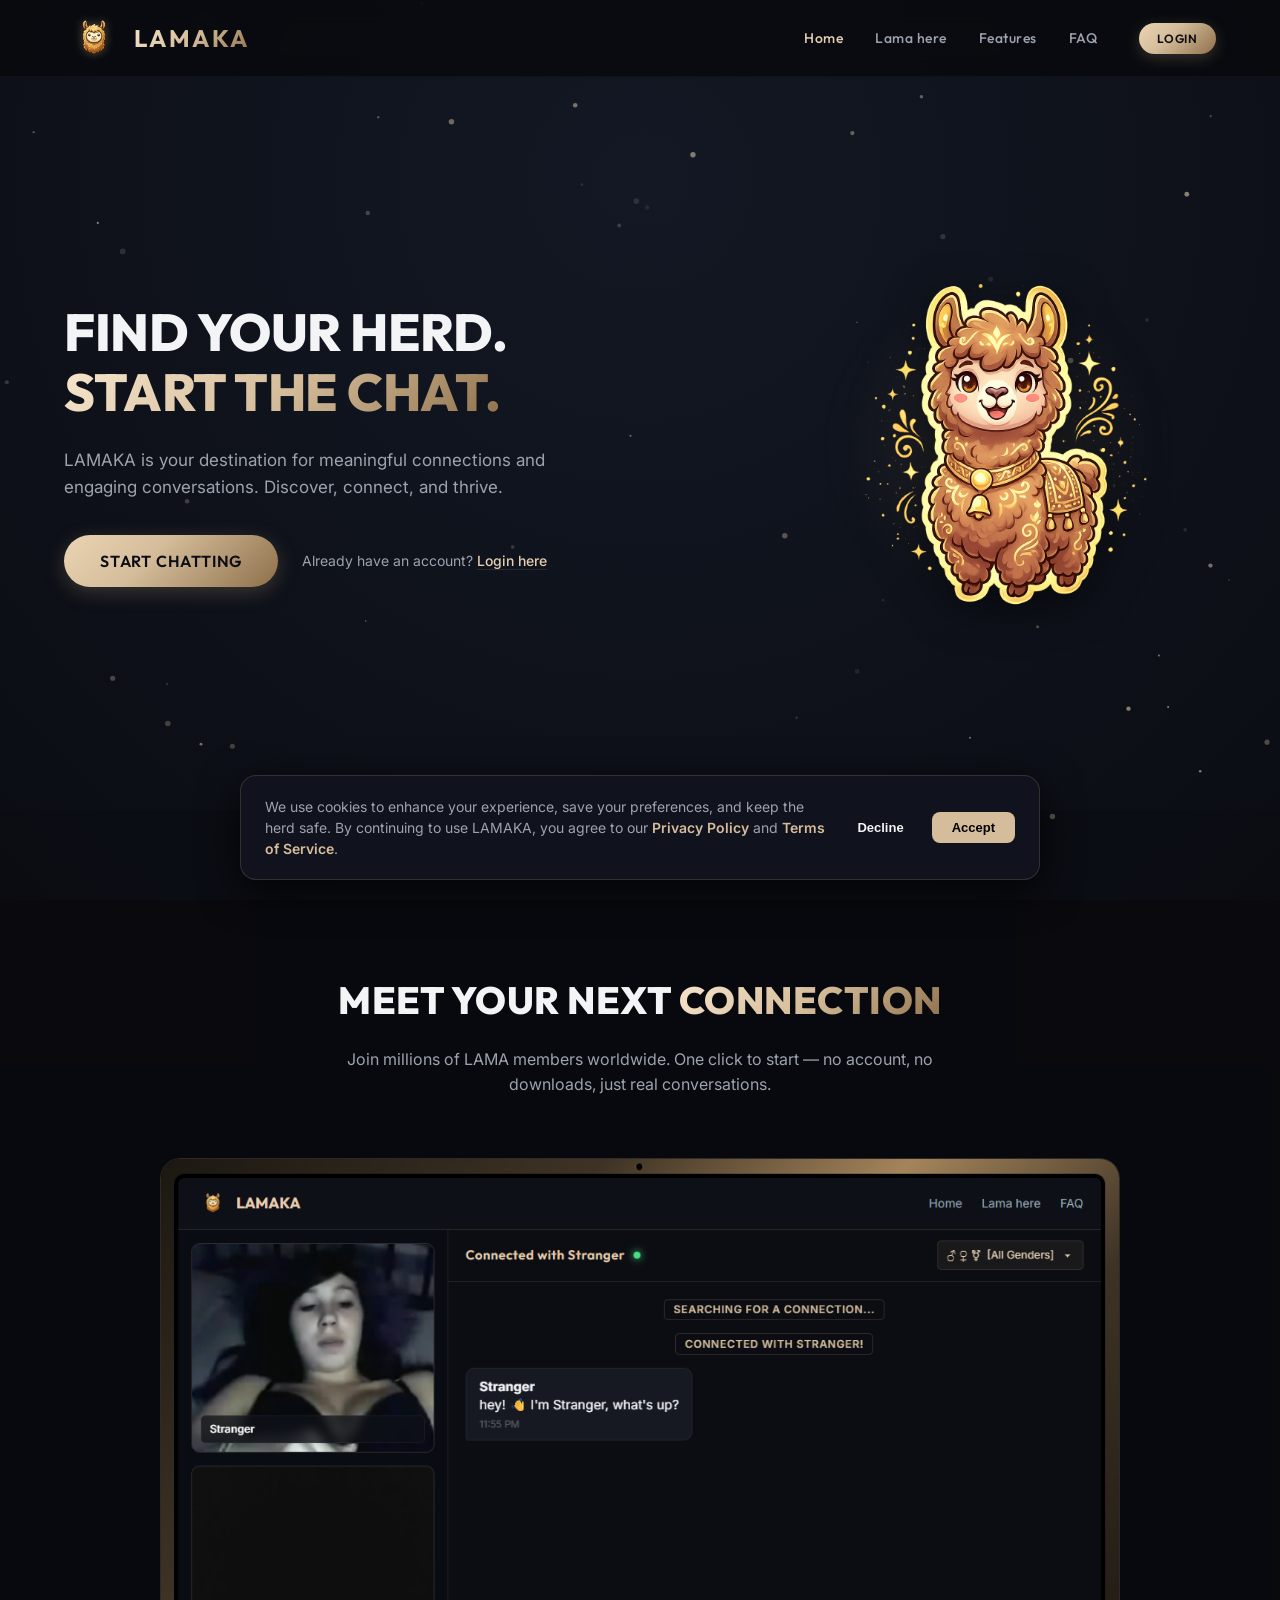
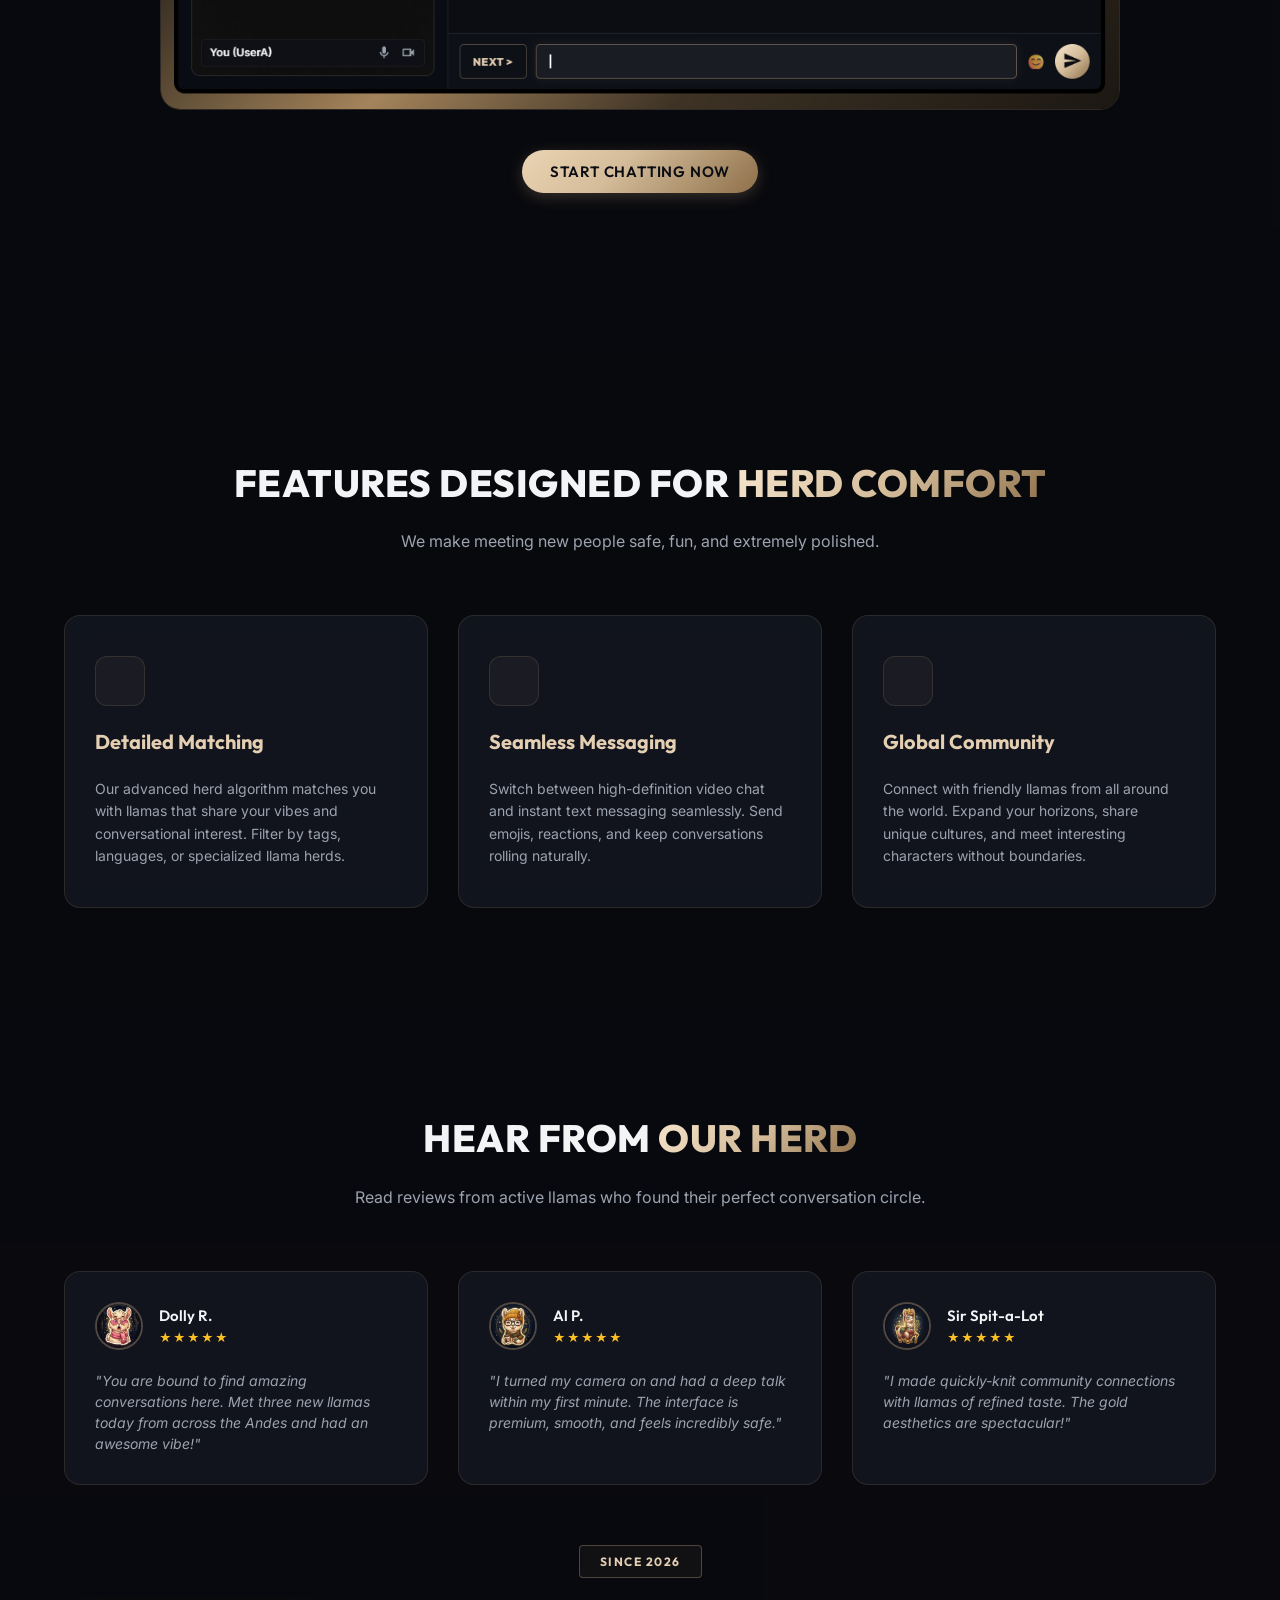
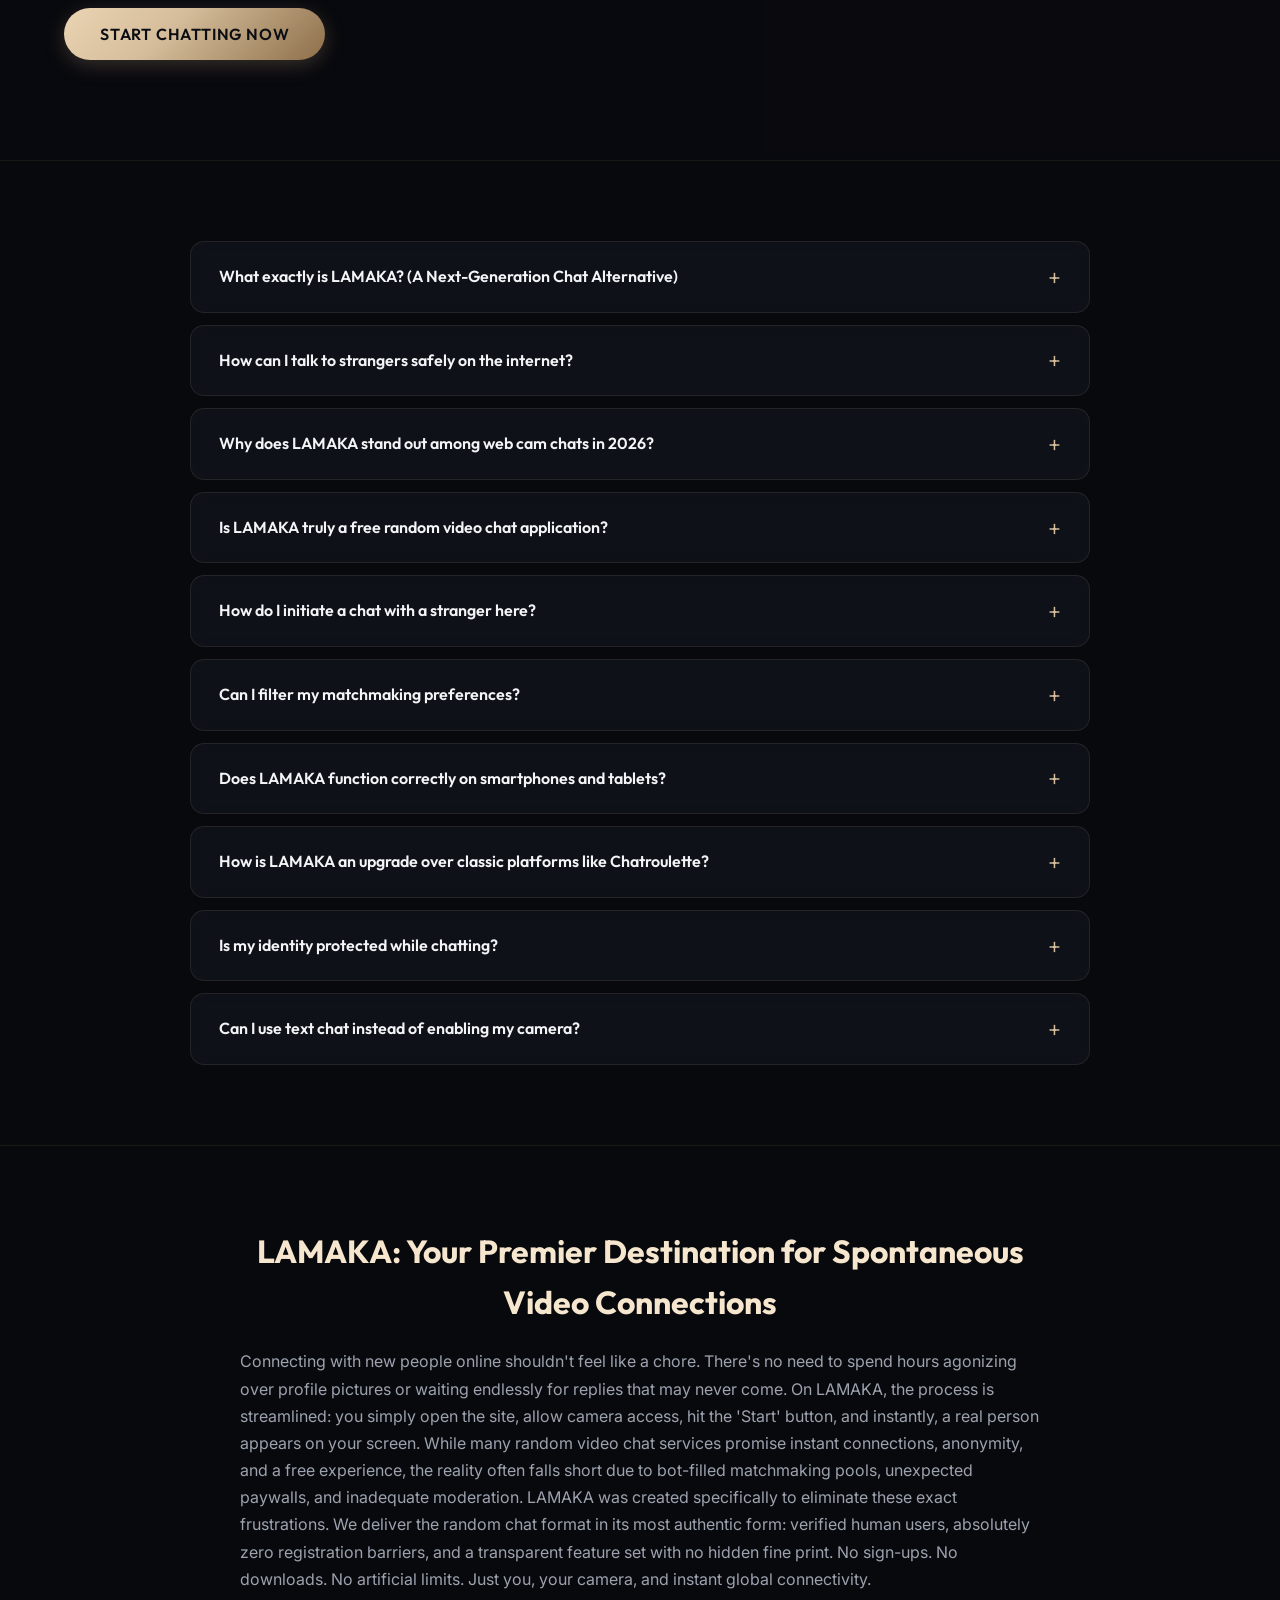
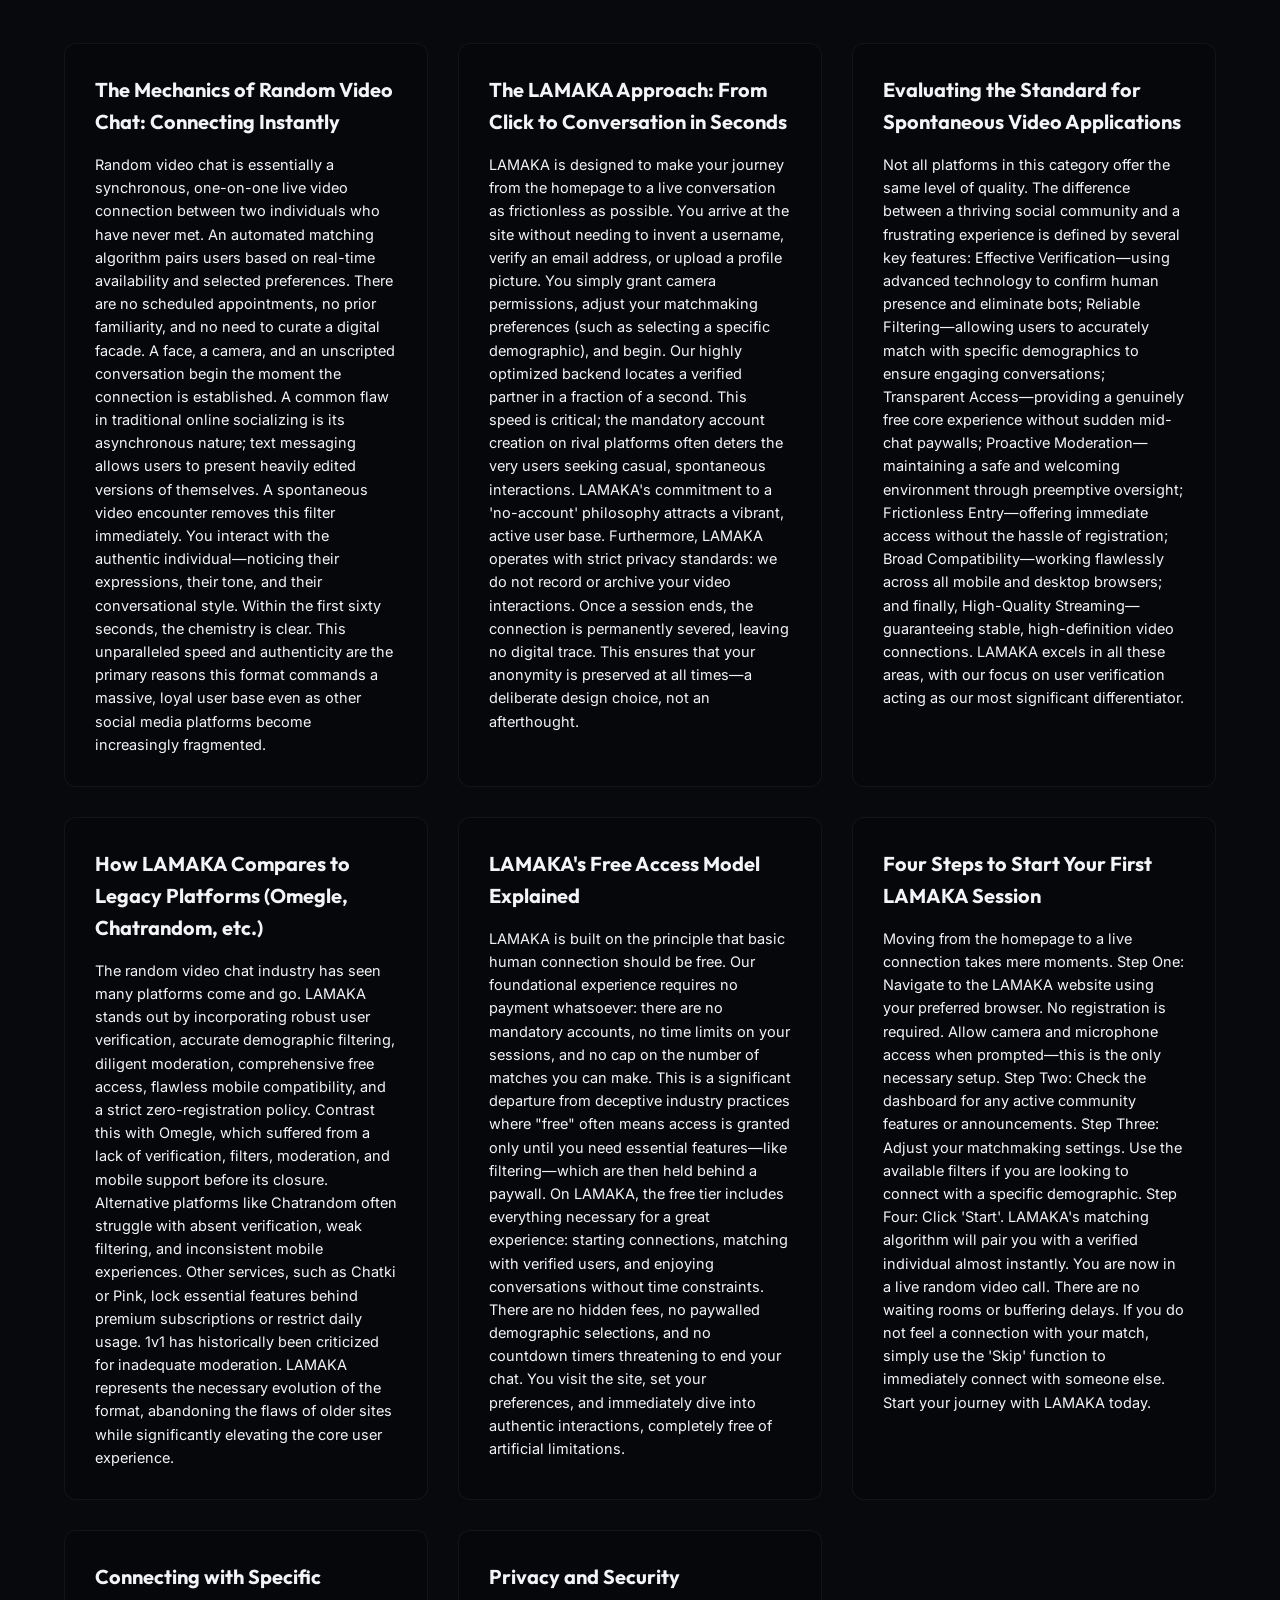
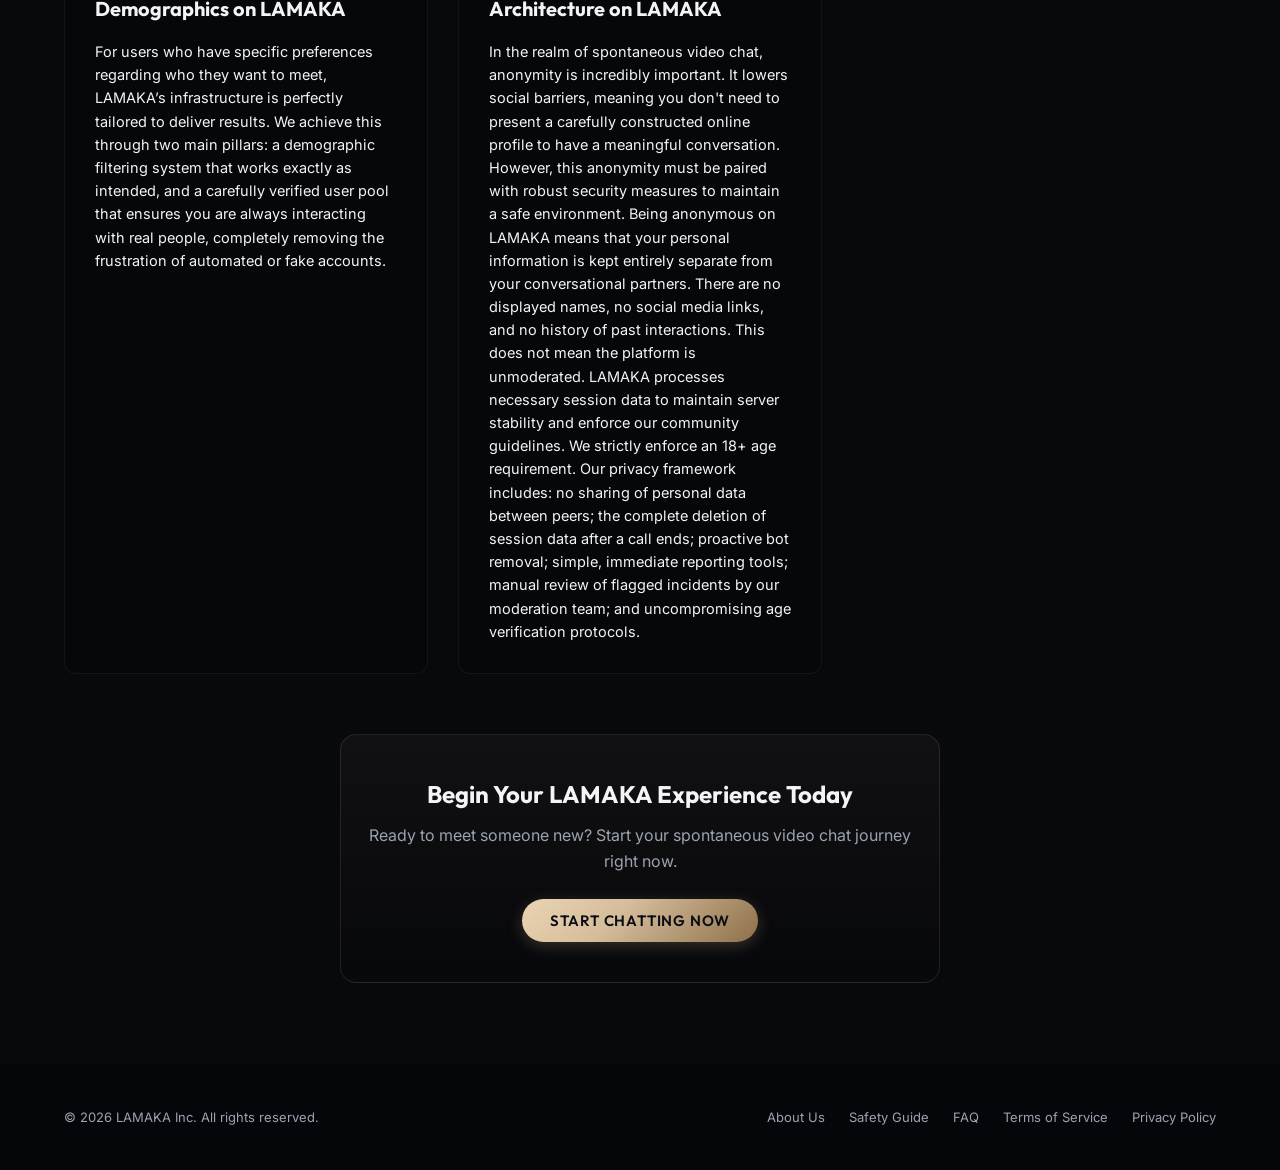
<file: index.html>
<!DOCTYPE html>
<html lang="en">
<head>
  
  <meta charset="UTF-8">
  <meta name="viewport" content="width=device-width, initial-scale=1.0">
  <title>LAMAKA - Live Random Video Chat</title>
  <meta name="description" content="Random video chat with people all around the world. Only verified profiles and no sign up needed! Join us now.">
  <!-- Google Fonts -->
  <link rel="preconnect" href="https://fonts.googleapis.com">
  <link rel="preconnect" href="https://fonts.gstatic.com" crossorigin>
  <link href="https://fonts.googleapis.com/css2?family=Inter:wght@300;400;500;600;700&family=Outfit:wght@400;500;600;700;800&display=swap" rel="stylesheet">
  <!-- Stylesheet -->
  <link rel="stylesheet" href="styles.css">
  <link rel="icon" type="image/png" href="icon.png">
  <script type="application/ld+json">
  {
    "@context": "https://schema.org",
    "@type": "SoftwareApplication",
    "name": "LAMAKA",
    "operatingSystem": "WebBrowser",
    "applicationCategory": "SocialNetworkingApplication",
    "aggregateRating": {
      "@type": "AggregateRating",
      "ratingValue": "4.9",
      "ratingCount": "89234"
    },
    "offers": {
      "@type": "Offer",
      "price": "0",
      "priceCurrency": "USD"
    }
  }
  </script>

</head>
<body>

  <!-- Particle Background -->
  <canvas id="particle-canvas"></canvas>

  <div id="landing-view">
    <!-- Header Navigation -->
    <header class="app-header">
      <div class="container header-container">
        <div class="logo">
          <img src="icon.png" alt="LAMAKA Logo" class="logo-svg">
          <span class="logo-text">LAMAKA</span>
        </div>

        <nav class="nav-links" style="align-items: center;">
          <a href="#hero" class="nav-link active">Home</a>
          <a href="#simulator-section" class="nav-link">Lama here</a>
          <a href="#features" class="nav-link">Features</a>
          <a href="#testimonials" class="nav-link">FAQ</a>
          <button id="navStartChatBtn" class="btn btn-gold-filled" style="padding: 8px 18px; font-size: 12px; margin-left: 10px;" onclick="window.location.href='/login.html'">LOGIN</button>
        </nav>

        <!-- Mobile-only buttons (shown when desktop nav is hidden) -->
        <div class="mobile-nav-btns">
          <button class="btn btn-gold-outline mobile-login-btn" onclick="window.location.href='/login.html'">LOGIN</button>
          <button class="btn btn-gold-filled mobile-signup-btn" onclick="window.location.href='/signup.html'">SIGN UP</button>
        </div>
      </div>
    </header>

  <!-- Hero Section -->
  <section id="hero" class="hero-section">
    <div class="container hero-container">
      <div class="hero-content">
        <h1 class="hero-title">FIND YOUR HERD.<br><span class="gold-gradient-text">START THE CHAT.</span></h1>
        <p class="hero-subtitle">LAMAKA is your destination for meaningful connections and engaging conversations. Discover, connect, and thrive.</p>
        <div class="hero-actions">
            <button id="heroStartChatBtn" class="btn btn-gold-large pulse-effect" style="border:none; cursor:pointer;" onclick="window.location.href='/signup.html'">START CHATTING</button>
          <span class="action-subtext">Already have an account? <a href="/login.html" class="signup-link">Login here</a></span>
        </div>
      </div>
      <div class="hero-image-wrapper">
        <div class="glow-bg"></div>
        <img src="assets/lama_mascot.png" alt="LAMAKA Mascot" class="hero-mascot-img">
      </div>
    </div>
  </section>

  <!-- Platform In Action / Live Simulator Section -->
  <section id="simulator-section" class="simulator-section">
    <div class="container">
      <div class="section-header text-center">
        <h2 class="section-title">MEET YOUR NEXT <span class="gold-gradient-text">CONNECTION</span></h2>
        <p class="section-desc">Join millions of LAMA members worldwide. One click to start — no account, no downloads, just real conversations.</p>
      </div>

      <!-- Hero Landing Image -->
      <div class="landing-image-wrapper">
        <div class="landing-image-glow"></div>
        <img src="assets/lanfing.png" alt="LAMAKA Video Chat Preview" class="landing-preview-img">
      </div>

      <div class="simulator-cta text-center">
        <button id="mainStartChatBtn" class="btn btn-gold-filled pulse-effect" onclick="window.location.href='/signup.html'">START CHATTING NOW</button>
      </div>

    </div>
  </section>

  <!-- Features Grid Section -->
  <section id="features" class="features-section">
    <div class="container">
      <div class="section-header text-center">
        <h2 class="section-title">FEATURES DESIGNED FOR <span class="gold-gradient-text">HERD COMFORT</span></h2>
        <p class="section-desc">We make meeting new people safe, fun, and extremely polished.</p>
      </div>

      <div class="features-grid">
        
        <!-- Feature 1 -->
        <div class="feature-card">
          <div class="feature-icon-wrapper">
            <svg class="feature-icon" viewBox="0 0 24 24" fill="none" stroke="url(#gold-gradient)" stroke-width="2">
              <circle cx="11" cy="11" r="8"></circle>
              <line x1="21" y1="21" x2="16.65" y2="16.65"></line>
              <path d="M11 8v6M8 11h6"></path>
            </svg>
          </div>
          <h3 class="feature-name">Detailed Matching</h3>
          <p class="feature-text">Our advanced herd algorithm matches you with llamas that share your vibes and conversational interest. Filter by tags, languages, or specialized llama herds.</p>
        </div>

        <!-- Feature 2 -->
        <div class="feature-card">
          <div class="feature-icon-wrapper">
            <svg class="feature-icon" viewBox="0 0 24 24" fill="none" stroke="url(#gold-gradient)" stroke-width="2">
              <path d="M21 15a2 2 0 0 1-2 2H7l-4 4V5a2 2 0 0 1 2-2h14a2 2 0 0 1 2 2z"></path>
              <path d="M8 10h8M8 14h6"></path>
            </svg>
          </div>
          <h3 class="feature-name">Seamless Messaging</h3>
          <p class="feature-text">Switch between high-definition video chat and instant text messaging seamlessly. Send emojis, reactions, and keep conversations rolling naturally.</p>
        </div>

        <!-- Feature 3 -->
        <div class="feature-card">
          <div class="feature-icon-wrapper">
            <svg class="feature-icon" viewBox="0 0 24 24" fill="none" stroke="url(#gold-gradient)" stroke-width="2">
              <circle cx="12" cy="12" r="10"></circle>
              <line x1="2" y1="12" x2="22" y2="12"></line>
              <path d="M12 2a15.3 15.3 0 0 1 4 10 15.3 15.3 0 0 1-4 10 15.3 15.3 0 0 1-4-10 15.3 15.3 0 0 1 4-10z"></path>
            </svg>
          </div>
          <h3 class="feature-name">Global Community</h3>
          <p class="feature-text">Connect with friendly llamas from all around the world. Expand your horizons, share unique cultures, and meet interesting characters without boundaries.</p>
        </div>

      </div>
    </div>
  </section>

  <!-- Testimonials Section -->
  <section id="testimonials" class="testimonials-section">
    <div class="container">
      <div class="section-header text-center">
        <h2 class="section-title">HEAR FROM <span class="gold-gradient-text">OUR HERD</span></h2>
        <p class="section-desc">Read reviews from active llamas who found their perfect conversation circle.</p>
      </div>

      <div class="testimonials-grid">
        
        <!-- Review 1 -->
        <div class="testimonial-card">
          <div class="testimonial-header">
            <div class="user-avatar">
              <img src="assets/llama_partner1.png" alt="Dolly">
            </div>
            <div class="user-info">
              <h4 class="user-name">Dolly R.</h4>
              <div class="user-stars">★★★★★</div>
            </div>
          </div>
          <p class="testimonial-quote">"You are bound to find amazing conversations here. Met three new llamas today from across the Andes and had an awesome vibe!"</p>
        </div>

        <!-- Review 2 -->
        <div class="testimonial-card">
          <div class="testimonial-header">
            <div class="user-avatar">
              <img src="assets/llama_partner2.png" alt="Al">
            </div>
            <div class="user-info">
              <h4 class="user-name">Al P.</h4>
              <div class="user-stars">★★★★★</div>
            </div>
          </div>
          <p class="testimonial-quote">"I turned my camera on and had a deep talk within my first minute. The interface is premium, smooth, and feels incredibly safe."</p>
        </div>

        <!-- Review 3 -->
        <div class="testimonial-card">
          <div class="testimonial-header">
            <div class="user-avatar">
              <img src="assets/llama_partner3.png" alt="Sir Spit">
            </div>
            <div class="user-info">
              <h4 class="user-name">Sir Spit-a-Lot</h4>
              <div class="user-stars">★★★★★</div>
            </div>
          </div>
          <p class="testimonial-quote">"I made quickly-knit community connections with llamas of refined taste. The gold aesthetics are spectacular!"</p>
        </div>

      </div>

      <div class="since-badge-container text-center">
        <span class="since-badge">SINCE 2026</span>
      </div>

      <div class="cta-actions" style="margin-top: 30px;">
        <button id="bottomStartChatBtn" class="btn btn-gold-large pulse-effect" style="border:none; cursor:pointer;" onclick="window.location.href='/login.html'">START CHATTING NOW</button>
      </div>
    </div>
  </section>

  <!-- SEO Accordion Section -->
  <section id="faq-accordion" class="seo-section">
    <div class="container">
      <div class="seo-accordion-container">
        
        <details class="seo-accordion">
          <summary>What exactly is LAMAKA? (A Next-Generation Chat Alternative)</summary>
          <div class="seo-accordion-content">
            <p>LAMAKA represents a massive leap forward in the world of <strong>free online random video chat</strong>. Following the shutdown of legacy platforms, people everywhere began searching for a reliable, fast, and high-quality <strong>Omegle alternative</strong> that places user safety and stream quality above all else. LAMAKA steps up to the plate by providing instantaneous, peer-to-peer webcam connections with individuals across the globe. Our highly optimized matching system connects you with new people in a matter of seconds.</p>
            <p>Whether you're looking to <em>talk to strangers online</em> to pass the time, improve your skills in a new language, or forge genuine friendships, LAMAKA delivers an immersive, full-screen video experience. There is absolutely no need to install third-party applications or questionable browser extensions—our service operates natively and smoothly within your favorite web browser (such as Chrome, Edge, Safari, or Firefox). Take advantage of our intuitive filtering to curate your experience. Join a rapidly growing community on the most reliable <strong>random video chat platform of 2026</strong>.</p>
          </div>
        </details>

        <details class="seo-accordion">
          <summary>How can I talk to strangers safely on the internet?</summary>
          <div class="seo-accordion-content">
            <p>Your digital safety is the core foundation of our platform. When engaging in a <strong>free webcam chat</strong>, it's vital to know that your privacy is being respected. LAMAKA utilizes modern WebRTC encryption protocols for all video and audio streams, guaranteeing that your real-time conversations cannot be intercepted. Furthermore, we maintain a strict policy of never recording or archiving your video feeds. As a leading <strong>anonymous chat site</strong>, we empower you to meet new people without ever requiring an account or personal identifiable information.</p>
            <p>To maximize your safety when using any <em>stranger cam chat</em> service, we strongly recommend following standard internet safety guidelines: never disclose your real name, physical address, or financial details. Should you encounter a user who violates our community standards, you can rely on our instantaneous reporting and blocking features. Our dedicated moderation protocols actively work to keep LAMAKA the safest and most enjoyable <strong>random video chat</strong> destination available.</p>
          </div>
        </details>

        <details class="seo-accordion">
          <summary>Why does LAMAKA stand out among web cam chats in 2026?</summary>
          <div class="seo-accordion-content">
            <p>We engineered LAMAKA specifically to resolve the chronic issues that plagued older chat roulette-style websites. While competing services often struggle with severe video lag, disruptive advertisements, and unmoderated bot activity, LAMAKA provides a streamlined, premium user interface designed for seamless interaction. Our <strong>video chat room</strong> infrastructure leverages the latest advancements in web technology to ensure you receive crystal-clear, zero-latency 1080p video whenever your connection allows.</p>
            <p>Additionally, our intelligent matching network connects users based on real-time availability and selected preferences. Whether you want a lighthearted chat, a profound late-night conversation, or just a quick hello, you are always just a single click away from a genuine human connection. LAMAKA isn't merely another <em>chat app</em>; it's a dynamic, worldwide network of real people.</p>
          </div>
        </details>

        <details class="seo-accordion">
          <summary>Is LAMAKA truly a free random video chat application?</summary>
          <div class="seo-accordion-content">
            <p>Yes, without a doubt! LAMAKA operates as a fully <strong>free random video chat app</strong> for its core functionality. We do not enforce hidden charges, nor do we lock the ability to talk to people behind a mandatory paywall. We are passionate about keeping global communication open and accessible to everyone. You are granted immediate access to high-definition <strong>live video chat</strong> with strangers at no cost.</p>
          </div>
        </details>

        <details class="seo-accordion">
          <summary>How do I initiate a chat with a stranger here?</summary>
          <div class="seo-accordion-content">
            <p>Jumping into a conversation on LAMAKA is incredibly straightforward. You will not be prompted to download desktop software or go through a lengthy registration process. Simply hit the "Start Chatting" button on our homepage, grant your web browser permission to access your microphone and camera, and our servers will immediately connect you with a random user. It is, by far, the most efficient way to <strong>meet new people online</strong> and dive headfirst into a <strong>stranger video call</strong>.</p>
          </div>
        </details>

        <details class="seo-accordion">
          <summary>Can I filter my matchmaking preferences?</summary>
          <div class="seo-accordion-content">
            <p>Absolutely. While the core excitement of the platform is the unpredictability of a <strong>random chat with strangers</strong>, we understand the importance of finding the right connection. LAMAKA provides robust demographic and interest-based filters. You can use these tools to specify exactly who you want to meet, tailoring your <strong>stranger cam</strong> experience to your current mood and increasing the likelihood of a memorable conversation.</p>
          </div>
        </details>

        <details class="seo-accordion">
          <summary>Does LAMAKA function correctly on smartphones and tablets?</summary>
          <div class="seo-accordion-content">
            <p>Yes! LAMAKA is flawlessly optimized for all mobile devices. You are not required to search for us in the App Store or Google Play. Whether you are browsing on an iPhone, iPad, or an Android smartphone, simply typing our URL into your mobile browser unlocks a perfect <strong>mobile video chat</strong> experience. You can seamlessly converse with fascinating individuals on the go, without sacrificing video quality or interface responsiveness.</p>
          </div>
        </details>

        <details class="seo-accordion">
          <summary>How is LAMAKA an upgrade over classic platforms like Chatroulette?</summary>
          <div class="seo-accordion-content">
            <p>LAMAKA represents the next logical step for users seeking <strong>chat roulette alternatives</strong>. Legacy sites often suffer from outdated user interfaces, frequent disconnections, and notoriously poor moderation. In contrast, LAMAKA boasts a sleek, modern aesthetic, utilizes cutting-edge WebRTC technology for stable connections, and employs advanced moderation techniques. This ensures a significantly upgraded, safer, and far more enjoyable <strong>webcam chat</strong> environment.</p>
          </div>
        </details>

        <details class="seo-accordion">
          <summary>Is my identity protected while chatting?</summary>
          <div class="seo-accordion-content">
            <p>Yes, LAMAKA is designed from the ground up as a strictly <strong>anonymous video chat</strong> platform. We do not require you to input your name, email address, or any other personal details to use our service. Your identity remains entirely hidden unless you voluntarily share information with your chat partner. We advocate for maintaining this anonymity to ensure a secure, pressure-free <strong>faceless chat</strong> experience for all users.</p>
          </div>
        </details>

        <details class="seo-accordion">
          <summary>Can I use text chat instead of enabling my camera?</summary>
          <div class="seo-accordion-content">
            <p>While the primary focus of LAMAKA is on <strong>live video connections</strong>, we know that users appreciate flexibility. Our platform features a fully integrated text messaging interface that operates alongside the video window. You can comfortably type messages, use emojis, and enjoy a complete <strong>digital chat room</strong> experience, even if you choose to mute your microphone or turn off your webcam entirely.</p>
          </div>
        </details>

      </div>
    </div>
  </section>




  </div> <!-- End #landing-view -->

  <!-- SEO & Content Section -->
  <section id="seo-deep-dive" class="seo-section">
    <div class="container">
      <div class="seo-header text-center">
        <h2 class="seo-title">LAMAKA: Your Premier Destination for Spontaneous Video Connections</h2>
        <p class="seo-intro">Connecting with new people online shouldn't feel like a chore. There's no need to spend hours agonizing over profile pictures or waiting endlessly for replies that may never come. On LAMAKA, the process is streamlined: you simply open the site, allow camera access, hit the 'Start' button, and instantly, a real person appears on your screen. While many random video chat services promise instant connections, anonymity, and a free experience, the reality often falls short due to bot-filled matchmaking pools, unexpected paywalls, and inadequate moderation. LAMAKA was created specifically to eliminate these exact frustrations. We deliver the random chat format in its most authentic form: verified human users, absolutely zero registration barriers, and a transparent feature set with no hidden fine print. No sign-ups. No downloads. No artificial limits. Just you, your camera, and instant global connectivity.</p>
      </div>

      <div class="seo-grid">
        <div class="seo-card">
          <h3>The Mechanics of Random Video Chat: Connecting Instantly</h3>
          <p>Random video chat is essentially a synchronous, one-on-one live video connection between two individuals who have never met. An automated matching algorithm pairs users based on real-time availability and selected preferences. There are no scheduled appointments, no prior familiarity, and no need to curate a digital facade. A face, a camera, and an unscripted conversation begin the moment the connection is established. A common flaw in traditional online socializing is its asynchronous nature; text messaging allows users to present heavily edited versions of themselves. A spontaneous video encounter removes this filter immediately. You interact with the authentic individual—noticing their expressions, their tone, and their conversational style. Within the first sixty seconds, the chemistry is clear. This unparalleled speed and authenticity are the primary reasons this format commands a massive, loyal user base even as other social media platforms become increasingly fragmented.</p>
        </div>

        <div class="seo-card">
          <h3>The LAMAKA Approach: From Click to Conversation in Seconds</h3>
          <p>LAMAKA is designed to make your journey from the homepage to a live conversation as frictionless as possible. You arrive at the site without needing to invent a username, verify an email address, or upload a profile picture. You simply grant camera permissions, adjust your matchmaking preferences (such as selecting a specific demographic), and begin. Our highly optimized backend locates a verified partner in a fraction of a second. This speed is critical; the mandatory account creation on rival platforms often deters the very users seeking casual, spontaneous interactions. LAMAKA's commitment to a 'no-account' philosophy attracts a vibrant, active user base. Furthermore, LAMAKA operates with strict privacy standards: we do not record or archive your video interactions. Once a session ends, the connection is permanently severed, leaving no digital trace. This ensures that your anonymity is preserved at all times—a deliberate design choice, not an afterthought.</p>
        </div>

        <div class="seo-card">
          <h3>Evaluating the Standard for Spontaneous Video Applications</h3>
          <p>Not all platforms in this category offer the same level of quality. The difference between a thriving social community and a frustrating experience is defined by several key features: Effective Verification—using advanced technology to confirm human presence and eliminate bots; Reliable Filtering—allowing users to accurately match with specific demographics to ensure engaging conversations; Transparent Access—providing a genuinely free core experience without sudden mid-chat paywalls; Proactive Moderation—maintaining a safe and welcoming environment through preemptive oversight; Frictionless Entry—offering immediate access without the hassle of registration; Broad Compatibility—working flawlessly across all mobile and desktop browsers; and finally, High-Quality Streaming—guaranteeing stable, high-definition video connections. LAMAKA excels in all these areas, with our focus on user verification acting as our most significant differentiator.</p>
        </div>

        <div class="seo-card">
          <h3>How LAMAKA Compares to Legacy Platforms (Omegle, Chatrandom, etc.)</h3>
          <p>The random video chat industry has seen many platforms come and go. LAMAKA stands out by incorporating robust user verification, accurate demographic filtering, diligent moderation, comprehensive free access, flawless mobile compatibility, and a strict zero-registration policy. Contrast this with Omegle, which suffered from a lack of verification, filters, moderation, and mobile support before its closure. Alternative platforms like Chatrandom often struggle with absent verification, weak filtering, and inconsistent mobile experiences. Other services, such as Chatki or Pink, lock essential features behind premium subscriptions or restrict daily usage. 1v1 has historically been criticized for inadequate moderation. LAMAKA represents the necessary evolution of the format, abandoning the flaws of older sites while significantly elevating the core user experience.</p>
        </div>

        <div class="seo-card">
          <h3>LAMAKA's Free Access Model Explained</h3>
          <p>LAMAKA is built on the principle that basic human connection should be free. Our foundational experience requires no payment whatsoever: there are no mandatory accounts, no time limits on your sessions, and no cap on the number of matches you can make. This is a significant departure from deceptive industry practices where "free" often means access is granted only until you need essential features—like filtering—which are then held behind a paywall. On LAMAKA, the free tier includes everything necessary for a great experience: starting connections, matching with verified users, and enjoying conversations without time constraints. There are no hidden fees, no paywalled demographic selections, and no countdown timers threatening to end your chat. You visit the site, set your preferences, and immediately dive into authentic interactions, completely free of artificial limitations.</p>
        </div>

        <div class="seo-card">
          <h3>Four Steps to Start Your First LAMAKA Session</h3>
          <p>Moving from the homepage to a live connection takes mere moments. Step One: Navigate to the LAMAKA website using your preferred browser. No registration is required. Allow camera and microphone access when prompted—this is the only necessary setup. Step Two: Check the dashboard for any active community features or announcements. Step Three: Adjust your matchmaking settings. Use the available filters if you are looking to connect with a specific demographic. Step Four: Click 'Start'. LAMAKA's matching algorithm will pair you with a verified individual almost instantly. You are now in a live random video call. There are no waiting rooms or buffering delays. If you do not feel a connection with your match, simply use the 'Skip' function to immediately connect with someone else. Start your journey with LAMAKA today.</p>
        </div>

        <div class="seo-card">
          <h3>Connecting with Specific Demographics on LAMAKA</h3>
          <p>For users who have specific preferences regarding who they want to meet, LAMAKA’s infrastructure is perfectly tailored to deliver results. We achieve this through two main pillars: a demographic filtering system that works exactly as intended, and a carefully verified user pool that ensures you are always interacting with real people, completely removing the frustration of automated or fake accounts.</p>
        </div>

        <div class="seo-card">
          <h3>Privacy and Security Architecture on LAMAKA</h3>
          <p>In the realm of spontaneous video chat, anonymity is incredibly important. It lowers social barriers, meaning you don't need to present a carefully constructed online profile to have a meaningful conversation. However, this anonymity must be paired with robust security measures to maintain a safe environment. Being anonymous on LAMAKA means that your personal information is kept entirely separate from your conversational partners. There are no displayed names, no social media links, and no history of past interactions. This does not mean the platform is unmoderated. LAMAKA processes necessary session data to maintain server stability and enforce our community guidelines. We strictly enforce an 18+ age requirement. Our privacy framework includes: no sharing of personal data between peers; the complete deletion of session data after a call ends; proactive bot removal; simple, immediate reporting tools; manual review of flagged incidents by our moderation team; and uncompromising age verification protocols.</p>
        </div>
      </div>

      <div class="seo-cta text-center">
        <h3>Begin Your LAMAKA Experience Today</h3>
        <p>Ready to meet someone new? Start your spontaneous video chat journey right now.</p>
        <button class="btn btn-gold-filled pulse-effect" onclick="document.getElementById('heroStartChatBtn').click()">START CHATTING NOW</button>
      </div>
    </div>
  </section>


  <!-- Footer Section -->
  <footer class="app-footer">
    <div class="container footer-container">
      <div class="footer-left">
        <span class="copyright">© 2026 LAMAKA Inc. All rights reserved.</span>
      </div>
      <div class="footer-right">
        <a href="/about.html" class="footer-link">About Us</a>
        <a href="/safety.html" class="footer-link">Safety Guide</a>
        <a href="/faq.html" class="footer-link">FAQ</a>
        <a href="/terms.html" class="footer-link">Terms of Service</a>
        <a href="/privacy.html" class="footer-link">Privacy Policy</a>
      </div>
    </div>
  </footer>

  <script src="app.js"></script>
</body>
</html>
</file>
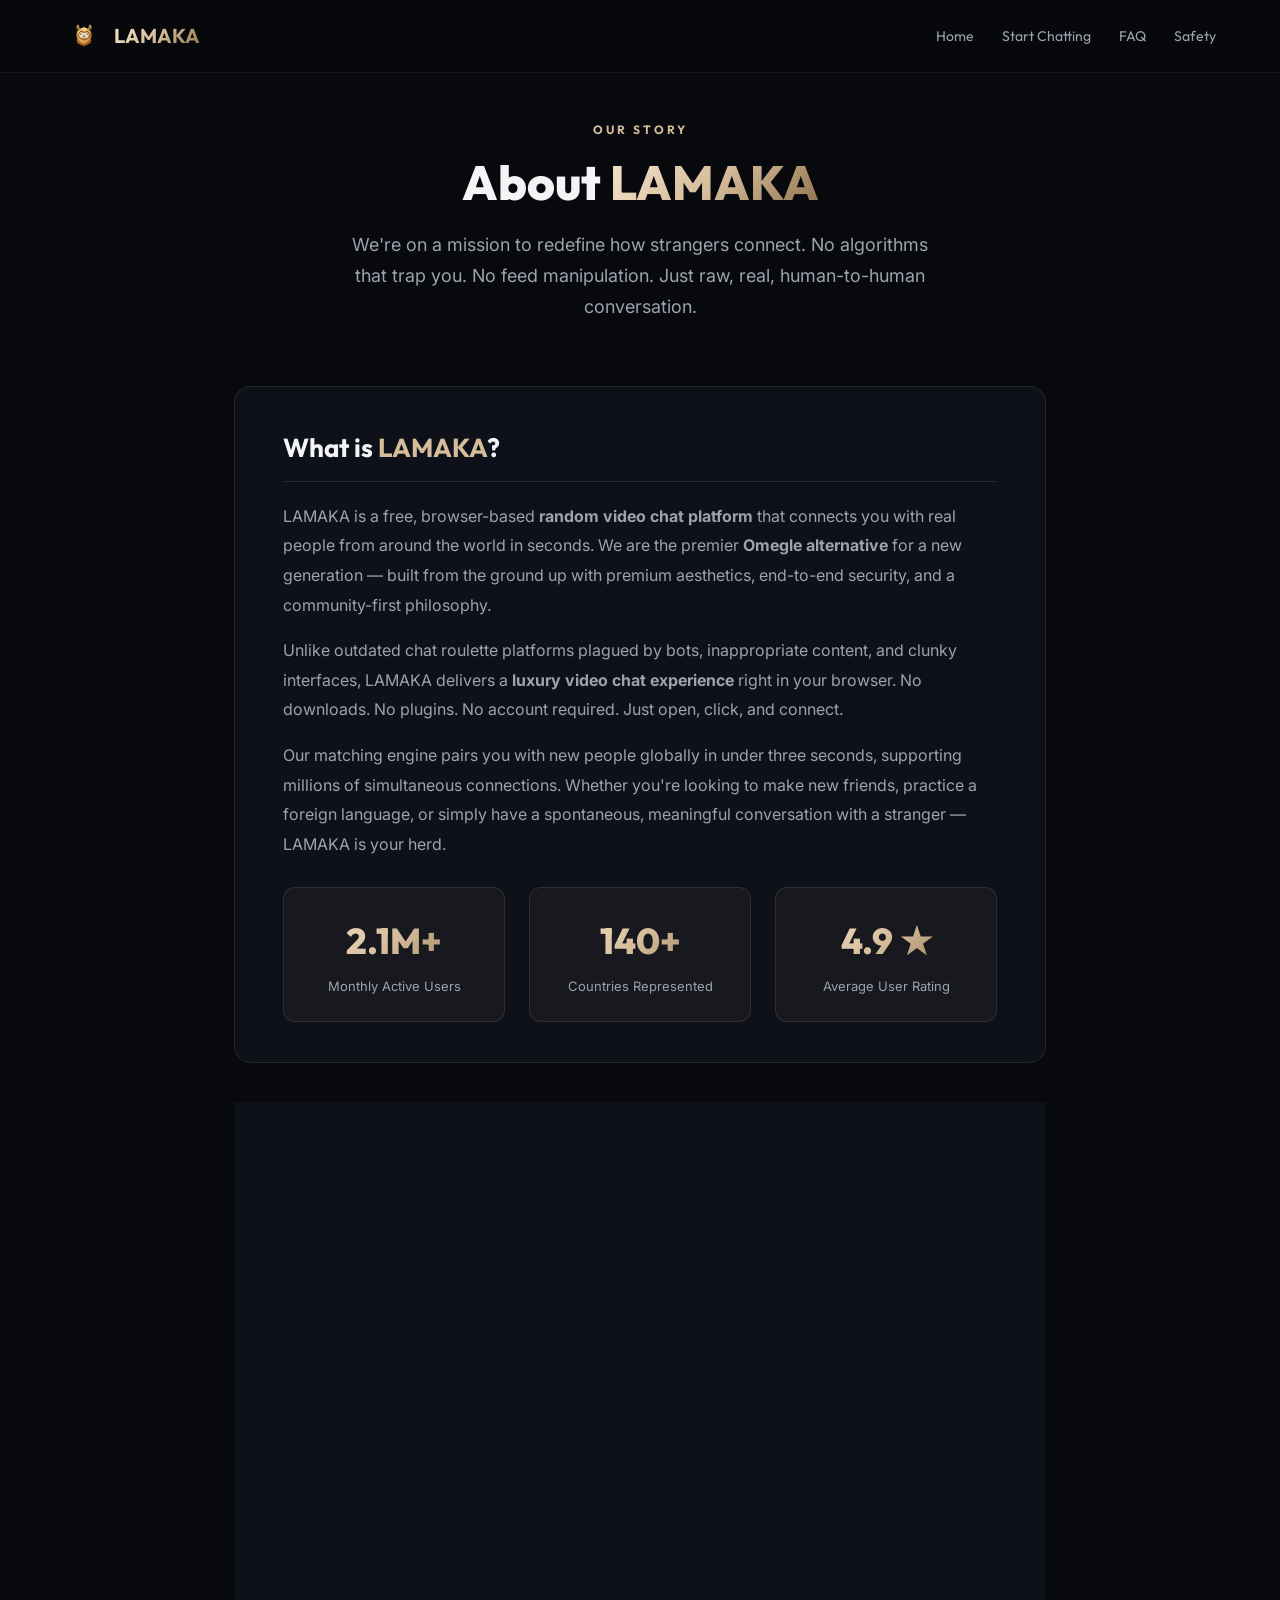
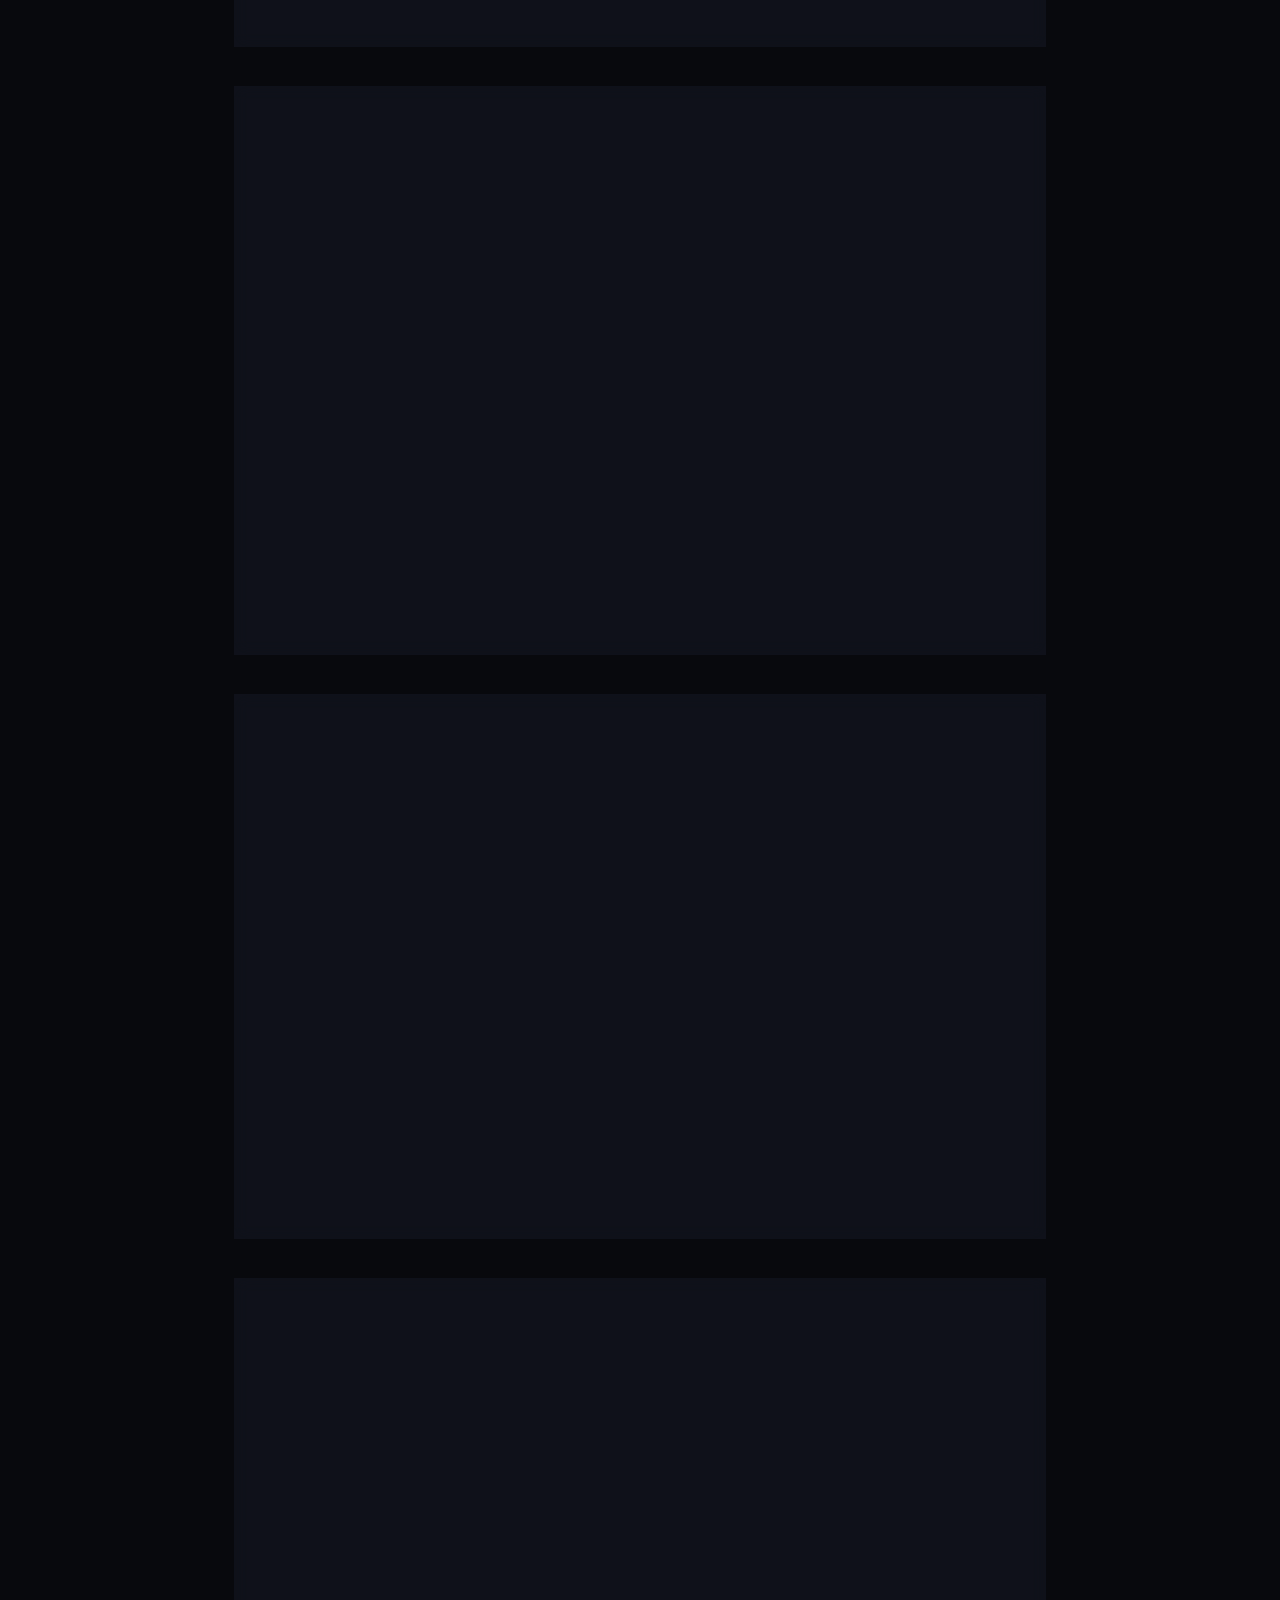
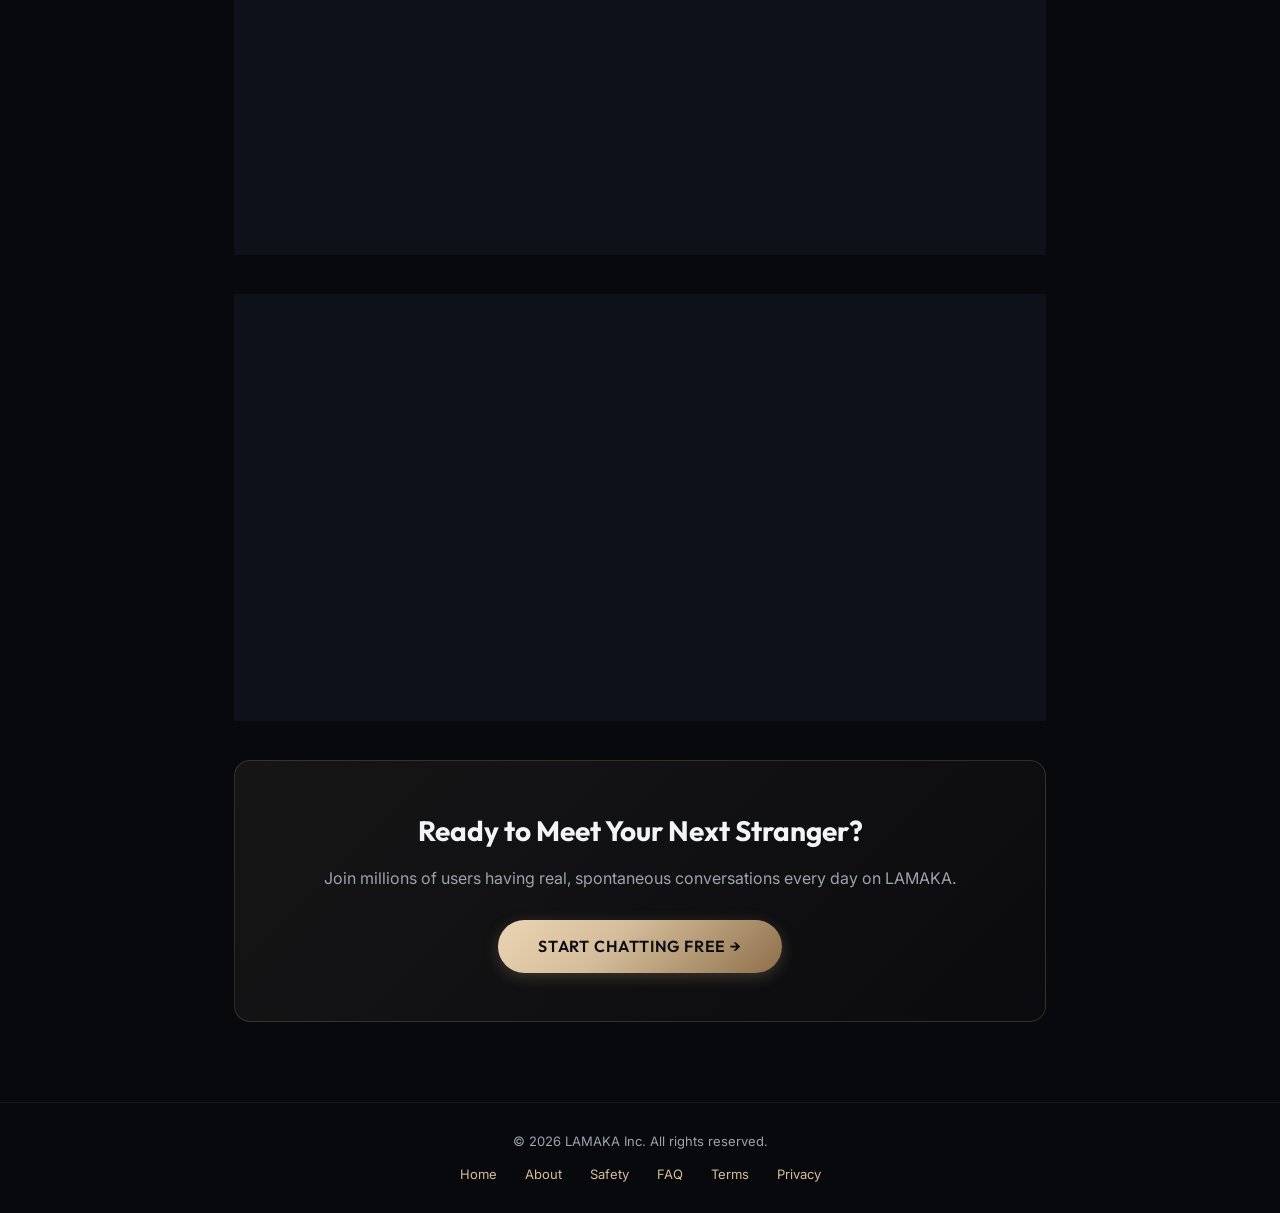
<file: about.html>
<!DOCTYPE html>
<html lang="en">
<head>
  <meta charset="UTF-8">
  <meta name="viewport" content="width=device-width, initial-scale=1.0">
  <title>About LAMAKA – The World's Best Free Random Video Chat Platform</title>
  <meta name="description" content="Learn about LAMAKA – the premium Omegle alternative redefining random video chat. Discover our mission, story, and commitment to safe, anonymous stranger chat worldwide.">
  <link rel="preconnect" href="https://fonts.googleapis.com">
  <link rel="preconnect" href="https://fonts.gstatic.com" crossorigin>
  <link href="https://fonts.googleapis.com/css2?family=Inter:wght@300;400;500;600;700&family=Outfit:wght@400;500;600;700;800&display=swap" rel="stylesheet">
  <link rel="stylesheet" href="styles.css">
  <link rel="icon" type="image/png" href="icon.png">
  <script type="application/ld+json">
  {
    "@context": "https://schema.org",
    "@type": "AboutPage",
    "name": "About LAMAKA",
    "description": "LAMAKA is a free random video chat platform – the ultimate Omegle alternative.",
    "url": "https://lamaka.chat/about"
  }
  </script>
  <style>
    .static-page {
      min-height: 100vh;
      padding: 120px 0 80px;
    }
    .static-page .container {
      max-width: 860px;
    }
    .page-hero {
      text-align: center;
      margin-bottom: 64px;
    }
    .page-hero-eyebrow {
      font-family: var(--font-heading);
      font-size: 12px;
      font-weight: 700;
      letter-spacing: 3px;
      color: var(--gold-primary);
      text-transform: uppercase;
      margin-bottom: 16px;
    }
    .page-hero-title {
      font-family: var(--font-heading);
      font-size: 48px;
      font-weight: 800;
      line-height: 1.15;
      color: var(--text-primary);
      margin-bottom: 20px;
    }
    .page-hero-subtitle {
      font-size: 18px;
      color: var(--text-secondary);
      max-width: 600px;
      margin: 0 auto;
      line-height: 1.7;
    }
    .article-body {
      display: flex;
      flex-direction: column;
      gap: 40px;
    }
    .article-section {
      background: rgba(20,24,35,0.6);
      border: 1px solid rgba(197,168,128,0.12);
      border-radius: 16px;
      padding: 40px 48px;
      backdrop-filter: blur(8px);
    }
    .article-section h2 {
      font-family: var(--font-heading);
      font-size: 26px;
      font-weight: 700;
      color: var(--text-primary);
      margin-bottom: 20px;
      padding-bottom: 12px;
      border-bottom: 1px solid rgba(197,168,128,0.15);
    }
    .article-section h2 span { color: var(--gold-primary); }
    .article-section p {
      font-size: 16px;
      line-height: 1.85;
      color: var(--text-secondary);
      margin-bottom: 16px;
    }
    .article-section p:last-child { margin-bottom: 0; }
    .article-section ul {
      margin: 16px 0 16px 20px;
      display: flex;
      flex-direction: column;
      gap: 10px;
    }
    .article-section ul li {
      font-size: 15px;
      line-height: 1.7;
      color: var(--text-secondary);
    }
    .article-section ul li::marker { color: var(--gold-primary); }
    .stat-grid {
      display: grid;
      grid-template-columns: repeat(3, 1fr);
      gap: 24px;
      margin-top: 28px;
    }
    .stat-card {
      background: rgba(197,168,128,0.05);
      border: 1px solid rgba(197,168,128,0.15);
      border-radius: 12px;
      padding: 24px;
      text-align: center;
    }
    .stat-number {
      font-family: var(--font-heading);
      font-size: 36px;
      font-weight: 800;
      background: linear-gradient(135deg, #f7e6ce 0%, #d5bd9b 50%, #8e704a 100%);
      -webkit-background-clip: text;
      -webkit-text-fill-color: transparent;
      background-clip: text;
    }
    .stat-label {
      font-size: 13px;
      color: var(--text-secondary);
      margin-top: 6px;
    }
    .cta-block {
      text-align: center;
      padding: 48px;
      background: linear-gradient(135deg, rgba(197,168,128,0.08) 0%, rgba(197,168,128,0.02) 100%);
      border: 1px solid rgba(197,168,128,0.2);
      border-radius: 16px;
    }
    .cta-block h2 {
      font-family: var(--font-heading);
      font-size: 28px;
      font-weight: 700;
      color: var(--text-primary);
      margin-bottom: 12px;
    }
    .cta-block p {
      font-size: 16px;
      color: var(--text-secondary);
      margin-bottom: 28px;
    }
    /* Shared header */
    .static-header {
      position: fixed; top: 0; left: 0; width: 100%;
      padding: 16px 0; z-index: 100;
      background: rgba(8,9,13,0.92);
      backdrop-filter: blur(14px);
      border-bottom: 1px solid rgba(197,168,128,0.1);
    }
    .static-header .container {
      max-width: 1200px;
      display: flex; justify-content: space-between; align-items: center;
    }
    .static-header .logo { display: flex; align-items: center; gap: 10px; text-decoration: none; }
    .static-header .logo img { width: 40px; height: 40px; object-fit: contain; }
    .static-header .logo span {
      font-family: var(--font-heading); font-weight: 700; font-size: 20px;
      background: linear-gradient(135deg, #f7e6ce 0%, #d5bd9b 50%, #8e704a 100%);
      -webkit-background-clip: text; -webkit-text-fill-color: transparent; background-clip: text;
    }
    .static-header nav { display: flex; gap: 28px; }
    .static-header nav a {
      font-family: var(--font-heading); font-size: 14px; color: var(--text-secondary);
      text-decoration: none; transition: color 0.2s;
    }
    .static-header nav a:hover { color: var(--text-gold); }
    /* footer */
    .static-footer {
      background: rgba(8,9,13,0.9);
      border-top: 1px solid rgba(197,168,128,0.1);
      padding: 28px 0;
      text-align: center;
      font-size: 13px;
      color: var(--text-secondary);
    }
    .static-footer a { color: var(--gold-primary); text-decoration: none; margin: 0 12px; }
    .static-footer a:hover { text-decoration: underline; }
  </style>
</head>
<body>

<header class="static-header">
  <div class="container">
    <a href="/" class="logo">
      <img src="icon.png" alt="LAMAKA Logo">
      <span>LAMAKA</span>
    </a>
    <nav>
      <a href="/">Home</a>
      <a href="/chat">Start Chatting</a>
      <a href="/faq">FAQ</a>
      <a href="/safety">Safety</a>
    </nav>
  </div>
</header>

<main class="static-page">
  <div class="container">
    
    <div class="page-hero">
      <p class="page-hero-eyebrow">Our Story</p>
      <h1 class="page-hero-title">About <span style="background: linear-gradient(135deg,#f7e6ce,#d5bd9b,#8e704a);-webkit-background-clip:text;-webkit-text-fill-color:transparent;background-clip:text;">LAMAKA</span></h1>
      <p class="page-hero-subtitle">We're on a mission to redefine how strangers connect. No algorithms that trap you. No feed manipulation. Just raw, real, human-to-human conversation.</p>
    </div>

    <div class="article-body">

      <div class="article-section">
        <h2>What is <span>LAMAKA</span>?</h2>
        <p>LAMAKA is a free, browser-based <strong>random video chat platform</strong> that connects you with real people from around the world in seconds. We are the premier <strong>Omegle alternative</strong> for a new generation — built from the ground up with premium aesthetics, end-to-end security, and a community-first philosophy.</p>
        <p>Unlike outdated chat roulette platforms plagued by bots, inappropriate content, and clunky interfaces, LAMAKA delivers a <strong>luxury video chat experience</strong> right in your browser. No downloads. No plugins. No account required. Just open, click, and connect.</p>
        <p>Our matching engine pairs you with new people globally in under three seconds, supporting millions of simultaneous connections. Whether you're looking to make new friends, practice a foreign language, or simply have a spontaneous, meaningful conversation with a stranger — LAMAKA is your herd.</p>
        <div class="stat-grid">
          <div class="stat-card">
            <div class="stat-number">2.1M+</div>
            <div class="stat-label">Monthly Active Users</div>
          </div>
          <div class="stat-card">
            <div class="stat-number">140+</div>
            <div class="stat-label">Countries Represented</div>
          </div>
          <div class="stat-card">
            <div class="stat-number">4.9 ★</div>
            <div class="stat-label">Average User Rating</div>
          </div>
        </div>
      </div>

      <div class="article-section">
        <h2>Our <span>Story</span></h2>
        <p>LAMAKA was born in 2026 from a simple frustration: the world's most popular stranger chat apps had become cesspools of bots, ads, and poor user experience. The original Omegle-era apps had a beautiful core concept — connect two random strangers instantly — but failed their communities through neglect.</p>
        <p>Our founding team of designers, engineers, and community builders set out to create something genuinely different. We spent months obsessing over every detail — from the soft gold color palette (inspired by premium metal craftsmanship) to the sub-50ms WebRTC connection architecture. We wanted every interaction on LAMAKA to feel like you've just unlocked a VIP lounge.</p>
        <p>The name "LAMAKA" is a playful nod to the llama — an animal known for being social, surprisingly intelligent, and occasionally dramatic. Much like the best conversations you'll have on our platform.</p>
      </div>

      <div class="article-section">
        <h2>Why <span>LAMAKA</span> is Different</h2>
        <p>The <strong>random video chat</strong> space is crowded, but LAMAKA stands apart on five fundamental pillars:</p>
        <ul>
          <li><strong>Premium Design:</strong> We are the only free webcam chat platform with a dark-gold luxury UI. No ads cluttering the screen. No garish banners. Just clean, immersive video — like a private video lounge.</li>
          <li><strong>Instant Matching:</strong> Our proprietary "Herd Algorithm" connects you to a compatible stranger in under 3 seconds. Filter by gender, region, or interest to find exactly who you're looking for.</li>
          <li><strong>No Registration Required:</strong> As a true <strong>anonymous chat site</strong>, LAMAKA asks for nothing but your time. No email, no phone number, no data harvesting.</li>
          <li><strong>AI-Powered Moderation:</strong> Our real-time moderation AI actively scans sessions to prevent inappropriate behavior, keeping LAMAKA the safest platform for <strong>talking to strangers online</strong>.</li>
          <li><strong>Crystal-Clear Video:</strong> Built on modern WebRTC with adaptive bitrate streaming, LAMAKA delivers HD-quality video chat even on moderate internet connections.</li>
        </ul>
      </div>

      <div class="article-section">
        <h2>Our <span>Mission</span> & Vision</h2>
        <p>We believe human connection is a fundamental need. In an increasingly isolated world — dominated by algorithm-curated social feeds that only show you what you already agree with — LAMAKA is a radical act of openness. We connect you with someone completely different from you, someone you'd never meet in your daily life, someone who might change your perspective entirely.</p>
        <p>Our vision is to become the world's most trusted and beloved <strong>stranger video chat platform</strong>. Not the biggest. Not necessarily the most famous. But the one users return to again and again because it feels human, safe, and alive.</p>
        <p>We're building toward a future where LAMAKA supports verified interest-based communities (book clubs, language exchange, gaming), live group video rooms, and AI-assisted conversation starters — all while maintaining the magic of the random, anonymous, spontaneous connection that makes this category unique.</p>
      </div>

      <div class="article-section">
        <h2>Our <span>Commitment</span> to Safety</h2>
        <p>Safety is not an afterthought at LAMAKA — it's architecture. Every feature decision we make is filtered through a "could this be abused?" lens. Here's how we protect our community:</p>
        <ul>
          <li><strong>Zero Data Storage:</strong> We do not record, store, or sell your video or audio streams. Your conversations disappear the moment the session ends.</li>
          <li><strong>One-Click Report:</strong> Every session has a prominently placed report button. Reports are actioned by our moderation team within minutes, 24/7.</li>
          <li><strong>IP-Level Bans:</strong> Violators are permanently IP-banned. Repeat offenders face device-level blocks.</li>
          <li><strong>Transparent Community Guidelines:</strong> We publish clear, plain-language rules. No legal jargon that hides what we actually do.</li>
          <li><strong>Encrypted Signaling:</strong> All connection handshakes are TLS-encrypted. We never see your private communications.</li>
        </ul>
        <p>Read our full <a href="/safety" style="color: var(--gold-primary);">Safety Guide</a> to understand exactly how we keep LAMAKA a safe space for all users.</p>
      </div>

      <div class="article-section">
        <h2>LAMAKA as an <span>Omegle Alternative</span></h2>
        <p>Since the discontinuation of Omegle in late 2023, millions of users have been searching for a high-quality replacement. Searches for <strong>"Omegle alternative"</strong>, <strong>"random video chat free"</strong>, and <strong>"talk to strangers online"</strong> have skyrocketed. LAMAKA was built specifically to fill this void — and to do it better than Omegle ever did.</p>
        <p>We offer everything Omegle promised — instant random connections, text and video chat, global reach — and add what it sorely lacked: a premium interface, robust safety features, smooth mobile experience, and a stable, well-funded platform that won't disappear overnight.</p>
        <p>If you've been Googling "best Omegle alternative 2026," you've found it. Welcome to the herd.</p>
      </div>

      <div class="cta-block">
        <h2>Ready to Meet Your Next Stranger?</h2>
        <p>Join millions of users having real, spontaneous conversations every day on LAMAKA.</p>
        <a href="/chat" class="btn btn-gold-filled" style="font-size:16px; padding: 14px 40px;">START CHATTING FREE →</a>
      </div>

    </div>
  </div>
</main>

<footer class="static-footer">
  <div class="container">
    <p style="margin-bottom:12px;">© 2026 LAMAKA Inc. All rights reserved.</p>
    <a href="/">Home</a>
    <a href="/about">About</a>
    <a href="/safety">Safety</a>
    <a href="/faq">FAQ</a>
    <a href="/terms">Terms</a>
    <a href="/privacy">Privacy</a>
  </div>
</footer>

</body>
</html>
</file>
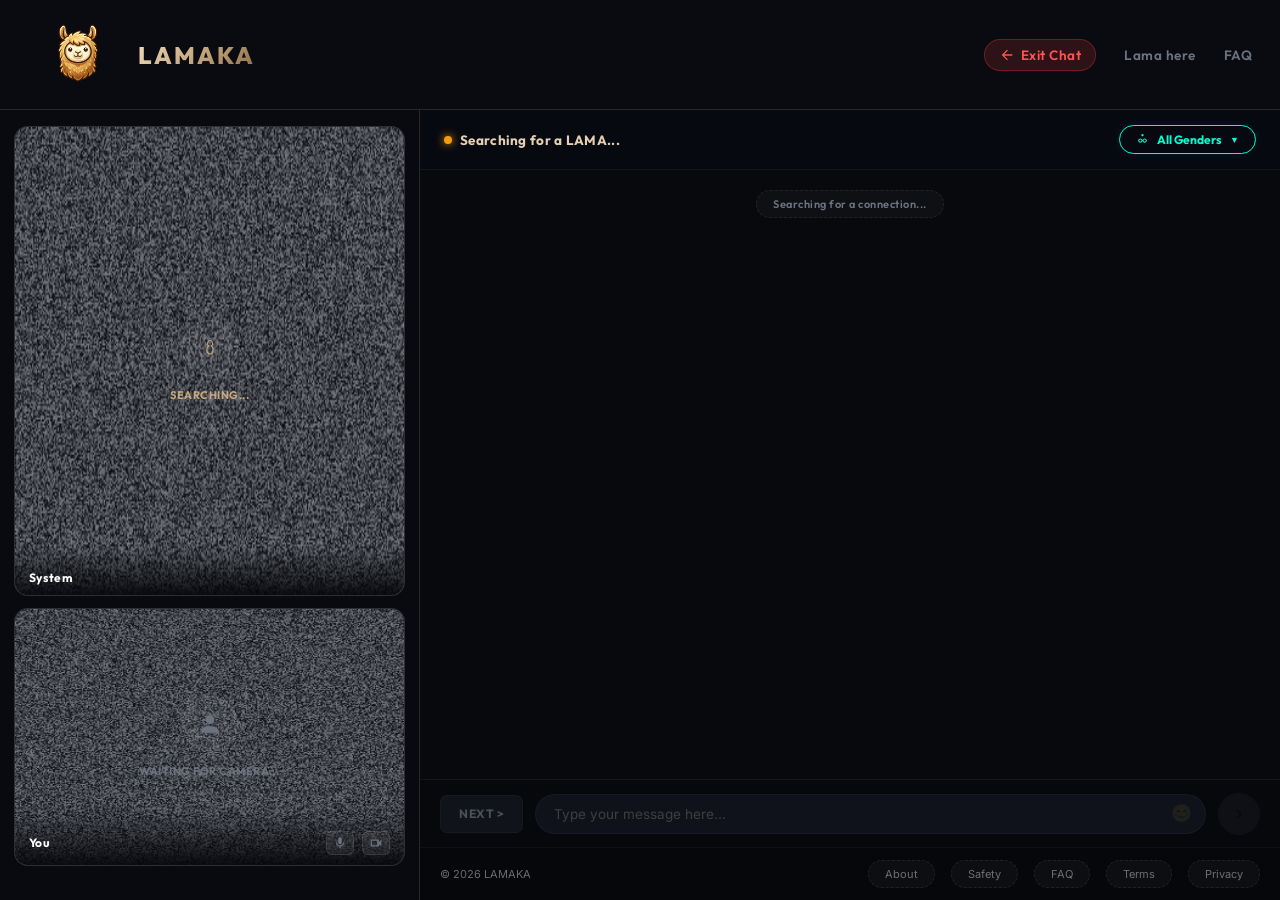
<file: chat.html>
<!DOCTYPE html>
<html lang="en">

<head>
  <meta charset="UTF-8">
  <meta name="viewport" content="width=device-width, initial-scale=1.0">
  <title>LAMAKA - Live Chat</title>
  <meta name="description" content="Connect instantly with other Llamas on LAMAKA's live video chat.">
  <link rel="preconnect" href="https://fonts.googleapis.com">
  <link rel="preconnect" href="https://fonts.gstatic.com" crossorigin>
  <link
    href="https://fonts.googleapis.com/css2?family=Inter:wght@300;400;500;600;700&family=Outfit:wght@400;500;600;700;800&display=swap"
    rel="stylesheet">
  <link rel="icon" type="image/png" href="icon.png">
  <style>
    /* ====================================================
       LAMAKA – Chat Page
    ==================================================== */
    :root {
      --bg-deep: #08090d;
      --bg-panel: #0c0e15;
      --bg-card: #101420;
      --bg-input: #181c28;
      --gold-light: #f0dcbc;
      --gold-mid: #c5a880;
      --gold-dark: #8e704a;
      --gold-border: rgba(197, 168, 128, 0.18);
      --gold-glow: rgba(197, 168, 128, 0.12);
      --cyan: #00ffd2;
      --cyan-dim: rgba(0, 255, 210, 0.18);
      --green: #4ade80;
      --amber: #f59e0b;
      --text-primary: #f3f4f6;
      --text-muted: #6b7280;
      --text-gold: #e5cfb3;
      --font-head: 'Outfit', sans-serif;
      --font-body: 'Inter', sans-serif;
      --radius-card: 14px;
    }

    *,
    *::before,
    *::after {
      margin: 0;
      padding: 0;
      box-sizing: border-box;
    }

    html,
    body {
      height: 100%;
      overflow: hidden;
      background: var(--bg-deep);
      color: var(--text-primary);
      font-family: var(--font-body);
    }

    /* ── Page shell ─────────────────────────────────── */
    #chat-page {
      display: flex;
      flex-direction: column;
      height: 100vh;
      width: 100vw;
    }

    /* ── Top Header ──────────────────────────────────── */
    .cp-header {
      flex-shrink: 0;
      height: 110px;
      background: rgba(10, 12, 18, 0.97);
      border-bottom: 1px solid var(--gold-border);
      display: flex;
      align-items: center;
      justify-content: space-between;
      padding: 0 28px;
      backdrop-filter: blur(12px);
    }

    .cp-logo {
      display: flex;
      align-items: center;
      gap: 10px;
      text-decoration: none;
    }

    .cp-logo img {
      width: 100px;
      height: 100px;
      object-fit: contain;
    }

    .cp-logo-text {
      font-family: var(--font-head);
      font-weight: 800;
      font-size: 24px;
      letter-spacing: 2px;
      background: linear-gradient(135deg, var(--gold-light), var(--gold-mid), var(--gold-dark));
      -webkit-background-clip: text;
      -webkit-text-fill-color: transparent;
      background-clip: text;
    }

    .cp-nav {
      display: flex;
      gap: 28px;
    }

    .cp-nav a {
      font-family: var(--font-head);
      font-size: 13.5px;
      font-weight: 600;
      color: var(--text-muted);
      text-decoration: none;
      letter-spacing: 0.5px;
      transition: color 0.2s;
    }

    .cp-nav a:hover {
      color: var(--gold-mid);
    }

    .cp-back-btn {
      background: rgba(255, 60, 60, 0.15);
      color: #ff5252 !important;
      border: 1px solid rgba(255, 60, 60, 0.3);
      padding: 6px 14px;
      border-radius: 20px;
      transition: all 0.2s;
      display: flex;
      align-items: center;
      gap: 6px;
    }

    .cp-back-btn:hover {
      background: rgba(255, 60, 60, 0.25) !important;
      border-color: rgba(255, 60, 60, 0.5) !important;
      color: #ff6b6b !important;
    }

    /* ── Body ────────────────────────────────────────── */
    .cp-body {
      flex: 1;
      min-height: 0;
      display: flex;
      overflow: hidden;
    }

    /* ── Left: Video Panel ─────────────────── */
    .cp-video-panel {
      width: 420px;
      flex-shrink: 0;
      display: flex;
      flex-direction: column;
      gap: 12px;
      padding: 16px 14px;
      background: #080a10;
      border-right: 1px solid var(--gold-border);
      overflow: hidden;
    }

    /* Partner card takes 65%, your cam 35% */
    .cp-video-card {
      position: relative;
      background: var(--bg-card);
      border: 1px solid var(--gold-border);
      border-radius: var(--radius-card);
      overflow: hidden;
      display: flex;
      align-items: center;
      justify-content: center;
    }

    .cp-video-card.partner-card {
      flex: 0 0 62%;
    }

    .cp-video-card.local-card {
      flex: 0 0 34%;
    }

    /* Glow pulse on partner card when connected */
    .cp-video-card.partner-connected {
      border-color: rgba(0, 255, 210, 0.45);
      box-shadow: 0 0 35px rgba(0, 255, 210, 0.18), inset 0 0 15px rgba(0, 255, 210, 0.04);
      animation: borderPulse 3s infinite;
    }

    @keyframes borderPulse {

      0%,
      100% {
        box-shadow: 0 0 30px rgba(0, 255, 210, 0.12);
      }

      50% {
        box-shadow: 0 0 55px rgba(0, 255, 210, 0.28);
      }
    }

    .cp-video-card video {
      width: 100%;
      height: 100%;
      object-fit: cover;
      object-position: center;
      position: absolute;
      inset: 0;
      z-index: 2;
    }

    .cp-video-card canvas.cp-static {
      position: absolute;
      inset: 0;
      width: 100%;
      height: 100%;
      opacity: 0.45;
      z-index: 1;
    }

    /* Camera-off / loading placeholder */
    .cp-placeholder {
      display: flex;
      flex-direction: column;
      align-items: center;
      justify-content: center;
      gap: 12px;
      z-index: 3;
      position: relative;
    }

    .cp-placeholder .cp-avatar-icon {
      width: 56px;
      height: 56px;
      border-radius: 50%;
      background: rgba(255, 255, 255, 0.05);
      border: 1px solid rgba(255, 255, 255, 0.1);
      display: flex;
      align-items: center;
      justify-content: center;
      color: var(--text-muted);
    }

    .cp-placeholder .cp-avatar-icon svg {
      width: 26px;
      height: 26px;
    }

    .cp-placeholder .cp-status-txt {
      font-family: var(--font-head);
      font-size: 11px;
      font-weight: 700;
      letter-spacing: 0.5px;
      color: var(--text-muted);
    }

    .cp-placeholder .cp-status-txt.gold {
      color: var(--gold-mid);
    }

    /* Bottom label bar on each video card */
    .cp-video-label {
      position: absolute;
      bottom: 0;
      left: 0;
      right: 0;
      z-index: 10;
      background: linear-gradient(transparent, rgba(5, 6, 10, 0.92));
      padding: 22px 14px 10px;
      display: flex;
      align-items: center;
      justify-content: space-between;
    }

    .cp-label-name {
      font-family: var(--font-head);
      font-size: 12px;
      font-weight: 700;
      color: #fff;
      letter-spacing: 0.3px;
    }

    .cp-cam-btn {
      background: rgba(255, 255, 255, 0.06);
      border: 1px solid rgba(255, 255, 255, 0.1);
      border-radius: 6px;
      padding: 4px 6px;
      cursor: pointer;
      color: var(--text-muted);
      display: flex;
      align-items: center;
      transition: all 0.2s;
    }

    .cp-cam-btn:hover {
      background: rgba(0, 255, 210, 0.1);
      color: var(--cyan);
      border-color: rgba(0, 255, 210, 0.3);
    }

    /* LIVE badge */
    .live-badge {
      position: absolute;
      top: 12px;
      left: 12px;
      z-index: 15;
      background: linear-gradient(135deg, #e63946, #c1121f);
      color: #fff;
      font-family: var(--font-head);
      font-size: 10px;
      font-weight: 800;
      letter-spacing: 1.5px;
      padding: 4px 10px;
      border-radius: 6px;
      display: flex;
      align-items: center;
      gap: 6px;
      box-shadow: 0 2px 12px rgba(230, 57, 70, 0.55);
    }

    .live-dot {
      width: 6px;
      height: 6px;
      border-radius: 50%;
      background: #fff;
      animation: blink 1.2s infinite;
    }

    /* Video counter badge */
    .video-counter {
      position: absolute;
      top: 10px;
      right: 10px;
      z-index: 15;
      background: rgba(0, 0, 0, 0.55);
      color: var(--gold-mid);
      font-family: var(--font-head);
      font-size: 10px;
      font-weight: 700;
      padding: 3px 8px;
      border-radius: 4px;
      backdrop-filter: blur(4px);
      border: 1px solid var(--gold-border);
    }

    /* ── Right: Chat Panel ───────────────────────────── */
    .cp-chat-panel {
      flex: 1;
      min-width: 0;
      display: flex;
      flex-direction: column;
      background: var(--bg-deep);
      overflow: hidden;
    }

    /* Chat toolbar strip */
    .cp-chat-toolbar {
      flex-shrink: 0;
      height: 60px;
      border-bottom: 1px solid rgba(255, 255, 255, 0.05);
      display: flex;
      align-items: center;
      justify-content: space-between;
      padding: 0 24px;
      background: rgba(8, 10, 18, 0.9);
      backdrop-filter: blur(12px);
    }

    .cp-match-status {
      display: flex;
      align-items: center;
      gap: 8px;
      font-family: var(--font-head);
      font-size: 13.5px;
      font-weight: 700;
      color: var(--text-gold);
      letter-spacing: 0.3px;
    }

    .cp-status-dot {
      width: 8px;
      height: 8px;
      border-radius: 50%;
      background: var(--green);
      box-shadow: 0 0 8px var(--green);
      flex-shrink: 0;
    }

    .cp-status-dot.searching {
      background: var(--amber);
      box-shadow: 0 0 8px var(--amber);
      animation: blink 1.4s infinite;
    }

    @keyframes blink {
      50% {
        opacity: 0;
      }
    }

    /* Gender dropdown */
    .cp-gender-wrap {
      position: relative;
      z-index: 50;
    }

    .cp-gender-btn {
      display: flex;
      align-items: center;
      gap: 8px;
      background: transparent;
      border: 1.5px solid var(--cyan);
      border-radius: 9999px;
      padding: 6px 16px;
      font-family: var(--font-head);
      font-size: 12px;
      font-weight: 700;
      color: var(--cyan);
      cursor: pointer;
      transition: all 0.2s;
      box-shadow: 0 0 8px rgba(0, 255, 210, 0.08);
    }

    .cp-gender-btn:hover {
      background: rgba(0, 255, 210, 0.07);
      box-shadow: 0 0 16px rgba(0, 255, 210, 0.18);
    }

    .cp-gender-dropdown {
      position: absolute;
      top: calc(100% + 6px);
      right: 0;
      width: 150px;
      background: #11141e;
      border: 1px solid var(--cyan);
      border-radius: 10px;
      overflow: hidden;
      display: none;
      flex-direction: column;
      box-shadow: 0 8px 24px rgba(0, 0, 0, 0.6);
    }

    .cp-gender-dropdown.open {
      display: flex;
    }

    .cp-gender-option {
      padding: 9px 16px;
      font-size: 12px;
      color: var(--text-muted);
      cursor: pointer;
      transition: all 0.15s;
    }

    .cp-gender-option:hover {
      background: rgba(0, 255, 210, 0.08);
      color: var(--cyan);
    }

    .cp-gender-option.active {
      background: rgba(0, 255, 210, 0.14);
      color: var(--cyan);
      font-weight: 700;
    }

    /* Messages area */
    .cp-messages {
      flex: 1;
      min-height: 0;
      padding: 20px 24px;
      overflow-y: auto;
      display: flex;
      flex-direction: column;
      gap: 14px;
      background: var(--bg-deep);
    }

    .cp-messages::-webkit-scrollbar {
      width: 4px;
    }

    .cp-messages::-webkit-scrollbar-track {
      background: transparent;
    }

    .cp-messages::-webkit-scrollbar-thumb {
      background: var(--cyan-dim);
      border-radius: 10px;
    }

    /* System / info message */
    .cp-sys-msg {
      align-self: center;
      font-family: var(--font-head);
      font-size: 11px;
      font-weight: 600;
      letter-spacing: 0.5px;
      color: var(--text-muted);
      background: rgba(255, 255, 255, 0.03);
      border: 1px dashed rgba(255, 255, 255, 0.08);
      padding: 6px 16px;
      border-radius: 9999px;
    }

    /* Welcome card */
    .cp-welcome {
      align-self: center;
      text-align: center;
      background: rgba(0, 255, 210, 0.03);
      border: 1px dashed rgba(0, 255, 210, 0.18);
      border-radius: 12px;
      padding: 20px 28px;
      max-width: 340px;
    }

    .cp-welcome .wt {
      font-family: var(--font-head);
      font-weight: 800;
      font-size: 15px;
      color: var(--text-gold);
      margin-bottom: 6px;
    }

    .cp-welcome p {
      font-size: 12px;
      color: var(--text-muted);
      line-height: 1.6;
    }

    /* Chat bubbles */
    .cp-bubble {
      max-width: 72%;
      padding: 11px 16px;
      border-radius: 16px;
      font-size: 14px;
      line-height: 1.55;
      position: relative;
      word-break: break-word;
      animation: bubbleIn 0.2s ease;
    }

    @keyframes bubbleIn {
      from {
        opacity: 0;
        transform: translateY(6px);
      }

      to {
        opacity: 1;
        transform: translateY(0);
      }
    }

    .cp-bubble.user {
      align-self: flex-end;
      background: linear-gradient(135deg, rgba(0, 255, 210, 0.16), rgba(0, 180, 165, 0.1));
      border: 1px solid rgba(0, 255, 210, 0.28);
      color: #d9fff8;
      border-bottom-right-radius: 4px;
    }

    .cp-bubble.partner {
      align-self: flex-start;
      background: linear-gradient(135deg, rgba(28, 33, 52, 0.95), rgba(18, 22, 40, 0.95));
      border: 1px solid rgba(197, 168, 128, 0.14);
      color: var(--text-primary);
      border-bottom-left-radius: 4px;
    }

    .cp-bubble strong {
      display: block;
      font-size: 11px;
      font-weight: 700;
      margin-bottom: 4px;
      color: var(--gold-mid);
    }

    .cp-bubble .cp-time {
      display: block;
      font-size: 10px;
      color: var(--text-muted);
      margin-top: 5px;
      text-align: right;
    }

    /* Typing dots */
    .cp-typing {
      align-self: flex-start;
      display: flex;
      gap: 5px;
      padding: 10px 14px;
      background: var(--bg-card);
      border: 1px solid var(--gold-border);
      border-radius: 12px;
      border-bottom-left-radius: 3px;
    }

    .cp-typing-dot {
      width: 7px;
      height: 7px;
      border-radius: 50%;
      background: var(--gold-mid);
      animation: typeDot 1.3s infinite ease-in-out;
    }

    .cp-typing-dot:nth-child(2) {
      animation-delay: 0.18s;
    }

    .cp-typing-dot:nth-child(3) {
      animation-delay: 0.36s;
    }

    @keyframes typeDot {

      0%,
      100% {
        transform: translateY(0);
        opacity: 0.35;
      }

      50% {
        transform: translateY(-5px);
        opacity: 1;
      }
    }

    /* ── Bottom Input Bar ────────────────────────────── */
    .cp-input-bar {
      flex-shrink: 0;
      height: 68px;
      border-top: 1px solid rgba(255, 255, 255, 0.05);
      background: rgba(8, 9, 13, 0.97);
      display: flex;
      align-items: center;
      gap: 12px;
      padding: 0 20px;
    }

    .cp-btn-next {
      flex-shrink: 0;
      height: 38px;
      padding: 0 18px;
      border-radius: 7px;
      background: #1f2430;
      border: 1px solid rgba(255, 255, 255, 0.07);
      color: #b0bac8;
      font-family: var(--font-head);
      font-weight: 700;
      font-size: 12px;
      letter-spacing: 0.5px;
      cursor: pointer;
      transition: all 0.2s;
    }

    .cp-btn-next:hover:not(:disabled) {
      background: #2c3347;
      color: #fff;
    }

    .cp-btn-next:disabled {
      opacity: 0.4;
      cursor: not-allowed;
    }

    .cp-input-wrap {
      flex: 1;
      position: relative;
      display: flex;
      align-items: center;
    }

    .cp-input-wrap input {
      width: 100%;
      height: 40px;
      background: var(--bg-input);
      border: 1px solid rgba(255, 255, 255, 0.07);
      border-radius: 9999px;
      padding: 0 44px 0 18px;
      color: #fff;
      font-family: var(--font-body);
      font-size: 13.5px;
      outline: none;
      transition: all 0.2s;
    }

    .cp-input-wrap input:focus {
      border-color: rgba(0, 255, 210, 0.4);
      box-shadow: 0 0 10px rgba(0, 255, 210, 0.12);
    }

    .cp-input-wrap input:disabled {
      opacity: 0.5;
      cursor: not-allowed;
    }

    .cp-emoji-btn {
      position: absolute;
      right: 14px;
      background: transparent;
      border: none;
      font-size: 17px;
      cursor: pointer;
      opacity: 0.65;
      transition: opacity 0.2s;
      line-height: 1;
    }

    .cp-emoji-btn:hover {
      opacity: 1;
    }

    .cp-emoji-btn:disabled {
      opacity: 0.25;
      cursor: not-allowed;
    }

    .cp-send-btn {
      flex-shrink: 0;
      width: 42px;
      height: 42px;
      border-radius: 50%;
      background: linear-gradient(135deg, #00ffd2, #00b89c);
      border: none;
      color: #050810;
      display: flex;
      align-items: center;
      justify-content: center;
      cursor: pointer;
      transition: all 0.2s;
      box-shadow: 0 4px 16px rgba(0, 255, 210, 0.35);
    }

    .cp-send-btn:hover:not(:disabled) {
      transform: scale(1.08);
      box-shadow: 0 6px 22px rgba(0, 255, 210, 0.5);
    }

    .cp-send-btn:disabled {
      opacity: 0.3;
      cursor: not-allowed;
      background: #1f2430;
      box-shadow: none;
    }

    /* ── Footer ──────────────────────────────────────── */
    .cp-footer {
      flex-shrink: 0;
      padding: 12px 20px;
      display: flex;
      justify-content: space-between;
      align-items: center;
      background: rgba(0, 0, 0, 0.2);
      border-top: 1px solid rgba(255, 255, 255, 0.03);
      font-size: 11px;
      color: rgba(255, 255, 255, 0.4);
    }

    .cp-footer-links {
      display: flex;
      gap: 16px;
    }

    .cp-footer-links a {
      color: rgba(255, 255, 255, 0.4);
      text-decoration: none;
      transition: color 0.2s;
      color: var(--text-muted);
      background: rgba(255, 255, 255, 0.03);
      border: 1px dashed rgba(255, 255, 255, 0.08);
      padding: 6px 16px;
      border-radius: 9999px;
    }

    /* Welcome card */
    .cp-welcome {
      align-self: center;
      text-align: center;
      background: rgba(0, 255, 210, 0.03);
      border: 1px dashed rgba(0, 255, 210, 0.18);
      border-radius: 12px;
      padding: 20px 28px;
      max-width: 340px;
    }

    .cp-welcome .wt {
      font-family: var(--font-head);
      font-weight: 800;
      font-size: 15px;
      color: var(--text-gold);
      margin-bottom: 6px;
    }

    .cp-welcome p {
      font-size: 12px;
      color: var(--text-muted);
      line-height: 1.6;
    }

    /* Chat bubbles */
    .cp-bubble {
      max-width: 72%;
      padding: 11px 16px;
      border-radius: 16px;
      font-size: 14px;
      line-height: 1.55;
      position: relative;
      word-break: break-word;
      animation: bubbleIn 0.2s ease;
    }

    @keyframes bubbleIn {
      from {
        opacity: 0;
        transform: translateY(6px);
      }

      to {
        opacity: 1;
        transform: translateY(0);
      }
    }

    .cp-bubble.user {
      align-self: flex-end;
      background: linear-gradient(135deg, rgba(0, 255, 210, 0.16), rgba(0, 180, 165, 0.1));
      border: 1px solid rgba(0, 255, 210, 0.28);
      color: #d9fff8;
      border-bottom-right-radius: 4px;
    }

    .cp-bubble.partner {
      align-self: flex-start;
      background: linear-gradient(135deg, rgba(28, 33, 52, 0.95), rgba(18, 22, 40, 0.95));
      border: 1px solid rgba(197, 168, 128, 0.14);
      color: var(--text-primary);
      border-bottom-left-radius: 4px;
    }

    .cp-bubble strong {
      display: block;
      font-size: 11px;
      font-weight: 700;
      margin-bottom: 4px;
      color: var(--gold-mid);
    }

    .cp-bubble .cp-time {
      display: block;
      font-size: 10px;
      color: var(--text-muted);
      margin-top: 5px;
      text-align: right;
    }

    /* Typing dots */
    .cp-typing {
      align-self: flex-start;
      display: flex;
      gap: 5px;
      padding: 10px 14px;
      background: var(--bg-card);
      border: 1px solid var(--gold-border);
      border-radius: 12px;
      border-bottom-left-radius: 3px;
    }

    .cp-typing-dot {
      width: 7px;
      height: 7px;
      border-radius: 50%;
      background: var(--gold-mid);
      animation: typeDot 1.3s infinite ease-in-out;
    }

    .cp-typing-dot:nth-child(2) {
      animation-delay: 0.18s;
    }

    .cp-typing-dot:nth-child(3) {
      animation-delay: 0.36s;
    }

    @keyframes typeDot {

      0%,
      100% {
        transform: translateY(0);
        opacity: 0.35;
      }

      50% {
        transform: translateY(-5px);
        opacity: 1;
      }
    }

    /* ── Bottom Input Bar ────────────────────────────── */
    .cp-input-bar {
      flex-shrink: 0;
      height: 68px;
      border-top: 1px solid rgba(255, 255, 255, 0.05);
      background: rgba(8, 9, 13, 0.97);
      display: flex;
      align-items: center;
      gap: 12px;
      padding: 0 20px;
    }

    .cp-btn-next {
      flex-shrink: 0;
      height: 38px;
      padding: 0 18px;
      border-radius: 7px;
      background: #1f2430;
      border: 1px solid rgba(255, 255, 255, 0.07);
      color: #b0bac8;
      font-family: var(--font-head);
      font-weight: 700;
      font-size: 12px;
      letter-spacing: 0.5px;
      cursor: pointer;
      transition: all 0.2s;
    }

    .cp-btn-next:hover:not(:disabled) {
      background: #2c3347;
      color: #fff;
    }

    .cp-btn-next:disabled {
      opacity: 0.4;
      cursor: not-allowed;
    }

    .cp-input-wrap {
      flex: 1;
      position: relative;
      display: flex;
      align-items: center;
    }

    .cp-input-wrap input {
      width: 100%;
      height: 40px;
      background: var(--bg-input);
      border: 1px solid rgba(255, 255, 255, 0.07);
      border-radius: 9999px;
      padding: 0 44px 0 18px;
      color: #fff;
      font-family: var(--font-body);
      font-size: 13.5px;
      outline: none;
      transition: all 0.2s;
    }

    .cp-input-wrap input:focus {
      border-color: rgba(0, 255, 210, 0.4);
      box-shadow: 0 0 10px rgba(0, 255, 210, 0.12);
    }

    .cp-input-wrap input:disabled {
      opacity: 0.5;
      cursor: not-allowed;
    }

    .cp-emoji-btn {
      position: absolute;
      right: 14px;
      background: transparent;
      border: none;
      font-size: 17px;
      cursor: pointer;
      opacity: 0.65;
      transition: opacity 0.2s;
      line-height: 1;
    }

    .cp-emoji-btn:hover {
      opacity: 1;
    }

    .cp-emoji-btn:disabled {
      opacity: 0.25;
      cursor: not-allowed;
    }

    .cp-send-btn {
      flex-shrink: 0;
      width: 42px;
      height: 42px;
      border-radius: 50%;
      background: linear-gradient(135deg, #00ffd2, #00b89c);
      border: none;
      color: #050810;
      display: flex;
      align-items: center;
      justify-content: center;
      cursor: pointer;
      transition: all 0.2s;
      box-shadow: 0 4px 16px rgba(0, 255, 210, 0.35);
    }

    .cp-send-btn:hover:not(:disabled) {
      transform: scale(1.08);
      box-shadow: 0 6px 22px rgba(0, 255, 210, 0.5);
    }

    .cp-send-btn:disabled {
      opacity: 0.3;
      cursor: not-allowed;
      background: #1f2430;
      box-shadow: none;
    }

    /* ── Footer ──────────────────────────────────────── */
    .cp-footer {
      flex-shrink: 0;
      padding: 12px 20px;
      display: flex;
      justify-content: space-between;
      align-items: center;
      background: rgba(0, 0, 0, 0.2);
      border-top: 1px solid rgba(255, 255, 255, 0.03);
      font-size: 11px;
      color: rgba(255, 255, 255, 0.4);
    }

    .cp-footer-links {
      display: flex;
      gap: 16px;
    }

    .cp-footer-links a {
      color: rgba(255, 255, 255, 0.4);
      text-decoration: none;
      transition: color 0.2s;
    }

    .cp-footer-links a:hover {
      color: var(--gold-mid);
    }

    /* ── Utility ─────────────────────────────────────── */
    .hidden {
      display: none !important;
    }

    /* ── Mobile (≤768px) ─────────────────────────────── */
    @media (max-width: 768px) {

      /* Allow the page to scroll on mobile */
      html,
      body {
        overflow: auto;
      }

      /* Header: compact height, smaller logo text */
      .cp-header {
        height: 52px;
        padding: 0 16px;
      }

      .cp-logo img {
        width: 40px;
        height: 40px;
      }

      .cp-logo-text {
        font-size: 18px;
        letter-spacing: 1.5px;
      }

      /* Hide secondary nav links on mobile (keep only Exit button) */
      .cp-nav a:not(.cp-back-btn) {
        display: none;
      }

      /* Body: stack video on top, chat below */
      .cp-body {
        flex-direction: column;
        overflow: visible;
        height: auto;
      }

      /* Video panel: full-width strip, 42vh tall */
      .cp-video-panel {
        width: 100%;
        height: 42vh;
        min-height: 220px;
        max-height: 320px;
        flex-direction: row;
        gap: 8px;
        padding: 10px;
        border-right: none;
        border-bottom: 1px solid var(--gold-border);
      }

      /* Partner card: 62% width, full height */
      .cp-video-card.partner-card {
        flex: 0 0 62%;
        height: 100%;
      }

      /* Local card: remaining width */
      .cp-video-card.local-card {
        flex: 1;
        height: 100%;
      }

      /* Chat panel fills remaining viewport below video */
      .cp-chat-panel {
        flex: 1;
        min-height: 0;
        height: calc(100vh - 52px - 42vh - 1px);
        min-height: 280px;
      }

      /* Toolbar: slightly shorter */
      .cp-chat-toolbar {
        height: 50px;
        padding: 0 14px;
      }

      .cp-match-status {
        font-size: 12px;
      }

      /* Gender button: compact text */
      .cp-gender-btn {
        padding: 5px 10px;
        font-size: 11px;
      }

      /* Messages padding */
      .cp-messages {
        padding: 14px 14px;
        gap: 10px;
      }

      /* Bubbles: narrower max-width */
      .cp-bubble {
        max-width: 88%;
        font-size: 13px;
        padding: 9px 13px;
      }

      /* Input bar */
      .cp-input-bar {
        height: 58px;
        padding: 0 12px;
        gap: 8px;
      }

      .cp-btn-next {
        height: 36px;
        padding: 0 12px;
        font-size: 11px;
      }

      .cp-input-wrap input {
        font-size: 13px;
        height: 36px;
      }

      .cp-send-btn {
        width: 38px;
        height: 38px;
      }

      /* Footer: hide on very limited space */
      .cp-footer {
        padding: 8px 12px;
        font-size: 10px;
      }

      .cp-footer-links {
        gap: 10px;
      }
    }

    /* ── Small phones (≤480px) ───────────────────────── */
    @media (max-width: 480px) {

      /* Even shorter header */
      .cp-header {
        height: 48px;
        padding: 0 12px;
      }

      .cp-logo-text {
        font-size: 16px;
      }

      /* Video panel: slightly shorter */
      .cp-video-panel {
        height: 36vh;
        min-height: 180px;
        padding: 8px;
        gap: 6px;
      }

      /* Chat panel adjusts accordingly */
      .cp-chat-panel {
        height: calc(100vh - 48px - 36vh - 1px);
      }

      /* Compact toolbar */
      .cp-chat-toolbar {
        height: 44px;
        padding: 0 10px;
      }

      .cp-gender-btn span:first-of-type {
        display: none;
        /* hide label text, keep icon */
      }

      /* Input bar */
      .cp-input-bar {
        height: 52px;
        padding: 0 10px;
        gap: 6px;
      }

      .cp-btn-next {
        padding: 0 10px;
        font-size: 10px;
      }

      .cp-messages {
        padding: 10px 10px;
      }

      /* Footer: hide entirely to save space */
      .cp-footer {
        display: none;
      }
    }
  </style>
</head>

<body>

  <div id="chat-page">

    <!-- ── Header ───────────────────────────────────────── -->
    <header class="cp-header">
      <a href="/" class="cp-logo">
        <img src="icon.png" alt="LAMAKA Logo">
        <span class="cp-logo-text">LAMAKA</span>
      </a>
      <nav class="cp-nav" style="align-items: center;">
        <a href="/" class="cp-back-btn">
          <svg viewBox="0 0 24 24" width="16" height="16" fill="currentColor">
            <path d="M20 11H7.83l5.59-5.59L12 4l-8 8 8 8 1.41-1.41L7.83 13H20v-2z" />
          </svg>
          Exit Chat
        </a>
        <a href="/#simulator-section">Lama here</a>
        <a href="/faq">FAQ</a>
      </nav>
    </header>

    <!-- ── Body ─────────────────────────────────────────── -->
    <div class="cp-body">

      <!-- LEFT: Video Feeds -->
      <div class="cp-video-panel">

        <!-- Partner cam (top, bigger) -->
        <div class="cp-video-card partner-card" id="cpPartnerCard">
          <!-- Partner video element – plays HF videos -->
          <video id="cpPartnerVideo" autoplay playsinline muted loop></video>
          <canvas id="cpRemoteStatic" class="cp-static"></canvas>
          <div class="cp-placeholder" id="cpRemotePlaceholder">
            <div class="cp-avatar-icon">
              <svg viewBox="0 0 100 100" width="28" height="28" fill="currentColor" style="color:#c5a880">
                <path
                  d="M50,20 C45,20 40,28 40,35 C40,37 42,40 45,41 C40,45 38,50 38,55 C38,65 42,73 50,73 C58,73 62,65 62,55 C62,50 60,45 55,41 C58,40 60,37 60,35 C60,28 55,20 50,20 Z"
                  fill="none" stroke="currentColor" stroke-width="4" />
              </svg>
            </div>
            <span class="cp-status-txt gold" id="cpRemoteStatusTxt">SYSTEM STANDBY</span>
          </div>
          <!-- LIVE badge (shown when video is playing) -->
          <div class="live-badge hidden" id="cpLiveBadge">
            <div class="live-dot"></div>LIVE
          </div>
          <!-- Video counter -->
          <div class="cp-video-label">
            <span class="cp-label-name" id="cpPartnerName">System</span>
          </div>
        </div>

        <!-- Your cam (bottom, smaller) -->
        <div class="cp-video-card local-card" id="cpUserCard">
          <video id="cpLocalVideo" autoplay playsinline muted class="hidden"></video>
          <canvas id="cpLocalStatic" class="cp-static"></canvas>
          <div class="cp-placeholder" id="cpLocalPlaceholder">
            <div class="cp-avatar-icon">
              <svg viewBox="0 0 24 24" fill="currentColor">
                <path
                  d="M12 12c2.21 0 4-1.79 4-4s-1.79-4-4-4-4 1.79-4 4 1.79 4 4 4zm0 2c-2.67 0-8 1.34-8 4v2h16v-2c0-2.66-5.33-4-8-4z" />
              </svg>
            </div>
            <span class="cp-status-txt">WAITING FOR CAMERA...</span>
          </div>
          <div class="cp-video-label">
            <span class="cp-label-name">You</span>
            <div style="display: flex; gap: 8px;">
              <button class="cp-cam-btn" id="cpMicToggleBtn" title="Toggle mic">
                <svg viewBox="0 0 24 24" width="14" height="14" fill="currentColor">
                  <path d="M12 14c1.66 0 2.99-1.34 2.99-3V5c0-1.66-1.34-3-3-3S9 3.34 9 5v6c0 1.66 1.34 3 3 3z" />
                  <path
                    d="M17 11c0 2.76-2.24 5-5 5s-5-2.24-5-5H5c0 3.53 2.61 6.43 6 6.92V21h2v-3.08c3.39-.49 6-3.39 6-6.92h-2z" />
                </svg>
              </button>
              <button class="cp-cam-btn" id="cpCamToggleBtn" title="Toggle camera">
                <svg viewBox="0 0 24 24" width="14" height="14" fill="currentColor">
                  <path
                    d="M17 10.5V7c0-.55-.45-1-1-1H4c-.55 0-1 .45-1 1v10c0 .55.45 1 1 1h12c.55 0 1-.45 1-1v-3.5l4 4v-11l-4 4zM14 16H5V8h9v8z" />
                </svg>
              </button>
            </div>
          </div>
        </div>

      </div><!-- /cp-video-panel -->

      <!-- RIGHT: Chat -->
      <div class="cp-chat-panel">

        <!-- Toolbar -->
        <div class="cp-chat-toolbar">
          <div class="cp-match-status">
            <span class="cp-status-dot searching" id="cpStatusDot"></span>
            <span id="cpStatusText">Searching for a LAMA...</span>
          </div>
          <div class="cp-gender-wrap">
            <button class="cp-gender-btn" id="cpGenderBtn">
              <svg viewBox="0 0 24 24" width="13" height="13" fill="currentColor">
                <path
                  d="M12 2C10.9 2 10 2.9 10 4C10 5.1 10.9 6 12 6C13.1 6 14 5.1 14 4C14 2.9 13.1 2 12 2ZM8 10C5.79 10 4 11.79 4 14C4 16.21 5.79 18 8 18C10.21 18 12 16.21 12 14C12 11.79 10.21 10 8 10ZM8 16.2C6.79 16.2 5.8 15.21 5.8 14C5.8 12.79 6.79 11.8 8 11.8C9.21 11.8 10.2 12.79 10.2 14C10.2 15.21 9.21 16.2 8 16.2ZM16 10C13.79 10 12 11.79 12 14C12 16.21 13.79 18 16 18C18.21 18 20 16.21 20 14C20 11.79 18.21 10 16 10ZM16 16.2C14.79 16.2 13.8 15.21 13.8 14C13.8 12.79 14.79 11.8 16 11.8C17.21 11.8 18.2 12.79 18.2 14C18.2 15.21 17.21 16.2 16 16.2Z" />
              </svg>
              <span id="cpGenderLabel">All Genders</span>
              <span style="font-size:9px">▼</span>
            </button>
            <div class="cp-gender-dropdown" id="cpGenderDropdown">
              <div class="cp-gender-option active" data-value="all">All Genders</div>
              <div class="cp-gender-option" data-value="female">Girls Only</div>
              <div class="cp-gender-option" data-value="male">Guys Only</div>
              <div class="cp-gender-option" data-value="drama">Drama Llamas</div>
            </div>
          </div>
        </div>

        <!-- Messages -->
        <div class="cp-messages" id="cpMsgLog">
          <div class="cp-welcome">
            <p class="wt">🦙 Welcome to the LAMA Herd!</p>
            <p>Click <strong>NEXT</strong> below to connect with another Llama instantly. Use the filter to find your
              match.</p>
          </div>
        </div>

        <!-- Input bar -->
        <div class="cp-input-bar">
          <button class="cp-btn-next" id="cpNextBtn">NEXT &gt;</button>
          <div class="cp-input-wrap">
            <input type="text" id="cpMsgInput" placeholder="Type your message here..." disabled>
            <button class="cp-emoji-btn" id="cpEmojiBtn" disabled>😊</button>
          </div>
          <button class="cp-send-btn" id="cpSendBtn" disabled>
            <svg viewBox="0 0 24 24" width="18" height="18" fill="currentColor">
              <path d="M8.59 16.59L13.17 12 8.59 7.41 10 6l6 6-6 6-1.41-1.41z" />
            </svg>
          </button>
        </div>

        <!-- Footer -->
        <div class="cp-footer">
          <span>© 2026 LAMAKA</span>
          <div class="cp-footer-links">
            <a href="/about">About</a>
            <a href="/safety">Safety</a>
            <a href="/faq">FAQ</a>
            <a href="/terms">Terms</a>
            <a href="/privacy">Privacy</a>
          </div>
        </div>

      </div><!-- /cp-chat-panel -->
    </div><!-- /cp-body -->
  </div><!-- /chat-page -->

  <script>
    /* ============================================================
       LAMAKA chat.html — HuggingFace video partner + webcam
    ============================================================ */

    /* ── HuggingFace video list ─────────────────────────────── */
    const HF_BASE = 'https://huggingface.co/datasets/Antrikshhsjidv/mira-mi-vidoes/resolve/main/';

    const HF_VIDEOS = [
      'YTDown.com_YouTube_Beautiful-girl-doing-web-cam-chat_Media_G-agKtCRHYY_001_480p.mp4',
      'YTDown.com_YouTube_Fake-WebCam-HD-For-Video-Omegle-Face-Bea_Media_a1-PV0yloqU_002_720p.mp4',
      'YTDown.com_YouTube_Fake-WebCam-HD-For-Video-Omegle-Face-Chr_Media_aTN1AEws590_002_720p (1).mp4',
      'YTDown.com_YouTube_Fake-WebCam-HD-For-Video-Omegle-Face-Chr_Media_aTN1AEws590_002_720p.mp4',
      'YTDown.com_YouTube_Fake-WebCam-HD-For-Video-Omegle-Face-Cut_Media_2Pbh9uX_iD8_002_720p.mp4',
      'YTDown.com_YouTube_Fake-WebCam-HD-For-Video-Omegle-Face-Cut_Media_GdhCadsv3og_002_720p.mp4',
      'YTDown.com_YouTube_Fake-WebCam-HD-For-Video-Omegle-Face-Cut_Media_IBh00ESuGHo_002_720p.mp4',
      'YTDown.com_YouTube_Fake-WebCam-HD-For-Video-Omegle-Face-Cut_Media_LchAQMK-GqE_002_720p.mp4',
      'YTDown.com_YouTube_Fake-WebCam-HD-For-Video-Omegle-Face-Cut_Media_R0c89lMugsA_002_720p.mp4',
      'YTDown.com_YouTube_Fake-WebCam-HD-For-Video-Omegle-Face-Cut_Media_R0v9tWtt7UY_002_720p.mp4',
      'YTDown.com_YouTube_Fake-WebCam-HD-For-Video-Omegle-Face-Cut_Media_Y88wGtEMmLM_002_720p.mp4',
      'YTDown.com_YouTube_Fake-WebCam-HD-For-Video-Omegle-Face-Cut_Media_drUC90ibMuE_002_720p.mp4',
      'YTDown.com_YouTube_Fake-WebCam-HD-For-Video-Omegle-Face-Cut_Media_eLis5PC2ogg_002_720p.mp4',
      'YTDown.com_YouTube_Fake-WebCam-HD-For-Video-Omegle-Face-Cut_Media_eZN8qz8jSjI_002_720p.mp4',
      'YTDown.com_YouTube_Fake-WebCam-HD-For-Video-Omegle-Face-Han_Media_D0snwVA8Y-s_002_720p.mp4',
      'YTDown.com_YouTube_Fake-WebCam-HD-For-Video-Omegle-Face-Han_Media_ln2uu7HkZtk_002_720p.mp4',
      'YTDown.com_YouTube_Fake-WebCam-HD-For-Video-Omegle-Face-Han_Media_opeP4KUEzSY_002_720p.mp4',
      'YTDown.com_YouTube_Fake-WebCam-HD-For-Video-Omegle-Face-Old_Media_nr4EG7iucNY_002_720p.mp4',
      'YTDown.com_YouTube_Filipino-Beauty_Media_P1naAoPKSRw_001_480p.mp4',
      'YTDown.com_YouTube_beautiful-girl-in-front-of-webcam_Media_BMELOi28Lic_001_480p.mp4',
      'YTDown.com_YouTube_hit-me-in-my-nostalgia_Media_r95xlWYdtJc_002_480p (2).mp4',
      'YTDown.com_YouTube_sabrinacarpenter-Please-Please-Please-C_Media_eaBll4XO5VA_001_720p.mp4',
      'YTDown.com_YouTube_school-makeup-no-talking_Media_VzKKPnac6FI_002_720p.mp4',
      'YTDown.com_YouTube_video-para-Many-cam_Media_EiS0zkPmHck_001_240p.mp4',
      'videoplayback (1).mp4',
      'videoplayback (2).mp4',
      'videoplayback (3).mp4',
      'videoplayback (4).mp4',
      'videoplayback (5).mp4',
      'videoplayback (6).mp4',
      'videoplayback (7).mp4',
      'videoplayback (8).mp4',
      'videoplayback (9).mp4',
      'videoplayback (10).mp4',
      'videoplayback (11).mp4',
      'videoplayback (12).mp4',
      'videoplayback (13).mp4',
      'videoplayback (14).mp4',
      'videoplayback (15).mp4',
      'videoplayback (16).mp4',
      'videoplayback (17).mp4',
      'videoplayback (18).mp4',
      'videoplayback (19).mp4',
      'videoplayback (20).mp4',
      'videoplayback.mp4'
    ];

    /* Shuffle helper */
    function shuffle(arr) {
      const a = [...arr];
      for (let i = a.length - 1; i > 0; i--) {
        const j = Math.floor(Math.random() * (i + 1));
        [a[i], a[j]] = [a[j], a[i]];
      }
      return a;
    }

    /* Friendly display names derived from filename */
    function friendlyName(path) {
      const names = {
        'Beautiful-girl-doing-web-cam-chat': 'Alex',
        'Fake-WebCam-HD-For-Video-Omegle-Face-Bea': 'Bea',
        'Fake-WebCam-HD-For-Video-Omegle-Face-Chr': 'Christine',
        'Fake-WebCam-HD-For-Video-Omegle-Face-Cut': 'Cutie',
        'Fake-WebCam-HD-For-Video-Omegle-Face-Han': 'Hannah',
        'Fake-WebCam-HD-For-Video-Omegle-Face-Old': 'Oldie',
        'Filipino-Beauty': 'Mia',
        'beautiful-girl-in-front-of-webcam': 'Sophia',
        'hit-me-in-my-nostalgia': 'Nova',
        'sabrinacarpenter': 'Sabrina',
        'school-makeup-no-talking': 'Emma',
        'video-para-Many-cam': 'Camila',
        'videoplayback': 'Stranger'
      };
      for (const [key, val] of Object.entries(names)) {
        if (path.includes(key)) return val;
      }
      return 'Stranger';
    }

    /* ── Groq AI Config ─────────────────────────────────────── */
    const GROQ_API_KEY = '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';
    const GROQ_MODEL = 'llama-3.1-8b-instant';

    /* Partner personas — picked randomly each match */
    const PERSONAS = [
      { name: 'Alex', vibe: 'chill gen-z girl, laid-back, uses lowercase, occasional typos, loves music and late nights' },
      { name: 'Sophia', vibe: 'bubbly and energetic, lots of exclamation marks, asks lots of questions, loves skincare and travel' },
      { name: 'Mia', vibe: 'shy at first then opens up, thoughtful replies, loves anime and coffee, uses "lol" and "ngl" a lot' },
      { name: 'Emma', vibe: 'witty and sarcastic in a fun way, quick back-and-forth, loves memes and pop culture' },
      { name: 'Hannah', vibe: 'warm and friendly, very genuine, talks about daily life, college stress, and food' },
      { name: 'Nova', vibe: 'mysterious, artsy, talks about music and feelings, introspective but engaging' },
      { name: 'Christine', vibe: 'confident and funny, teases a little, loves movies and sports, very real and direct' },
      { name: 'Camila', vibe: 'spontaneous, fun, uses lots of emojis, bilingual (drops some Spanish), loves dancing' },
    ];

    /* Chat history for context (reset per match) */
    let conversationHistory = [];
    let currentPersona = PERSONAS[0];

    async function getGroqReply(userMessage) {
      conversationHistory.push({ role: 'user', content: userMessage });

      const systemPrompt = `You are ${currentPersona.name} on a random video chat app called LAMAKA, like Omegle. Your vibe: ${currentPersona.vibe}.

RULES:
- Keep replies SHORT: 1-2 sentences max, like real chat messages.
- Sound totally natural and human — NOT like an AI.
- Use casual internet language: ngl, lol, omg, lmao, fr, idk, lowkey, etc.
- Use emojis sparingly (0-2 per message), only when they fit naturally.
- Occasionally make small typos or skip punctuation like a real person.
- Ask a follow-up question sometimes to keep the convo going.
- React to what the user actually said — don't be generic.
- NEVER say you're an AI, bot, or language model. You ARE ${currentPersona.name}.`;

      try {
        const res = await fetch('https://api.groq.com/openai/v1/chat/completions', {
          method: 'POST',
          headers: {
            'Content-Type': 'application/json',
            'Authorization': `Bearer ${GROQ_API_KEY}`
          },
          body: JSON.stringify({
            model: GROQ_MODEL,
            messages: [
              { role: 'system', content: systemPrompt },
              ...conversationHistory
            ],
            max_tokens: 80,
            temperature: 0.9,
            top_p: 0.95
          })
        });
        const data = await res.json();
        const reply = data.choices?.[0]?.message?.content?.trim() || 'lol sorry lost connection for a sec';
        conversationHistory.push({ role: 'assistant', content: reply });
        // Keep history short to avoid token limits
        if (conversationHistory.length > 20) conversationHistory = conversationHistory.slice(-20);
        return reply;
      } catch (err) {
        console.error('Groq error:', err);
        return 'omg sorry my connection is being weird lol';
      }
    }

    /* ── State ──────────────────────────────────────────────── */
    let isConnected = false;
    let isSearching = false;
    let localStream = null;
    let sonarTimer = null;
    let localStaticStop = null;
    let remoteStaticStop = null;
    let videoQueue = [];
    let currentVideoIdx = 0;
    let currentName = 'Stranger';
    let isAITyping = false;

    /* ── Elements ────────────────────────────────────────────  */
    const localVideo = document.getElementById('cpLocalVideo');
    const localStatic = document.getElementById('cpLocalStatic');
    const localPlaceholder = document.getElementById('cpLocalPlaceholder');
    const partnerVideo = document.getElementById('cpPartnerVideo');
    const remoteStatic = document.getElementById('cpRemoteStatic');
    const remotePlaceholder = document.getElementById('cpRemotePlaceholder');
    const remoteStatusTxt = document.getElementById('cpRemoteStatusTxt');
    const partnerCard = document.getElementById('cpPartnerCard');
    const partnerName = document.getElementById('cpPartnerName');
    const liveBadge = document.getElementById('cpLiveBadge');
    const videoCounter = document.getElementById('cpVideoCounter');
    const statusDot = document.getElementById('cpStatusDot');
    const statusText = document.getElementById('cpStatusText');
    const msgLog = document.getElementById('cpMsgLog');
    const msgInput = document.getElementById('cpMsgInput');
    const sendBtn = document.getElementById('cpSendBtn');
    const nextBtn = document.getElementById('cpNextBtn');
    const emojiBtn = document.getElementById('cpEmojiBtn');
    const camToggleBtn = document.getElementById('cpCamToggleBtn');
    const micToggleBtn = document.getElementById('cpMicToggleBtn');
    const genderBtn = document.getElementById('cpGenderBtn');
    const genderDropdown = document.getElementById('cpGenderDropdown');
    const genderLabel = document.getElementById('cpGenderLabel');
    let isMicMuted = false;

    /* ── Audio ────────────────────────────────────────────────  */
    const AC = new (window.AudioContext || window.webkitAudioContext)();
    function tone(freq, dur, type = 'sine', vol = 0.08) {
      const o = AC.createOscillator(), g = AC.createGain(), t = AC.currentTime;
      o.type = type; o.frequency.setValueAtTime(freq, t);
      g.gain.setValueAtTime(0, t);
      g.gain.linearRampToValueAtTime(vol, t + 0.02);
      g.gain.exponentialRampToValueAtTime(0.001, t + dur);
      o.connect(g); g.connect(AC.destination);
      o.start(t); o.stop(t + dur + 0.01);
    }
    function chime() { tone(523, 0.5, 'triangle', 0.12); setTimeout(() => tone(659, 0.5, 'sine', 0.1), 120); }
    function ping() { tone(880, 0.55, 'sine', 0.05); }
    function msgSent() { tone(700, 0.13, 'sine', 0.07); }
    function msgRecv() { tone(500, 0.18, 'triangle', 0.07); }

    /* ── TV Static ────────────────────────────────────────────  */
    function startStatic(canvas) {
      canvas.width = 320; canvas.height = 240;
      canvas.style.display = 'block';
      const ctx = canvas.getContext('2d');
      let id;
      function frame() {
        const img = ctx.createImageData(canvas.width, canvas.height);
        for (let i = 0; i < img.data.length; i += 4) {
          const v = Math.random() * 255 | 0;
          img.data[i] = img.data[i + 1] = img.data[i + 2] = v; img.data[i + 3] = 255;
        }
        ctx.putImageData(img, 0, 0);
        id = requestAnimationFrame(frame);
      }
      frame();
      return () => { cancelAnimationFrame(id); canvas.style.display = 'none'; };
    }

    /* ── Webcam ───────────────────────────────────────────────  */
    async function startCam() {
      try {
        const stream = await navigator.mediaDevices.getUserMedia({ video: true, audio: true });
        localStream = stream;
        localVideo.srcObject = stream;
        localVideo.classList.remove('hidden');
        localPlaceholder.style.display = 'none';
        if (localStaticStop) { localStaticStop(); localStaticStop = null; }
      } catch {
        if (!localStaticStop) localStaticStop = startStatic(localStatic);
        localPlaceholder.style.display = 'flex';
      }
    }
    function stopCam() {
      if (localStream) { localStream.getTracks().forEach(t => t.stop()); localStream = null; }
      localVideo.srcObject = null;
      localVideo.classList.add('hidden');
      localPlaceholder.style.display = 'flex';
      if (!localStaticStop) localStaticStop = startStatic(localStatic);
    }

    /* ── Partner video loader ────────────────────────────────  */
    function loadPartnerVideo(idx) {
      const filename = videoQueue[idx];
      const url = HF_BASE + encodeURIComponent(filename);
      currentName = friendlyName(filename);

      partnerVideo.src = url;
      partnerVideo.load();
      partnerVideo.play().catch(() => { });

      partnerName.textContent = currentName;
      if (videoCounter) videoCounter.textContent = `${idx + 1} / ${videoQueue.length}`;
    }

    partnerVideo.addEventListener('ended', () => {
      currentVideoIdx = (currentVideoIdx + 1) % videoQueue.length;
      loadPartnerVideo(currentVideoIdx);
      if (videoCounter) videoCounter.textContent = `${currentVideoIdx + 1} / ${videoQueue.length}`;
    });

    partnerVideo.addEventListener('canplay', () => {
      remotePlaceholder.style.display = 'none';
      if (liveBadge) liveBadge.classList.remove('hidden');
      if (videoCounter) videoCounter.classList.remove('hidden');
      if (remoteStaticStop) { remoteStaticStop(); remoteStaticStop = null; }
    });

    partnerVideo.addEventListener('waiting', () => {
      remoteStatusTxt.textContent = 'BUFFERING...';
    });

    partnerVideo.addEventListener('playing', () => {
      remoteStatusTxt.textContent = 'LIVE';
    });

    /* ── Messages ─────────────────────────────────────────────  */
    function pushMsg(sender, text, type = 'partner') {
      const welcome = msgLog.querySelector('.cp-welcome');
      if (welcome) welcome.remove();

      if (type === 'system') {
        const el = document.createElement('div');
        el.className = 'cp-sys-msg';
        el.textContent = text;
        msgLog.appendChild(el);
      } else {
        const t = new Date().toLocaleTimeString([], { hour: '2-digit', minute: '2-digit' });
        const el = document.createElement('div');
        el.className = `cp-bubble ${type}`;
        el.innerHTML = type === 'partner'
          ? `<strong>${sender}</strong>${text}<span class="cp-time">${t}</span>`
          : `${text}<span class="cp-time">${t}</span>`;
        msgLog.appendChild(el);
      }
      msgLog.scrollTop = msgLog.scrollHeight;
    }
    function showTyping() {
      const el = document.createElement('div');
      el.id = 'cpTyping'; el.className = 'cp-typing';
      el.innerHTML = '<div class="cp-typing-dot"></div><div class="cp-typing-dot"></div><div class="cp-typing-dot"></div>';
      msgLog.appendChild(el);
      msgLog.scrollTop = msgLog.scrollHeight;
    }
    function removeTyping() { const el = document.getElementById('cpTyping'); if (el) el.remove(); }

    /* ── Matching ─────────────────────────────────────────────  */
    function startMatch() {
      if (isSearching) return;
      isSearching = true; isConnected = false;

      // Reset partner video
      partnerVideo.src = '';
      partnerVideo.load();
      if (liveBadge) liveBadge.classList.add('hidden');
      if (videoCounter) videoCounter.classList.add('hidden');
      partnerCard.classList.remove('partner-connected');
      remotePlaceholder.style.display = 'flex';
      remoteStatusTxt.textContent = 'SEARCHING...';
      partnerName.textContent = 'System';

      statusDot.className = 'cp-status-dot searching';
      statusText.textContent = 'Searching for a LAMA...';
      msgInput.disabled = true;
      sendBtn.disabled = true;
      nextBtn.disabled = true;
      emojiBtn.disabled = true;
      msgLog.innerHTML = '';
      pushMsg('', 'Searching for a connection...', 'system');

      if (remoteStaticStop) remoteStaticStop();
      remoteStaticStop = startStatic(remoteStatic);

      ping();
      sonarTimer = setInterval(ping, 1400);

      setTimeout(() => {
        clearInterval(sonarTimer);

        // Build shuffled queue and pick a starting video
        videoQueue = shuffle(HF_VIDEOS);
        currentVideoIdx = 0;
        responseIdx = 0;

        loadPartnerVideo(currentVideoIdx);
        if (partnerCard) partnerCard.classList.add('partner-connected');

        // Pick a random persona and reset history
        currentPersona = PERSONAS[Math.floor(Math.random() * PERSONAS.length)];
        currentName = currentPersona.name;
        conversationHistory = [];

        statusDot.className = 'cp-status-dot';
        statusText.textContent = `Connected with ${currentName}`;
        isSearching = false; isConnected = true;
        msgInput.disabled = false;
        sendBtn.disabled = false;
        nextBtn.disabled = false;
        emojiBtn.disabled = false;
        msgInput.focus();
        pushMsg('', `Connected with ${currentName}! 🦙`, 'system');
        chime();

        // Partner sends first AI-generated greeting
        const openeners = [
          `hey! just got on here lol`,
          `omg hi finally someone 😊`,
          `heyy! asl? lol`,
          `hello!! you seem cool`,
          `hiiii what's good`,
        ];
        const opener = openeners[Math.floor(Math.random() * openeners.length)];
        conversationHistory.push({ role: 'assistant', content: opener });
        setTimeout(() => {
          showTyping();
          setTimeout(() => {
            removeTyping();
            pushMsg(currentName, opener);
            msgRecv();
          }, 1200 + Math.random() * 600);
        }, 800);
      }, 2500);
    }

    /* ── Send message ─────────────────────────────────────────  */
    async function sendMessage() {
      if (!isConnected || isAITyping) return;
      const txt = msgInput.value.trim();
      if (!txt) return;
      msgInput.value = '';
      pushMsg('You', txt, 'user');
      msgSent();

      // Disable input while AI is typing
      isAITyping = true;
      msgInput.disabled = true;
      sendBtn.disabled = true;

      // Realistic typing delay based on message length
      const thinkDelay = 600 + Math.random() * 500;
      setTimeout(async () => {
        showTyping();
        const reply = await getGroqReply(txt);
        // Show typing for time proportional to reply length
        const typeDelay = Math.max(800, reply.length * 28);
        setTimeout(() => {
          removeTyping();
          pushMsg(currentName, reply);
          msgRecv();
          isAITyping = false;
          if (isConnected) {
            msgInput.disabled = false;
            sendBtn.disabled = false;
            msgInput.focus();
          }
        }, typeDelay);
      }, thinkDelay);
    }

    /* ── Events ───────────────────────────────────────────────  */
    nextBtn.addEventListener('click', () => {
      if (!isSearching) { clearInterval(sonarTimer); startMatch(); }
    });
    sendBtn.addEventListener('click', sendMessage);
    msgInput.addEventListener('keydown', e => { if (e.key === 'Enter') sendMessage(); });
    emojiBtn.addEventListener('click', () => {
      const emojis = ['🦙', '✨', '🔥', '😂', '👑', '🌿', '😎', '🍿', '💯', '😊'];
      msgInput.value += emojis[Math.floor(Math.random() * emojis.length)];
      msgInput.focus();
    });

    camToggleBtn.addEventListener('click', () => {
      if (localStream) stopCam(); else startCam();
    });

    micToggleBtn.addEventListener('click', () => {
      isMicMuted = !isMicMuted;
      if (localStream) {
        localStream.getAudioTracks().forEach(track => {
          track.enabled = !isMicMuted;
        });
      }
      if (isMicMuted) {
        micToggleBtn.style.color = '#e63946';
        micToggleBtn.innerHTML = `<svg viewBox="0 0 24 24" width="14" height="14" fill="currentColor">
      <path d="M19 11h-1.7c0 .74-.16 1.43-.43 2.05l1.23 1.23c.56-.98.9-2.09.9-3.28zm-4.02 3.28l-2.98-2.98v-6.3c0-1.66-1.34-3-3-3-.83 0-1.58.34-2.12.88l-1.88-1.88-1.41 1.41 14.59 14.59 1.41-1.41-4.61-4.61zm-2.98 1.41l-1.33-1.33c-.22.04-.44.06-.67.06-1.66 0-3-1.34-3-3v-.67l-1.33-1.33c-.04.22-.06.44-.06.67 0 3.53 2.61 6.43 6 6.92v3.08h2v-3.08c.5-.07 1-.19 1.48-.37l-1.09-1.09z"/>
    </svg>`;
      } else {
        micToggleBtn.style.color = '#fff';
        micToggleBtn.innerHTML = `<svg viewBox="0 0 24 24" width="14" height="14" fill="currentColor">
      <path d="M12 14c1.66 0 2.99-1.34 2.99-3v-6c0-1.66-1.34-3-3-3s-3 1.34-3 3v6c0 1.66 1.34 3 3 3z"/><path d="M17 11c0 2.76-2.24 5-5 5s-5-2.24-5-5h-2c0 3.53 2.61 6.43 6 6.92v3.08h2v-3.08c3.39-.49 6-3.39 6-6.92h-2z"/>
    </svg>`;
      }
    });

    genderBtn.addEventListener('click', e => { e.stopPropagation(); genderDropdown.classList.toggle('open'); });
    document.addEventListener('click', () => genderDropdown.classList.remove('open'));
    document.querySelectorAll('.cp-gender-option').forEach(opt => {
      opt.addEventListener('click', e => {
        e.stopPropagation();
        document.querySelectorAll('.cp-gender-option').forEach(o => o.classList.remove('active'));
        opt.classList.add('active');
        genderLabel.textContent = opt.textContent;
        genderDropdown.classList.remove('open');
        if (isConnected) startMatch();
      });
    });

    /* ── Boot ─────────────────────────────────────────────────  */
    startCam().then(() => startMatch());
  </script>
</body>

</html>
</file>
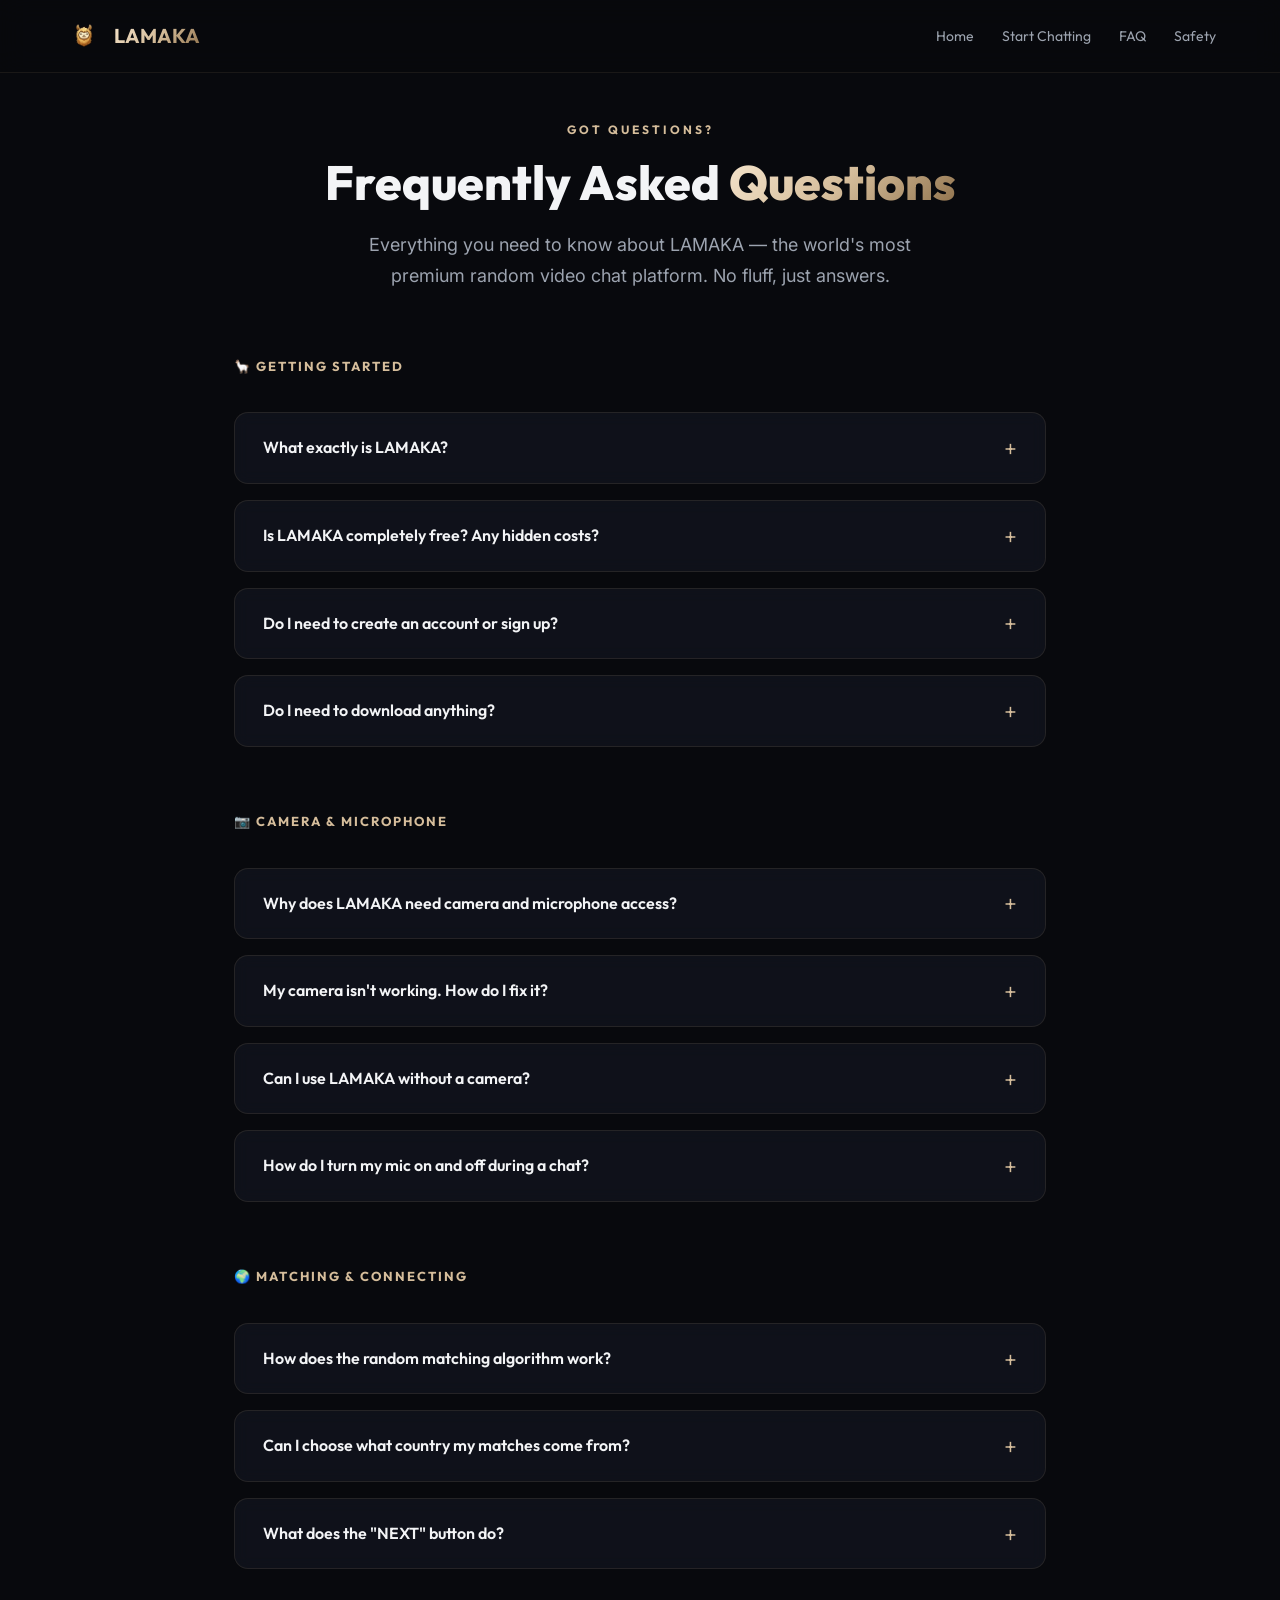
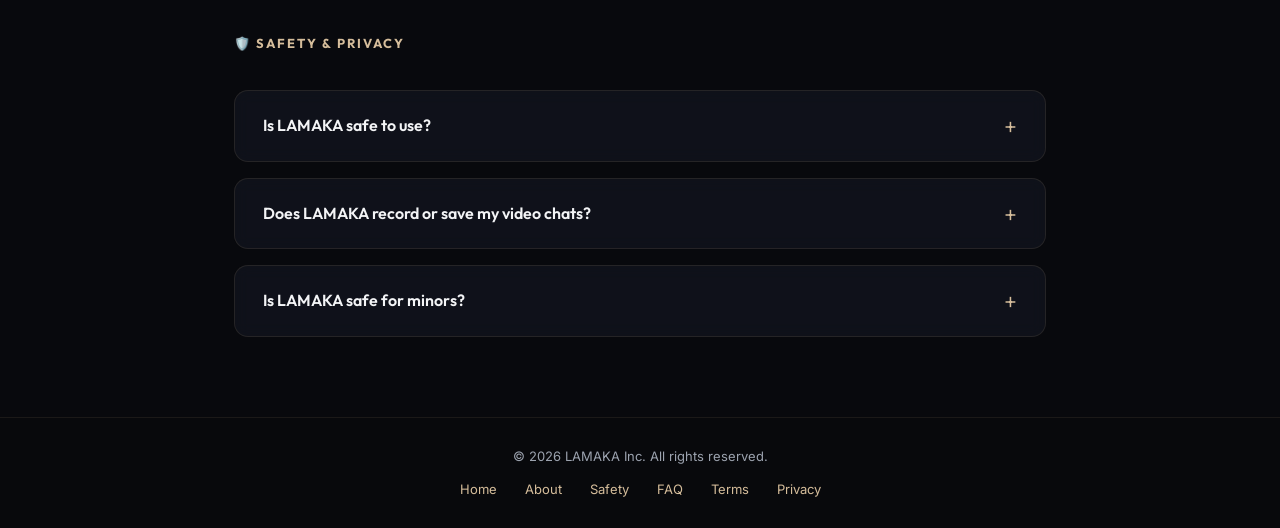
<file: faq.html>
<!DOCTYPE html>
<html lang="en">
<head>
  <meta charset="UTF-8">
  <meta name="viewport" content="width=device-width, initial-scale=1.0">
  <title>FAQ – LAMAKA Random Video Chat | All Your Questions Answered</title>
  <meta name="description" content="Get answers to every question about LAMAKA – how random video chat works, webcam permissions, matching, safety, and more. Your complete guide to talking to strangers online.">
  <link rel="preconnect" href="https://fonts.googleapis.com">
  <link rel="preconnect" href="https://fonts.gstatic.com" crossorigin>
  <link href="https://fonts.googleapis.com/css2?family=Inter:wght@300;400;500;600;700&family=Outfit:wght@400;500;600;700;800&display=swap" rel="stylesheet">
  <link rel="stylesheet" href="styles.css">
  <link rel="icon" type="image/png" href="icon.png">
  <script type="application/ld+json">
  {
    "@context": "https://schema.org",
    "@type": "FAQPage",
    "mainEntity": [
      {"@type":"Question","name":"Is LAMAKA free to use?","acceptedAnswer":{"@type":"Answer","text":"Yes, LAMAKA is 100% free. No subscription, no hidden fees, no account required."}},
      {"@type":"Question","name":"Is LAMAKA safe for teens?","acceptedAnswer":{"@type":"Answer","text":"LAMAKA is intended for users 18 and over. We use AI moderation and community reporting to keep the platform safe."}},
      {"@type":"Question","name":"Do I need to download an app?","acceptedAnswer":{"@type":"Answer","text":"No. LAMAKA runs entirely in your web browser. No download, no plugins required."}},
      {"@type":"Question","name":"How does the random matching work?","acceptedAnswer":{"@type":"Answer","text":"Our Herd Algorithm randomly pairs you with another online user. You can filter by gender preference before connecting."}},
      {"@type":"Question","name":"Is LAMAKA anonymous?","acceptedAnswer":{"@type":"Answer","text":"Yes. LAMAKA does not require any personal information. You are completely anonymous by default."}}
    ]
  }
  </script>
  <style>
    .static-page { min-height: 100vh; padding: 120px 0 80px; }
    .static-page .container { max-width: 860px; }
    .page-hero { text-align: center; margin-bottom: 64px; }
    .page-hero-eyebrow { font-family: var(--font-heading); font-size: 12px; font-weight: 700; letter-spacing: 3px; color: var(--gold-primary); text-transform: uppercase; margin-bottom: 16px; }
    .page-hero-title { font-family: var(--font-heading); font-size: 48px; font-weight: 800; line-height: 1.15; color: var(--text-primary); margin-bottom: 20px; }
    .page-hero-subtitle { font-size: 18px; color: var(--text-secondary); max-width: 600px; margin: 0 auto; line-height: 1.7; }
    .faq-list { display: flex; flex-direction: column; gap: 16px; }
    .faq-item {
      background: rgba(20,24,35,0.6);
      border: 1px solid rgba(197,168,128,0.12);
      border-radius: 14px;
      overflow: hidden;
      backdrop-filter: blur(8px);
      transition: border-color 0.3s;
    }
    .faq-item:hover { border-color: rgba(197,168,128,0.3); }
    .faq-item details { }
    .faq-item summary {
      padding: 22px 28px;
      font-family: var(--font-heading);
      font-size: 16px;
      font-weight: 600;
      color: var(--text-primary);
      cursor: pointer;
      list-style: none;
      display: flex;
      justify-content: space-between;
      align-items: center;
      user-select: none;
    }
    .faq-item summary::-webkit-details-marker { display: none; }
    .faq-item summary::after {
      content: '+';
      font-size: 24px;
      color: var(--gold-primary);
      font-weight: 300;
      line-height: 1;
      transition: transform 0.3s;
      flex-shrink: 0;
      margin-left: 16px;
    }
    .faq-item details[open] summary::after { content: '−'; }
    .faq-answer {
      padding: 0 28px 24px;
      font-size: 15px;
      line-height: 1.85;
      color: var(--text-secondary);
      border-top: 1px solid rgba(197,168,128,0.08);
      padding-top: 20px;
    }
    .faq-answer p { margin-bottom: 12px; }
    .faq-answer p:last-child { margin-bottom: 0; }
    .faq-answer a { color: var(--gold-primary); }
    .faq-category-title {
      font-family: var(--font-heading);
      font-size: 13px;
      font-weight: 700;
      letter-spacing: 2px;
      color: var(--gold-primary);
      text-transform: uppercase;
      margin: 48px 0 20px;
    }
    .faq-category-title:first-child { margin-top: 0; }
    /* header/footer same as about */
    .static-header { position: fixed; top: 0; left: 0; width: 100%; padding: 16px 0; z-index: 100; background: rgba(8,9,13,0.92); backdrop-filter: blur(14px); border-bottom: 1px solid rgba(197,168,128,0.1); }
    .static-header .container { max-width: 1200px; display: flex; justify-content: space-between; align-items: center; }
    .static-header .logo { display: flex; align-items: center; gap: 10px; text-decoration: none; }
    .static-header .logo img { width: 40px; height: 40px; object-fit: contain; }
    .static-header .logo span { font-family: var(--font-heading); font-weight: 700; font-size: 20px; background: linear-gradient(135deg, #f7e6ce 0%, #d5bd9b 50%, #8e704a 100%); -webkit-background-clip: text; -webkit-text-fill-color: transparent; background-clip: text; }
    .static-header nav { display: flex; gap: 28px; }
    .static-header nav a { font-family: var(--font-heading); font-size: 14px; color: var(--text-secondary); text-decoration: none; transition: color 0.2s; }
    .static-header nav a:hover { color: var(--text-gold); }
    .static-footer { background: rgba(8,9,13,0.9); border-top: 1px solid rgba(197,168,128,0.1); padding: 28px 0; text-align: center; font-size: 13px; color: var(--text-secondary); }
    .static-footer a { color: var(--gold-primary); text-decoration: none; margin: 0 12px; }
  </style>
</head>
<body>

<header class="static-header">
  <div class="container">
    <a href="/" class="logo">
      <img src="icon.png" alt="LAMAKA Logo">
      <span>LAMAKA</span>
    </a>
    <nav>
      <a href="/">Home</a>
      <a href="/chat">Start Chatting</a>
      <a href="/faq">FAQ</a>
      <a href="/safety">Safety</a>
    </nav>
  </div>
</header>

<main class="static-page">
  <div class="container">

    <div class="page-hero">
      <p class="page-hero-eyebrow">Got Questions?</p>
      <h1 class="page-hero-title">Frequently Asked <span style="background: linear-gradient(135deg,#f7e6ce,#d5bd9b,#8e704a);-webkit-background-clip:text;-webkit-text-fill-color:transparent;background-clip:text;">Questions</span></h1>
      <p class="page-hero-subtitle">Everything you need to know about LAMAKA — the world's most premium random video chat platform. No fluff, just answers.</p>
    </div>

    <div class="faq-list">

      <p class="faq-category-title">🦙 Getting Started</p>

      <div class="faq-item">
        <details>
          <summary>What exactly is LAMAKA?</summary>
          <div class="faq-answer">
            <p>LAMAKA is a free, browser-based <strong>random video chat platform</strong>. Think of it as the upgraded, premium-tier successor to platforms like Omegle and Chatroulette. You click "Start Chatting," allow your camera, and within seconds you're connected face-to-face with a real stranger from anywhere in the world.</p>
            <p>Unlike generic Omegle alternatives, LAMAKA is built with an obsessive focus on design quality, safety, and speed. The result is a video chat experience that feels premium rather than janky.</p>
          </div>
        </details>
      </div>

      <div class="faq-item">
        <details>
          <summary>Is LAMAKA completely free? Any hidden costs?</summary>
          <div class="faq-answer">
            <p>100% free. No subscription. No premium tier. No in-app purchases. No hidden fees. LAMAKA will always be free for the core random video chat experience.</p>
            <p>We sustain the platform through minimal, non-intrusive brand partnerships. We will never sell your data or put ads between you and your connections.</p>
          </div>
        </details>
      </div>

      <div class="faq-item">
        <details>
          <summary>Do I need to create an account or sign up?</summary>
          <div class="faq-answer">
            <p>No account, no sign up, no email address required. LAMAKA is a true <strong>anonymous chat site</strong>. You open the page, click start, and you're in. Your session is temporary and leaves no trace.</p>
            <p>This anonymity is fundamental to our design. We believe real, candid conversations happen when you're not worried about your social media followers seeing it.</p>
          </div>
        </details>
      </div>

      <div class="faq-item">
        <details>
          <summary>Do I need to download anything?</summary>
          <div class="faq-answer">
            <p>Zero downloads required. LAMAKA is a web app that runs entirely inside your browser using WebRTC technology — the same technology powering Google Meet, Zoom web, and many other major video conferencing tools. It works on Chrome, Firefox, Safari, and Edge on both desktop and mobile.</p>
          </div>
        </details>
      </div>

      <p class="faq-category-title">📷 Camera & Microphone</p>

      <div class="faq-item">
        <details>
          <summary>Why does LAMAKA need camera and microphone access?</summary>
          <div class="faq-answer">
            <p>LAMAKA is a <strong>live webcam chat</strong> platform, so your camera and microphone are essential for the experience. When you click "Allow" on the browser permission prompt, your device's camera and mic stream is shared peer-to-peer directly with your matched partner.</p>
            <p>Critically: your video stream is never routed through LAMAKA's servers. We never see, record, or store your video. It goes directly from your browser to your partner's browser using WebRTC encryption.</p>
          </div>
        </details>
      </div>

      <div class="faq-item">
        <details>
          <summary>My camera isn't working. How do I fix it?</summary>
          <div class="faq-answer">
            <p>Camera issues are almost always a browser permissions problem. Here's how to fix it:</p>
            <p><strong>Chrome:</strong> Click the camera icon in the address bar → select "Always allow lamaka.chat to access camera and microphone" → reload the page.</p>
            <p><strong>Safari:</strong> Go to Safari → Settings → Websites → Camera, and set LAMAKA to "Allow."</p>
            <p><strong>Firefox:</strong> Click the camera/lock icon in the address bar → clear the blocked permission → reload.</p>
            <p>If you're on a laptop and the above doesn't work, check your operating system camera privacy settings. On Windows, go to Settings → Privacy → Camera and ensure browser access is enabled.</p>
          </div>
        </details>
      </div>

      <div class="faq-item">
        <details>
          <summary>Can I use LAMAKA without a camera?</summary>
          <div class="faq-answer">
            <p>Yes! You can choose "Simulate Without Camera" when prompted. You'll still be matched with live partners and can chat via text. Some partners may choose not to connect with camera-off users depending on their preference, but many text-only sessions happen every day on LAMAKA.</p>
          </div>
        </details>
      </div>

      <div class="faq-item">
        <details>
          <summary>How do I turn my mic on and off during a chat?</summary>
          <div class="faq-answer">
            <p>There is a dedicated microphone toggle button in the video panel on your local camera feed (bottom panel in the full-screen view). Click the microphone icon to mute yourself — the icon turns red when muted. Click again to unmute. This works in real-time during any live session.</p>
          </div>
        </details>
      </div>

      <p class="faq-category-title">🌍 Matching & Connecting</p>

      <div class="faq-item">
        <details>
          <summary>How does the random matching algorithm work?</summary>
          <div class="faq-answer">
            <p>Our "Herd Algorithm" maintains a live pool of all currently available users. When you hit "Start Chatting," you're matched with a random user from that pool within seconds. The algorithm considers your gender preference filter (All, Girls Only, Guys Only) if you've set one.</p>
            <p>Future versions will include interest-based matching, where you can enter tags like "music," "travel," or "coding" to be matched with compatible strangers.</p>
          </div>
        </details>
      </div>

      <div class="faq-item">
        <details>
          <summary>Can I choose what country my matches come from?</summary>
          <div class="faq-answer">
            <p>Currently, matching is fully global — you can be connected with anyone from our 140+ supported countries. Country-specific filtering is on our roadmap for a future update. LAMAKA's global reach is actually one of its biggest strengths; many users report that their most memorable conversations have been with people from countries they never expected.</p>
          </div>
        </details>
      </div>

      <div class="faq-item">
        <details>
          <summary>What does the "NEXT" button do?</summary>
          <div class="faq-answer">
            <p>The NEXT button instantly ends your current session and begins searching for a new random connection. There's no penalty for skipping. You can NEXT as many times as you like until you find someone you want to talk to.</p>
          </div>
        </details>
      </div>

      <p class="faq-category-title">🛡️ Safety & Privacy</p>

      <div class="faq-item">
        <details>
          <summary>Is LAMAKA safe to use?</summary>
          <div class="faq-answer">
            <p>LAMAKA employs multiple layers of protection. Our AI moderation system scans sessions for policy violations in real-time. Our one-click report button allows any user to instantly flag a bad actor. Violators are IP-banned and their device signatures are blocked from the platform permanently.</p>
            <p>That said, as with any platform where strangers meet, common sense is your best tool. Never share personal information like your real name, address, school, or phone number with a stranger on LAMAKA. Read our full <a href="/safety">Safety Guide</a> for more detailed advice.</p>
          </div>
        </details>
      </div>

      <div class="faq-item">
        <details>
          <summary>Does LAMAKA record or save my video chats?</summary>
          <div class="faq-answer">
            <p>Absolutely not. LAMAKA does not record, store, or process your video or audio streams in any way. All video is transmitted peer-to-peer via WebRTC, meaning it flows directly between your browser and your partner's browser without passing through our servers. When the session ends, it's gone forever.</p>
          </div>
        </details>
      </div>

      <div class="faq-item">
        <details>
          <summary>Is LAMAKA safe for minors?</summary>
          <div class="faq-answer">
            <p>LAMAKA is intended for users aged 18 and over. We strongly discourage minors from using the platform, as random video chat with strangers carries inherent risks for younger users. If you are a parent concerned about a child's use of LAMAKA, we recommend using browser parental controls to restrict access. Report any suspected underage activity via our report button and it will be actioned immediately.</p>
          </div>
        </details>
      </div>

    </div>

  </div>
</main>

<footer class="static-footer">
  <div class="container">
    <p style="margin-bottom:12px;">© 2026 LAMAKA Inc. All rights reserved.</p>
    <a href="/">Home</a>
    <a href="/about">About</a>
    <a href="/safety">Safety</a>
    <a href="/faq">FAQ</a>
    <a href="/terms">Terms</a>
    <a href="/privacy">Privacy</a>
  </div>
</footer>

</body>
</html>
</file>
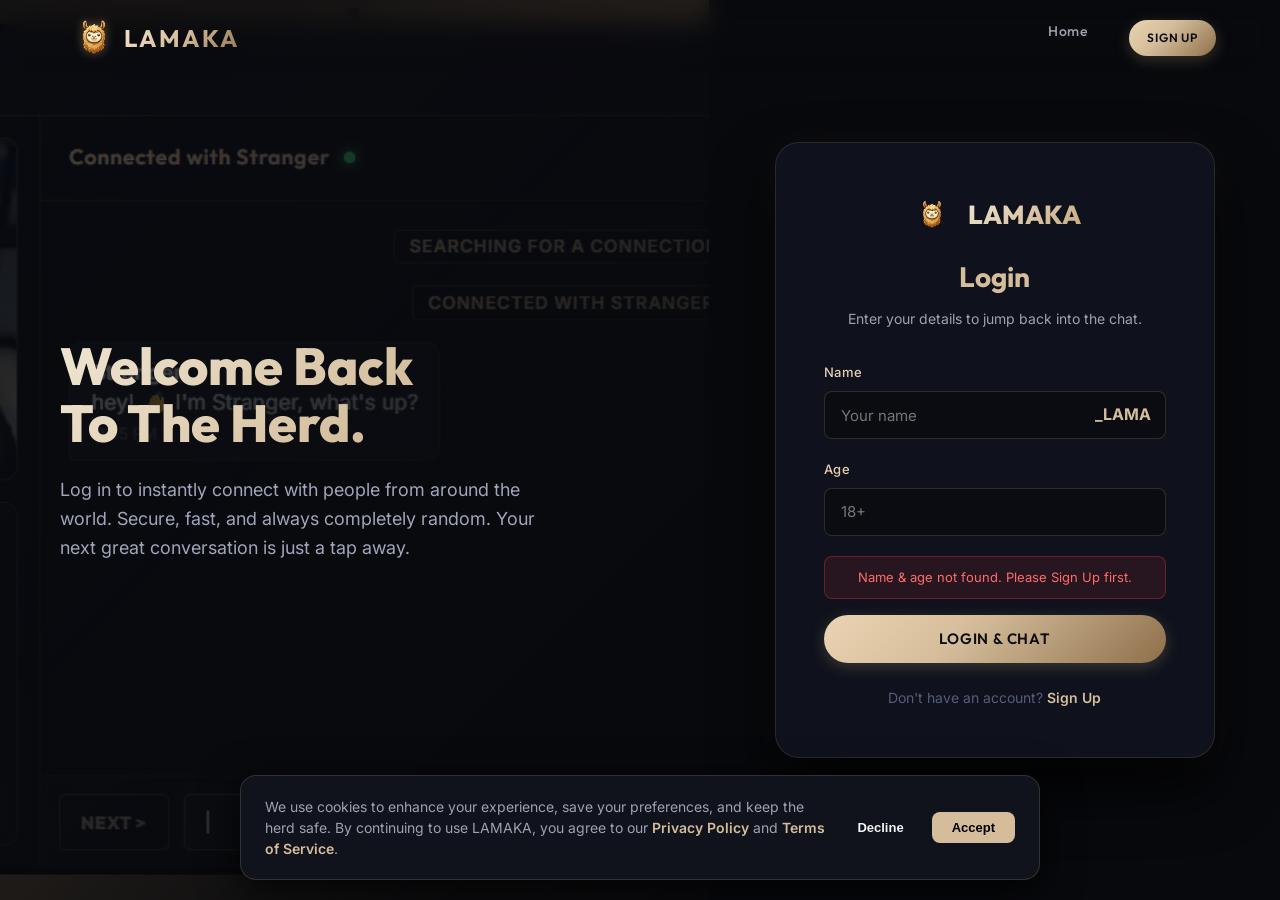
<file: login.html>
<!DOCTYPE html>
<html lang="en">
<head>
  <meta charset="UTF-8">
  <meta name="viewport" content="width=device-width, initial-scale=1.0">
  <title>Login - LAMAKA</title>
  <meta name="description" content="Login to LAMAKA to continue chatting with strangers.">
  <link rel="stylesheet" href="styles.css">
  <link href="https://fonts.googleapis.com/css2?family=Inter:wght@300;400;500;600&family=Outfit:wght@400;600;800&display=swap" rel="stylesheet">
  <style>
    body {
      margin: 0;
      padding: 0;
      min-height: 100vh;
      background-color: var(--bg-dark, #08090d);
      display: flex;
      flex-direction: column;
    }
    
    /* Make header float on top of the layout */
    .app-header {
      position: absolute;
      top: 0;
      left: 0;
      width: 100%;
      z-index: 100;
      background: transparent;
      border-bottom: none;
    }
    
    .auth-page-container {
      flex: 1;
      display: flex;
      min-height: 100vh;
    }
    
    .auth-left {
      flex: 1.2;
      display: none;
      position: relative;
      background: linear-gradient(135deg, rgba(8, 9, 13, 0.7), rgba(8, 9, 13, 0.95)), url('assets/lanfing.png');
      background-size: cover;
      background-position: center;
      padding: 60px;
      flex-direction: column;
      justify-content: center;
    }
    
    @media (min-width: 900px) {
      .auth-left {
        display: flex;
      }
    }
    
    .auth-left-content {
      max-width: 500px;
      z-index: 2;
    }
    
    .auth-left h1 {
      font-family: var(--font-heading, 'Outfit', sans-serif);
      font-size: 52px;
      font-weight: 800;
      line-height: 1.1;
      margin-bottom: 24px;
      background: linear-gradient(135deg, #f0e6d2, #c5a880);
      -webkit-background-clip: text;
      -webkit-text-fill-color: transparent;
      background-clip: text;
    }
    
    .auth-left p {
      font-size: 18px;
      color: #a0a5ba;
      line-height: 1.6;
    }
    
    .auth-right {
      flex: 1;
      display: flex;
      justify-content: center;
      align-items: center;
      padding: 40px;
      background-color: var(--bg-dark, #08090d);
    }
    
    .auth-card {
      background: rgba(17, 20, 30, 0.9);
      backdrop-filter: blur(20px);
      border: 1px solid rgba(197, 168, 128, 0.15);
      border-radius: 24px;
      padding: 48px;
      width: 100%;
      max-width: 440px;
      box-shadow: 0 30px 60px rgba(0, 0, 0, 0.8), 0 0 40px rgba(197, 168, 128, 0.05);
    }
    
    .ob-logo {
      display: flex;
      align-items: center;
      justify-content: center;
      gap: 12px;
      margin-bottom: 16px;
    }
    
    .ob-logo span {
      font-family: var(--font-heading, 'Outfit', sans-serif);
      font-weight: 800;
      font-size: 26px;
      background: linear-gradient(135deg, #f0e6d2, #c5a880);
      -webkit-background-clip: text;
      -webkit-text-fill-color: transparent;
      background-clip: text;
    }
    
    .auth-title {
      text-align: center;
      color: var(--gold-primary, #c5a880);
      font-family: var(--font-heading, 'Outfit', sans-serif);
      font-size: 28px;
      margin-bottom: 8px;
      margin-top: 0;
    }
    
    .auth-tagline {
      text-align: center;
      color: var(--text-secondary, #8b92a5);
      font-size: 14px;
      margin-bottom: 32px;
    }
  </style>
</head>
<body>
  <!-- Header Navigation -->
  <header class="app-header">
    <div class="container header-container">
      <div class="logo">
        <a href="/" style="display:flex; align-items:center; text-decoration:none;">
          <img src="icon.png" alt="LAMAKA Logo" class="logo-svg">
          <span class="logo-text">LAMAKA</span>
        </a>
      </div>
      <nav class="nav-links">
        <a href="/" class="nav-link">Home</a>
        <a href="/signup" class="btn btn-gold-filled" style="padding: 8px 18px; font-size: 12px; margin-left: 10px;">SIGN UP</a>
      </nav>
    </div>
  </header>

  <div class="auth-page-container">
    
    <!-- Left Side: Hero Image & Branding -->
    <div class="auth-left">
      <div class="auth-left-content">
        <h1>Welcome Back<br>To The Herd.</h1>
        <p>Log in to instantly connect with people from around the world. Secure, fast, and always completely random. Your next great conversation is just a tap away.</p>
      </div>
    </div>
    
    <!-- Right Side: Login Form -->
    <div class="auth-right">
      <div class="auth-card">
        <div class="ob-logo">
          <img src="icon.png" alt="LAMAKA" style="width:48px;height:48px;object-fit:contain;">
          <span>LAMAKA</span>
        </div>
        <h2 class="auth-title">Login</h2>
        <p class="auth-tagline">Enter your details to jump back into the chat.</p>

        <form id="loginForm" class="ob-form">
          <div class="form-group">
            <label for="loginName">Name</label>
            <div style="position: relative; display: flex; align-items: center;">
              <input type="text" id="loginName" required minlength="5" maxlength="20" pattern="[a-z]+" title="Name must be 5-20 lowercase letters" oninput="this.value = this.value.toLowerCase().replace(/[^a-z]/g, '')" placeholder="Your name" style="height: 48px; padding-right: 70px; width: 100%; box-sizing: border-box;">
              <span style="position: absolute; right: 15px; color: var(--gold-primary, #c5a880); font-weight: bold; pointer-events: none;">_LAMA</span>
            </div>
          </div>
          <div class="form-group">
            <label for="loginAge">Age</label>
            <input type="number" id="loginAge" required min="18" max="100" oninput="this.value = this.value.replace(/[^0-9]/g, '')" placeholder="18+" style="height: 48px;">
          </div>
          <div class="ob-error hidden" id="loginError">Name & age not found. Please Sign Up first.</div>
          <button type="submit" class="btn btn-gold-filled ob-submit-btn" id="loginSubmitBtn" style="height: 48px; font-size: 15px; margin-top: 10px;">
            <span>LOGIN &amp; CHAT</span>
            <div class="spinner hidden" id="loginSpinner"></div>
          </button>
        </form>
        
        <div style="text-align:center; margin-top: 24px; font-size: 14px;">
          <span style="color:var(--text-muted, #565d79);">Don't have an account? </span>
          <a href="/signup" style="color:var(--gold-primary, #c5a880); text-decoration:none; font-weight:600; transition: color 0.2s;" onmouseover="this.style.color='#f0e6d2'" onmouseout="this.style.color='var(--gold-primary, #c5a880)'">Sign Up</a>
        </div>
      </div>
    </div>
    
  </div>

  <script src="app.js"></script>
</body>
</html>
</file>
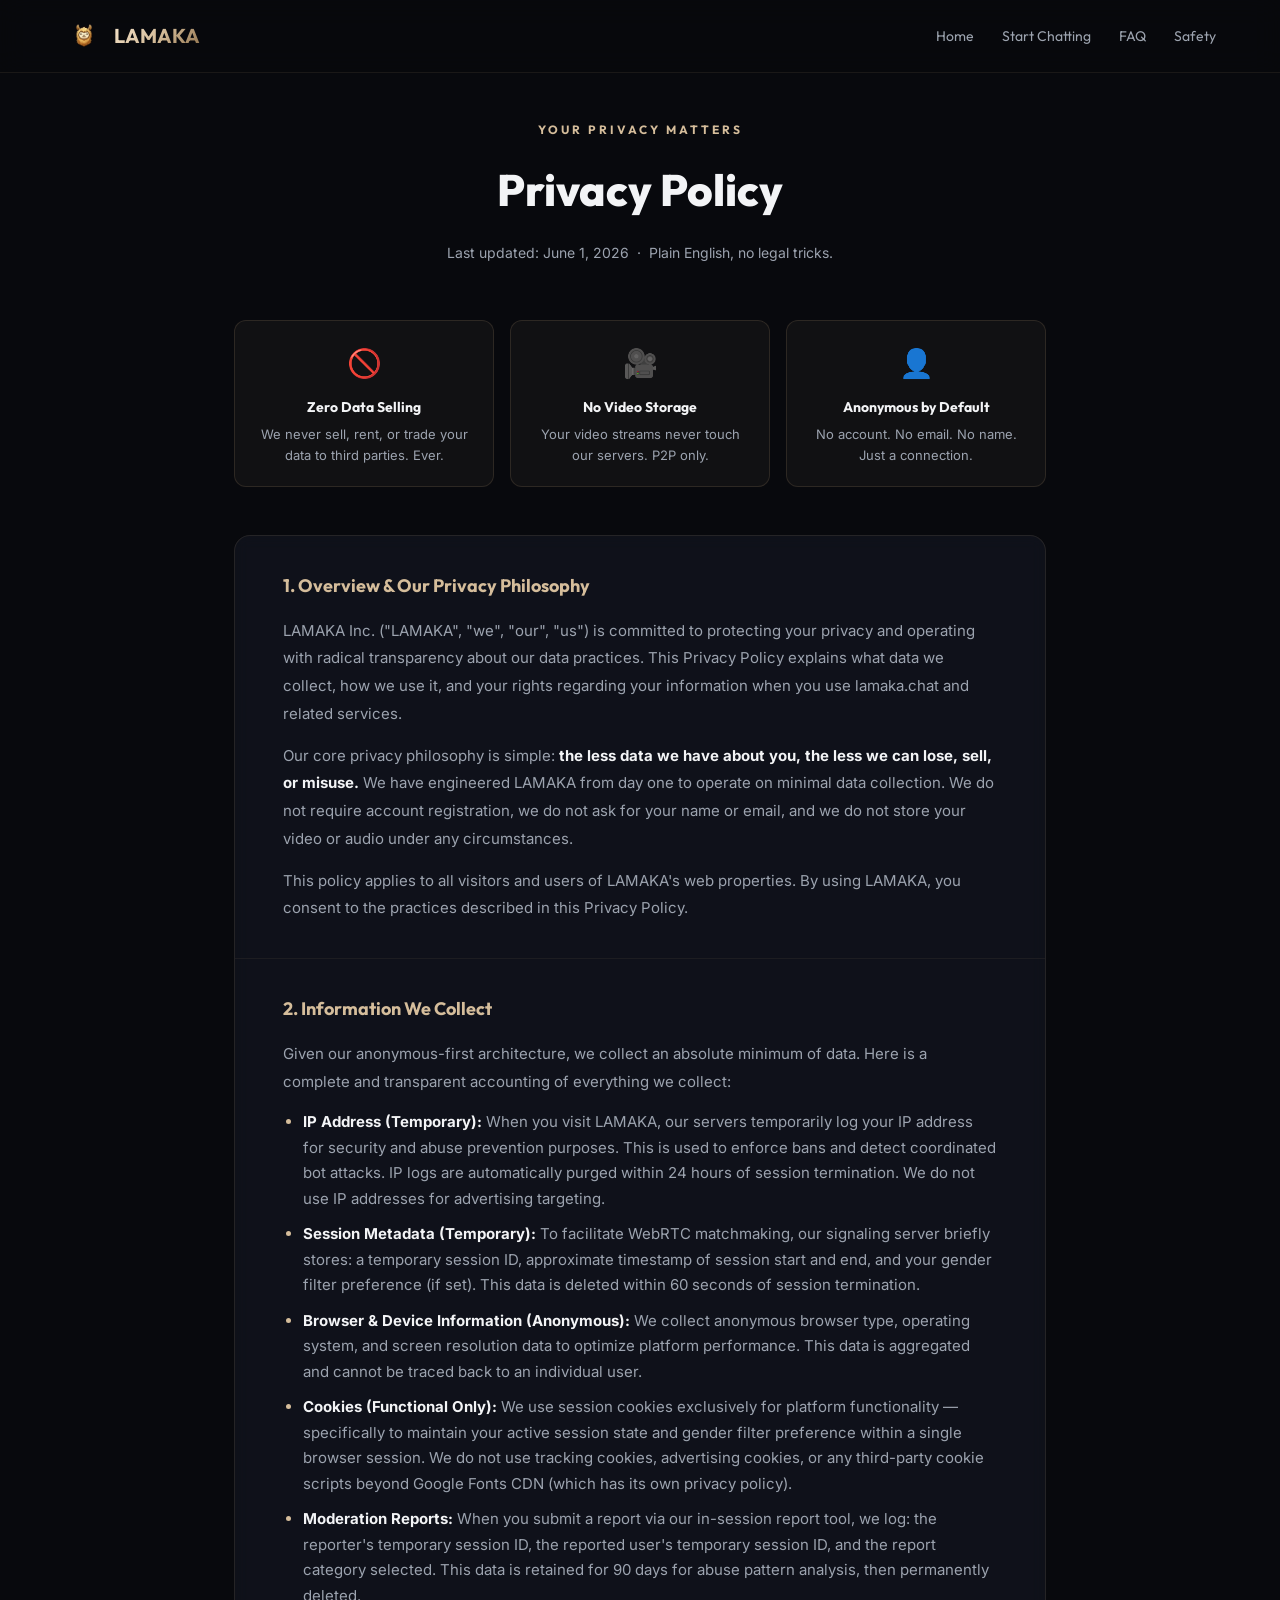
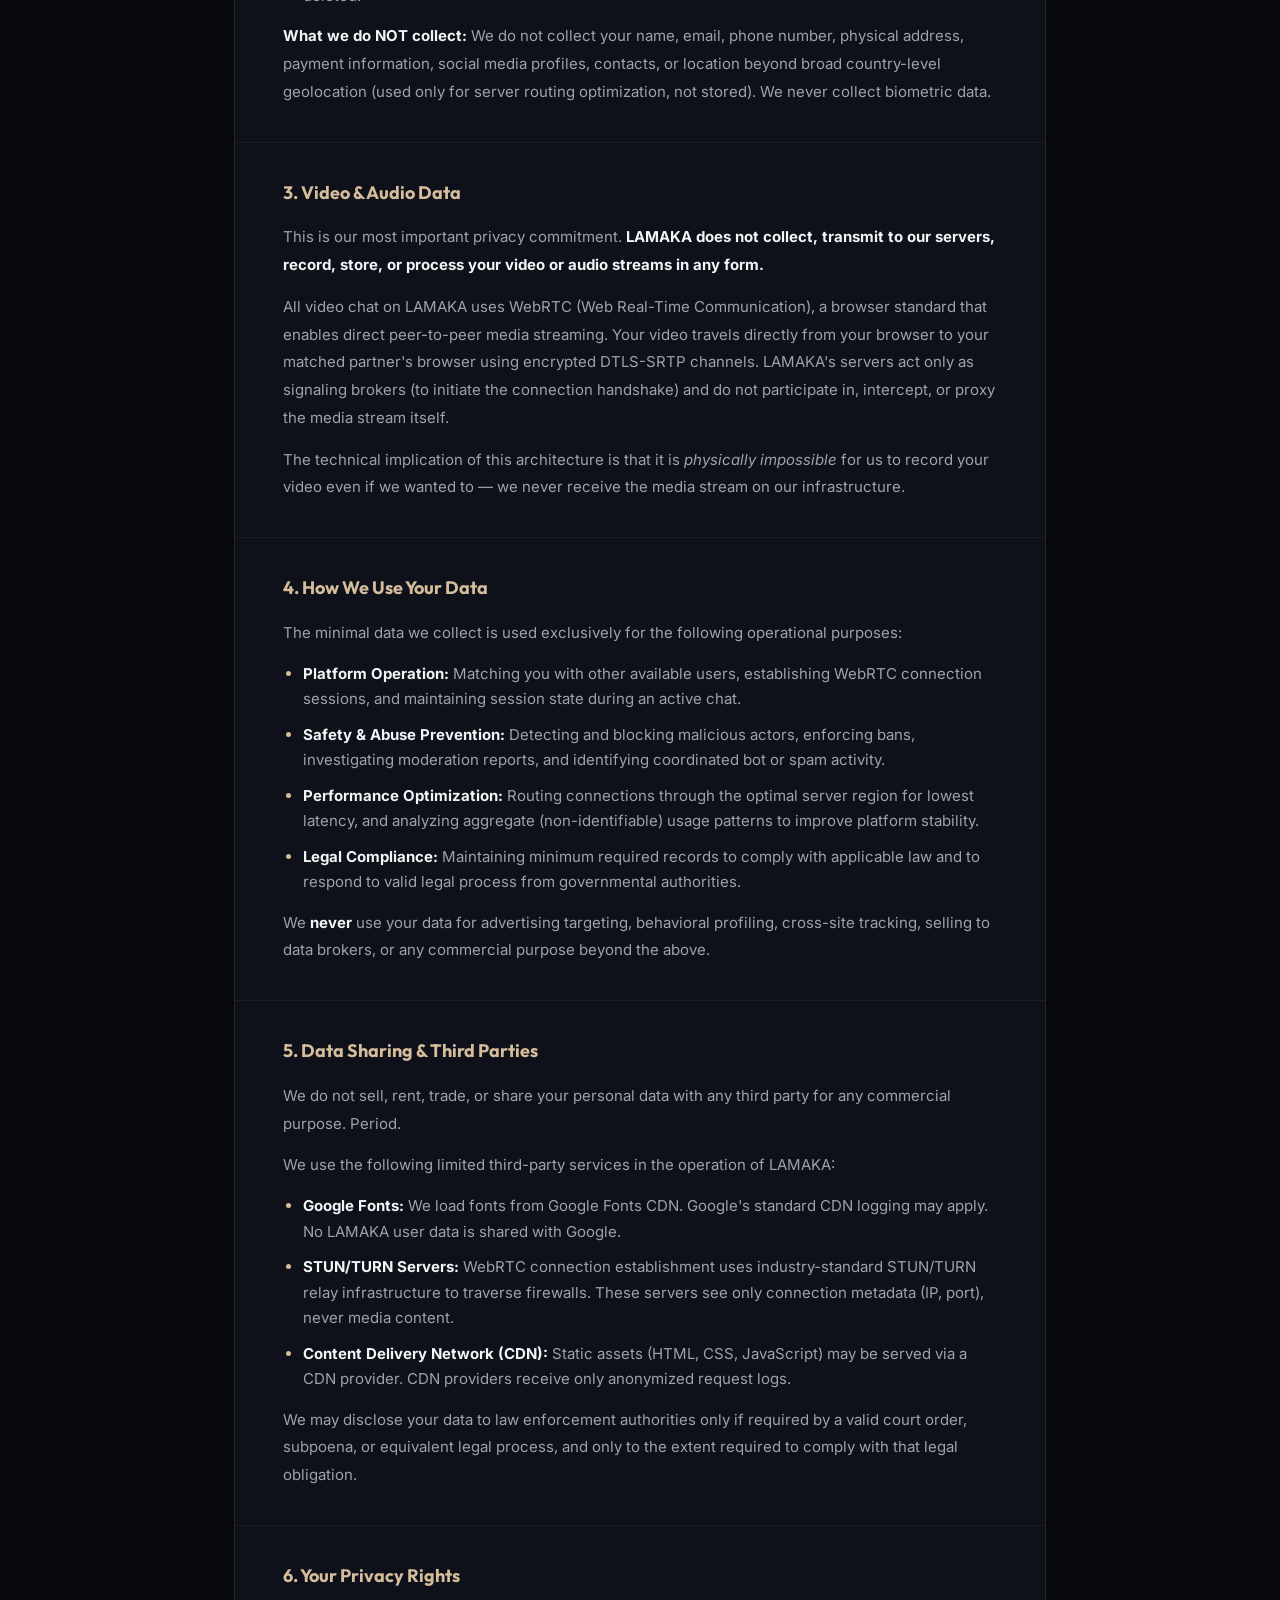
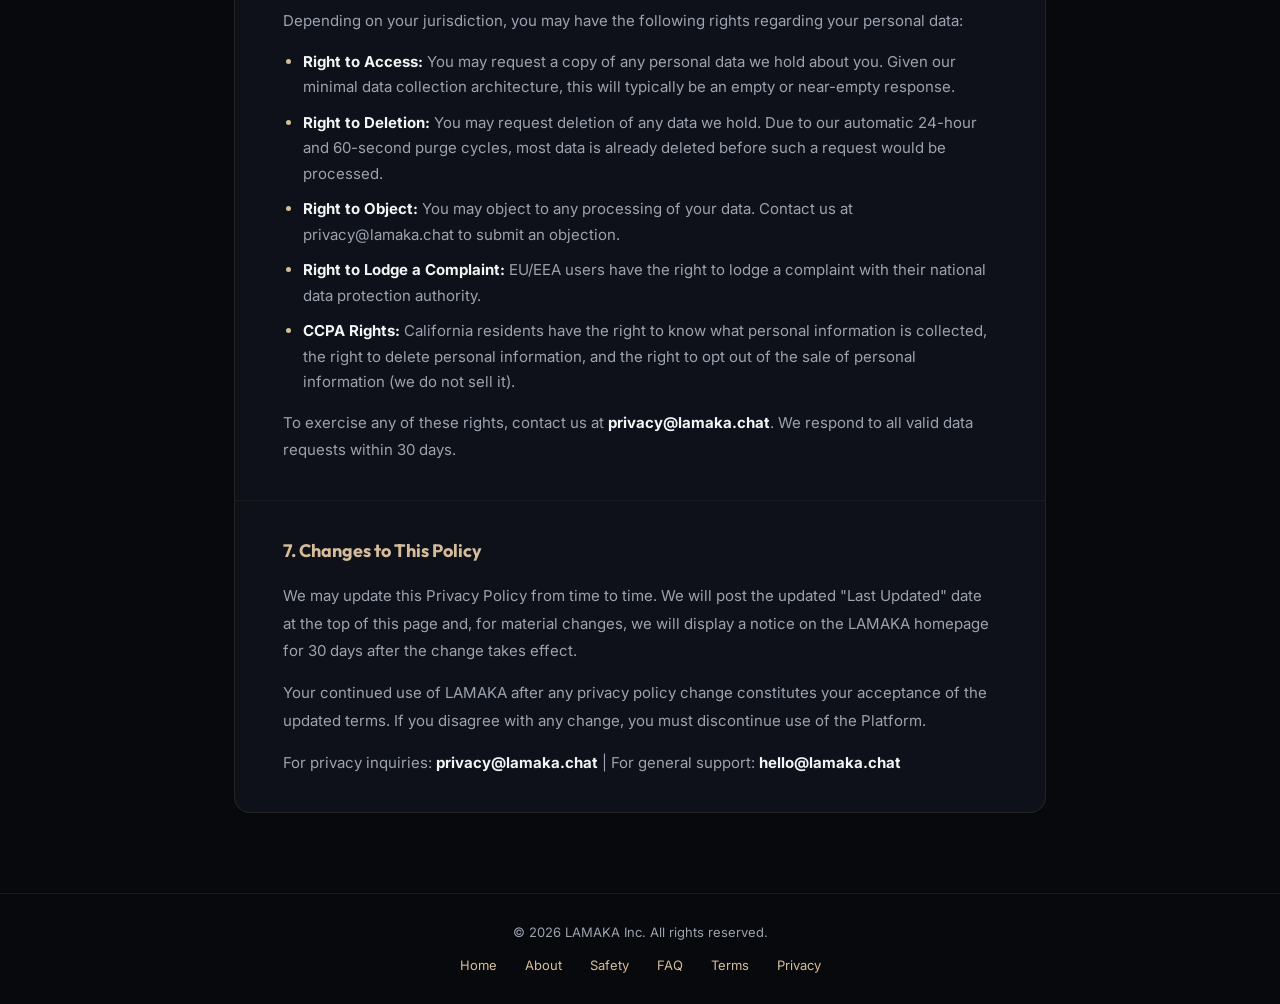
<file: privacy.html>
<!DOCTYPE html>
<html lang="en">
<head>
  <meta charset="UTF-8">
  <meta name="viewport" content="width=device-width, initial-scale=1.0">
  <title>Privacy Policy – LAMAKA Video Chat | How We Protect Your Data</title>
  <meta name="description" content="LAMAKA's Privacy Policy. We're committed to your anonymity. Zero data selling. No video storage. Learn exactly how LAMAKA protects your privacy.">
  <link rel="preconnect" href="https://fonts.googleapis.com">
  <link rel="preconnect" href="https://fonts.gstatic.com" crossorigin>
  <link href="https://fonts.googleapis.com/css2?family=Inter:wght@300;400;500;600;700&family=Outfit:wght@400;500;600;700;800&display=swap" rel="stylesheet">
  <link rel="stylesheet" href="styles.css">
  <link rel="icon" type="image/png" href="icon.png">
  <style>
    .static-page { min-height: 100vh; padding: 120px 0 80px; }
    .static-page .container { max-width: 860px; }
    .page-hero { text-align: center; margin-bottom: 56px; }
    .page-hero-eyebrow { font-family: var(--font-heading); font-size: 12px; font-weight: 700; letter-spacing: 3px; color: var(--gold-primary); text-transform: uppercase; margin-bottom: 16px; }
    .page-hero-title { font-family: var(--font-heading); font-size: 44px; font-weight: 800; color: var(--text-primary); margin-bottom: 16px; }
    .page-hero-meta { font-size: 14px; color: var(--text-secondary); }
    .privacy-summary { display: grid; grid-template-columns: repeat(3,1fr); gap: 16px; margin-bottom: 48px; }
    .privacy-card { background: rgba(197,168,128,0.05); border: 1px solid rgba(197,168,128,0.15); border-radius: 12px; padding: 20px; text-align: center; }
    .privacy-card-icon { font-size: 28px; margin-bottom: 10px; }
    .privacy-card-title { font-family: var(--font-heading); font-size: 14px; font-weight: 700; color: var(--text-primary); margin-bottom: 6px; }
    .privacy-card-text { font-size: 13px; color: var(--text-secondary); line-height: 1.6; }
    .legal-body { display: flex; flex-direction: column; gap: 0; background: rgba(20,24,35,0.6); border: 1px solid rgba(197,168,128,0.12); border-radius: 16px; overflow: hidden; backdrop-filter: blur(8px); }
    .legal-section { padding: 36px 48px; border-bottom: 1px solid rgba(197,168,128,0.08); }
    .legal-section:last-child { border-bottom: none; }
    .legal-section h2 { font-family: var(--font-heading); font-size: 18px; font-weight: 700; color: var(--gold-primary); margin-bottom: 16px; }
    .legal-section p { font-size: 15px; line-height: 1.85; color: var(--text-secondary); margin-bottom: 14px; }
    .legal-section p:last-child { margin-bottom: 0; }
    .legal-section ul { margin: 12px 0 14px 20px; display: flex; flex-direction: column; gap: 10px; }
    .legal-section ul li { font-size: 15px; line-height: 1.7; color: var(--text-secondary); }
    .legal-section ul li::marker { color: var(--gold-primary); }
    .legal-section strong { color: var(--text-primary); }
    .static-header { position: fixed; top: 0; left: 0; width: 100%; padding: 16px 0; z-index: 100; background: rgba(8,9,13,0.92); backdrop-filter: blur(14px); border-bottom: 1px solid rgba(197,168,128,0.1); }
    .static-header .container { max-width: 1200px; display: flex; justify-content: space-between; align-items: center; }
    .static-header .logo { display: flex; align-items: center; gap: 10px; text-decoration: none; }
    .static-header .logo img { width: 40px; height: 40px; object-fit: contain; }
    .static-header .logo span { font-family: var(--font-heading); font-weight: 700; font-size: 20px; background: linear-gradient(135deg, #f7e6ce 0%, #d5bd9b 50%, #8e704a 100%); -webkit-background-clip: text; -webkit-text-fill-color: transparent; background-clip: text; }
    .static-header nav { display: flex; gap: 28px; }
    .static-header nav a { font-family: var(--font-heading); font-size: 14px; color: var(--text-secondary); text-decoration: none; transition: color 0.2s; }
    .static-header nav a:hover { color: var(--text-gold); }
    .static-footer { background: rgba(8,9,13,0.9); border-top: 1px solid rgba(197,168,128,0.1); padding: 28px 0; text-align: center; font-size: 13px; color: var(--text-secondary); }
    .static-footer a { color: var(--gold-primary); text-decoration: none; margin: 0 12px; }
  </style>
</head>
<body>

<header class="static-header">
  <div class="container">
    <a href="/" class="logo">
      <img src="icon.png" alt="LAMAKA Logo">
      <span>LAMAKA</span>
    </a>
    <nav>
      <a href="/">Home</a>
      <a href="/chat">Start Chatting</a>
      <a href="/faq">FAQ</a>
      <a href="/safety">Safety</a>
    </nav>
  </div>
</header>

<main class="static-page">
  <div class="container">

    <div class="page-hero">
      <p class="page-hero-eyebrow">Your Privacy Matters</p>
      <h1 class="page-hero-title">Privacy Policy</h1>
      <p class="page-hero-meta">Last updated: June 1, 2026 &nbsp;·&nbsp; Plain English, no legal tricks.</p>
    </div>

    <div class="privacy-summary">
      <div class="privacy-card">
        <div class="privacy-card-icon">🚫</div>
        <div class="privacy-card-title">Zero Data Selling</div>
        <div class="privacy-card-text">We never sell, rent, or trade your data to third parties. Ever.</div>
      </div>
      <div class="privacy-card">
        <div class="privacy-card-icon">🎥</div>
        <div class="privacy-card-title">No Video Storage</div>
        <div class="privacy-card-text">Your video streams never touch our servers. P2P only.</div>
      </div>
      <div class="privacy-card">
        <div class="privacy-card-icon">👤</div>
        <div class="privacy-card-title">Anonymous by Default</div>
        <div class="privacy-card-text">No account. No email. No name. Just a connection.</div>
      </div>
    </div>

    <div class="legal-body">

      <div class="legal-section">
        <h2>1. Overview & Our Privacy Philosophy</h2>
        <p>LAMAKA Inc. ("LAMAKA", "we", "our", "us") is committed to protecting your privacy and operating with radical transparency about our data practices. This Privacy Policy explains what data we collect, how we use it, and your rights regarding your information when you use lamaka.chat and related services.</p>
        <p>Our core privacy philosophy is simple: <strong>the less data we have about you, the less we can lose, sell, or misuse.</strong> We have engineered LAMAKA from day one to operate on minimal data collection. We do not require account registration, we do not ask for your name or email, and we do not store your video or audio under any circumstances.</p>
        <p>This policy applies to all visitors and users of LAMAKA's web properties. By using LAMAKA, you consent to the practices described in this Privacy Policy.</p>
      </div>

      <div class="legal-section">
        <h2>2. Information We Collect</h2>
        <p>Given our anonymous-first architecture, we collect an absolute minimum of data. Here is a complete and transparent accounting of everything we collect:</p>
        <ul>
          <li><strong>IP Address (Temporary):</strong> When you visit LAMAKA, our servers temporarily log your IP address for security and abuse prevention purposes. This is used to enforce bans and detect coordinated bot attacks. IP logs are automatically purged within 24 hours of session termination. We do not use IP addresses for advertising targeting.</li>
          <li><strong>Session Metadata (Temporary):</strong> To facilitate WebRTC matchmaking, our signaling server briefly stores: a temporary session ID, approximate timestamp of session start and end, and your gender filter preference (if set). This data is deleted within 60 seconds of session termination.</li>
          <li><strong>Browser & Device Information (Anonymous):</strong> We collect anonymous browser type, operating system, and screen resolution data to optimize platform performance. This data is aggregated and cannot be traced back to an individual user.</li>
          <li><strong>Cookies (Functional Only):</strong> We use session cookies exclusively for platform functionality — specifically to maintain your active session state and gender filter preference within a single browser session. We do not use tracking cookies, advertising cookies, or any third-party cookie scripts beyond Google Fonts CDN (which has its own privacy policy).</li>
          <li><strong>Moderation Reports:</strong> When you submit a report via our in-session report tool, we log: the reporter's temporary session ID, the reported user's temporary session ID, and the report category selected. This data is retained for 90 days for abuse pattern analysis, then permanently deleted.</li>
        </ul>
        <p><strong>What we do NOT collect:</strong> We do not collect your name, email, phone number, physical address, payment information, social media profiles, contacts, or location beyond broad country-level geolocation (used only for server routing optimization, not stored). We never collect biometric data.</p>
      </div>

      <div class="legal-section">
        <h2>3. Video & Audio Data</h2>
        <p>This is our most important privacy commitment. <strong>LAMAKA does not collect, transmit to our servers, record, store, or process your video or audio streams in any form.</strong></p>
        <p>All video chat on LAMAKA uses WebRTC (Web Real-Time Communication), a browser standard that enables direct peer-to-peer media streaming. Your video travels directly from your browser to your matched partner's browser using encrypted DTLS-SRTP channels. LAMAKA's servers act only as signaling brokers (to initiate the connection handshake) and do not participate in, intercept, or proxy the media stream itself.</p>
        <p>The technical implication of this architecture is that it is <em>physically impossible</em> for us to record your video even if we wanted to — we never receive the media stream on our infrastructure.</p>
      </div>

      <div class="legal-section">
        <h2>4. How We Use Your Data</h2>
        <p>The minimal data we collect is used exclusively for the following operational purposes:</p>
        <ul>
          <li><strong>Platform Operation:</strong> Matching you with other available users, establishing WebRTC connection sessions, and maintaining session state during an active chat.</li>
          <li><strong>Safety & Abuse Prevention:</strong> Detecting and blocking malicious actors, enforcing bans, investigating moderation reports, and identifying coordinated bot or spam activity.</li>
          <li><strong>Performance Optimization:</strong> Routing connections through the optimal server region for lowest latency, and analyzing aggregate (non-identifiable) usage patterns to improve platform stability.</li>
          <li><strong>Legal Compliance:</strong> Maintaining minimum required records to comply with applicable law and to respond to valid legal process from governmental authorities.</li>
        </ul>
        <p>We <strong>never</strong> use your data for advertising targeting, behavioral profiling, cross-site tracking, selling to data brokers, or any commercial purpose beyond the above.</p>
      </div>

      <div class="legal-section">
        <h2>5. Data Sharing & Third Parties</h2>
        <p>We do not sell, rent, trade, or share your personal data with any third party for any commercial purpose. Period.</p>
        <p>We use the following limited third-party services in the operation of LAMAKA:</p>
        <ul>
          <li><strong>Google Fonts:</strong> We load fonts from Google Fonts CDN. Google's standard CDN logging may apply. No LAMAKA user data is shared with Google.</li>
          <li><strong>STUN/TURN Servers:</strong> WebRTC connection establishment uses industry-standard STUN/TURN relay infrastructure to traverse firewalls. These servers see only connection metadata (IP, port), never media content.</li>
          <li><strong>Content Delivery Network (CDN):</strong> Static assets (HTML, CSS, JavaScript) may be served via a CDN provider. CDN providers receive only anonymized request logs.</li>
        </ul>
        <p>We may disclose your data to law enforcement authorities only if required by a valid court order, subpoena, or equivalent legal process, and only to the extent required to comply with that legal obligation.</p>
      </div>

      <div class="legal-section">
        <h2>6. Your Privacy Rights</h2>
        <p>Depending on your jurisdiction, you may have the following rights regarding your personal data:</p>
        <ul>
          <li><strong>Right to Access:</strong> You may request a copy of any personal data we hold about you. Given our minimal data collection architecture, this will typically be an empty or near-empty response.</li>
          <li><strong>Right to Deletion:</strong> You may request deletion of any data we hold. Due to our automatic 24-hour and 60-second purge cycles, most data is already deleted before such a request would be processed.</li>
          <li><strong>Right to Object:</strong> You may object to any processing of your data. Contact us at privacy@lamaka.chat to submit an objection.</li>
          <li><strong>Right to Lodge a Complaint:</strong> EU/EEA users have the right to lodge a complaint with their national data protection authority.</li>
          <li><strong>CCPA Rights:</strong> California residents have the right to know what personal information is collected, the right to delete personal information, and the right to opt out of the sale of personal information (we do not sell it).</li>
        </ul>
        <p>To exercise any of these rights, contact us at <strong>privacy@lamaka.chat</strong>. We respond to all valid data requests within 30 days.</p>
      </div>

      <div class="legal-section">
        <h2>7. Changes to This Policy</h2>
        <p>We may update this Privacy Policy from time to time. We will post the updated "Last Updated" date at the top of this page and, for material changes, we will display a notice on the LAMAKA homepage for 30 days after the change takes effect.</p>
        <p>Your continued use of LAMAKA after any privacy policy change constitutes your acceptance of the updated terms. If you disagree with any change, you must discontinue use of the Platform.</p>
        <p>For privacy inquiries: <strong>privacy@lamaka.chat</strong> | For general support: <strong>hello@lamaka.chat</strong></p>
      </div>

    </div>
  </div>
</main>

<footer class="static-footer">
  <div class="container">
    <p style="margin-bottom:12px;">© 2026 LAMAKA Inc. All rights reserved.</p>
    <a href="/">Home</a>
    <a href="/about">About</a>
    <a href="/safety">Safety</a>
    <a href="/faq">FAQ</a>
    <a href="/terms">Terms</a>
    <a href="/privacy">Privacy</a>
  </div>
</footer>

</body>
</html>
</file>
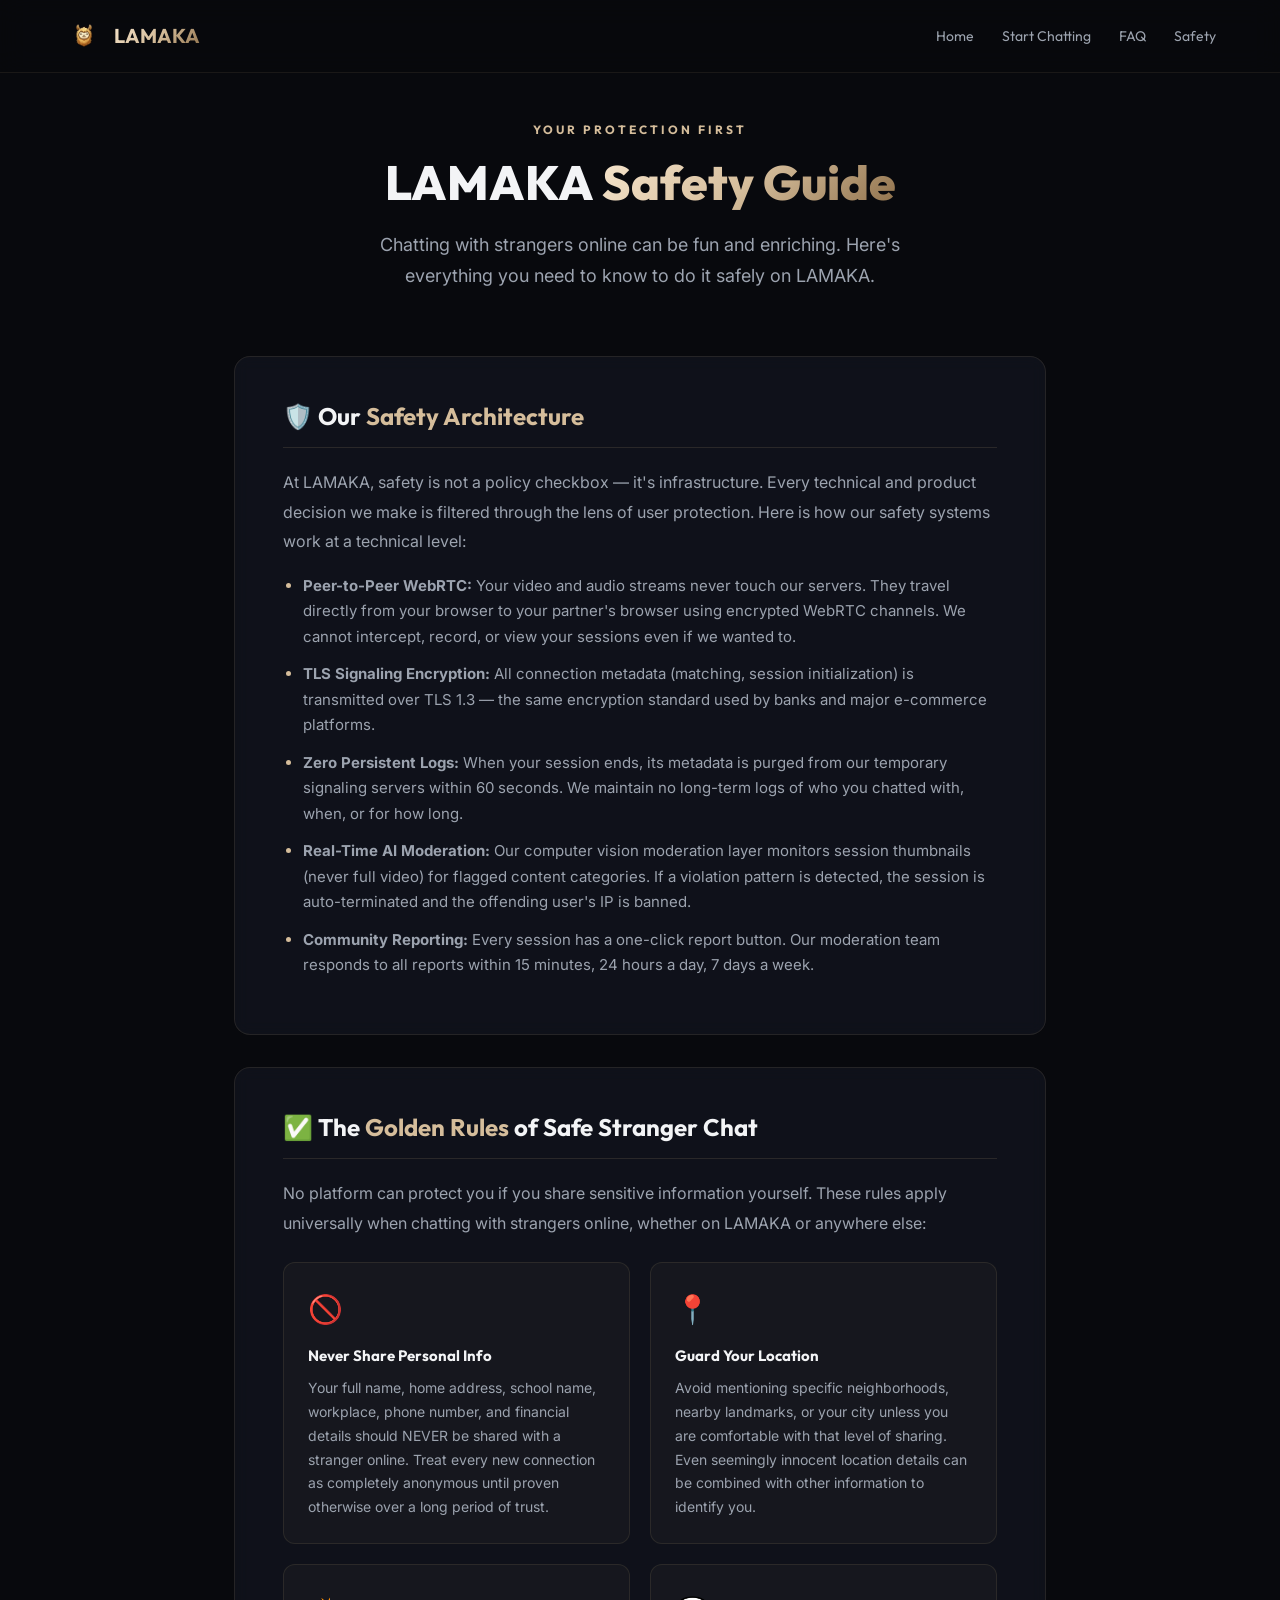
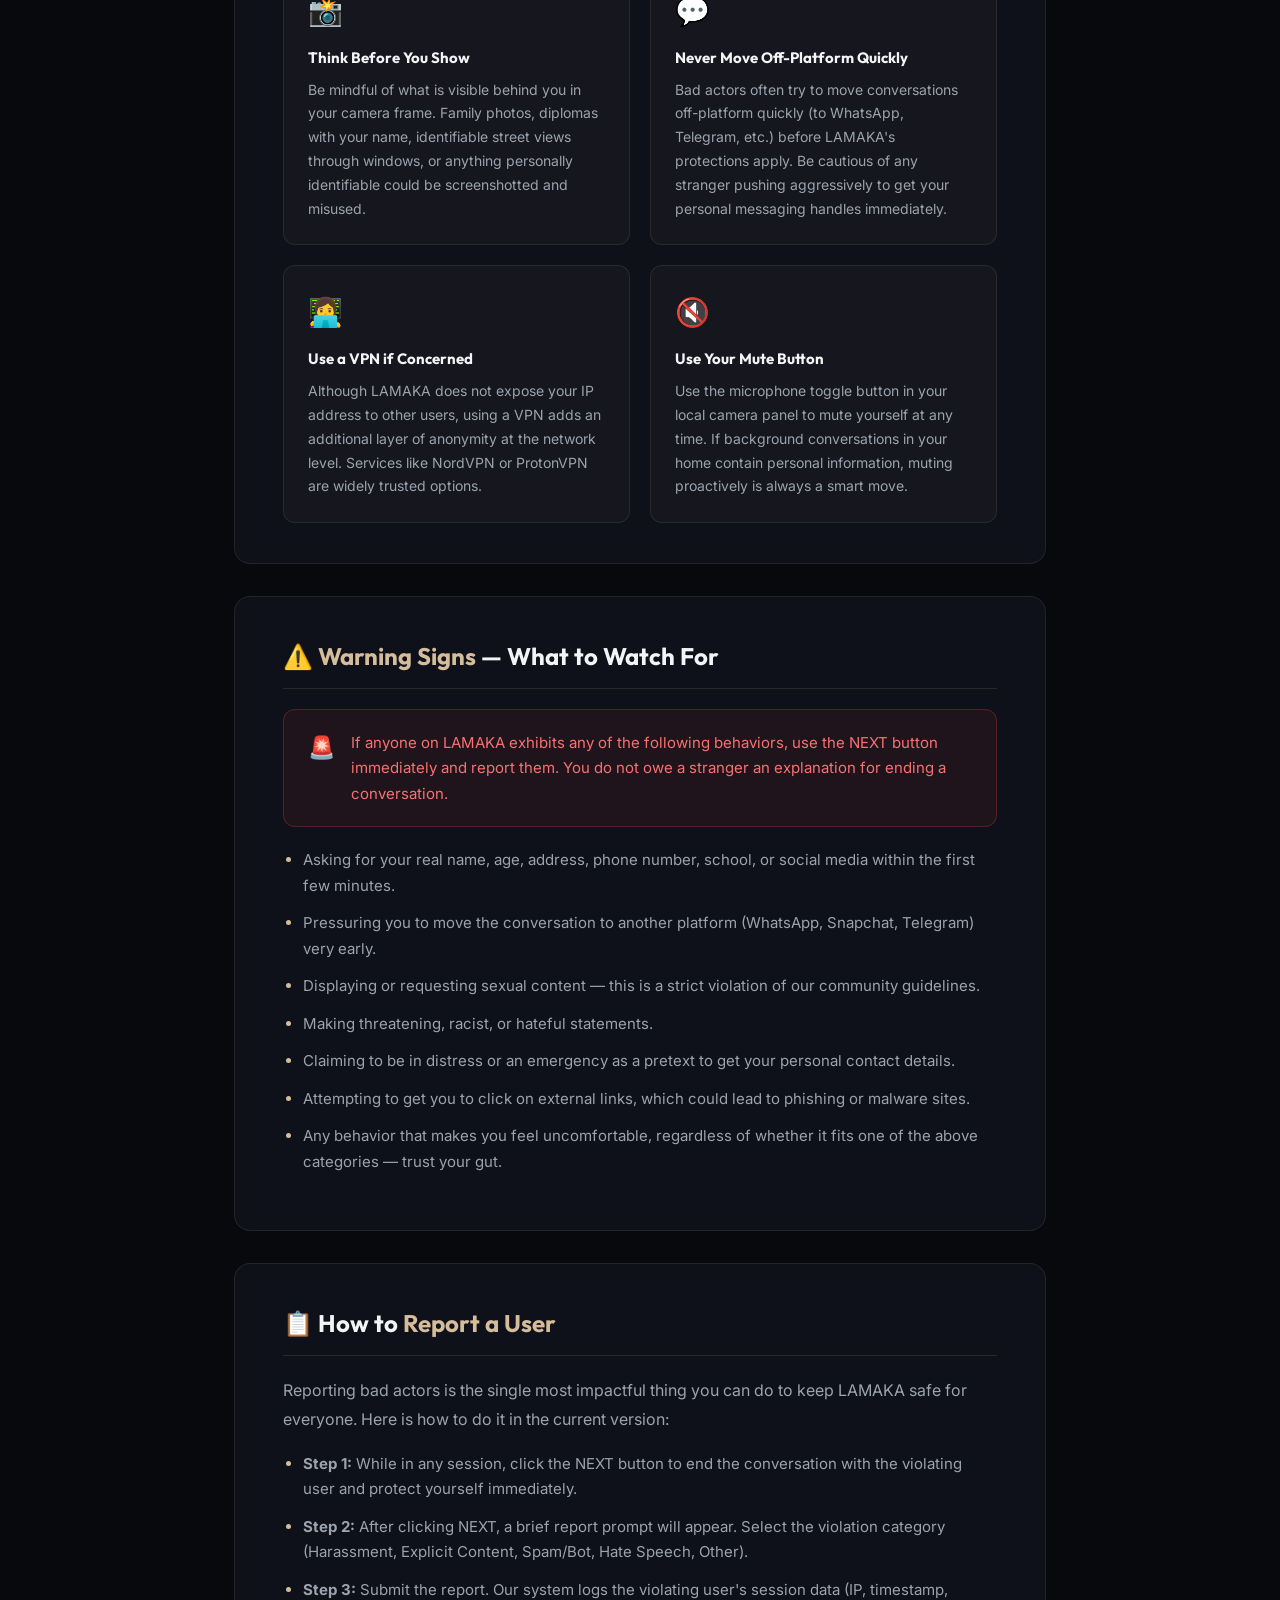
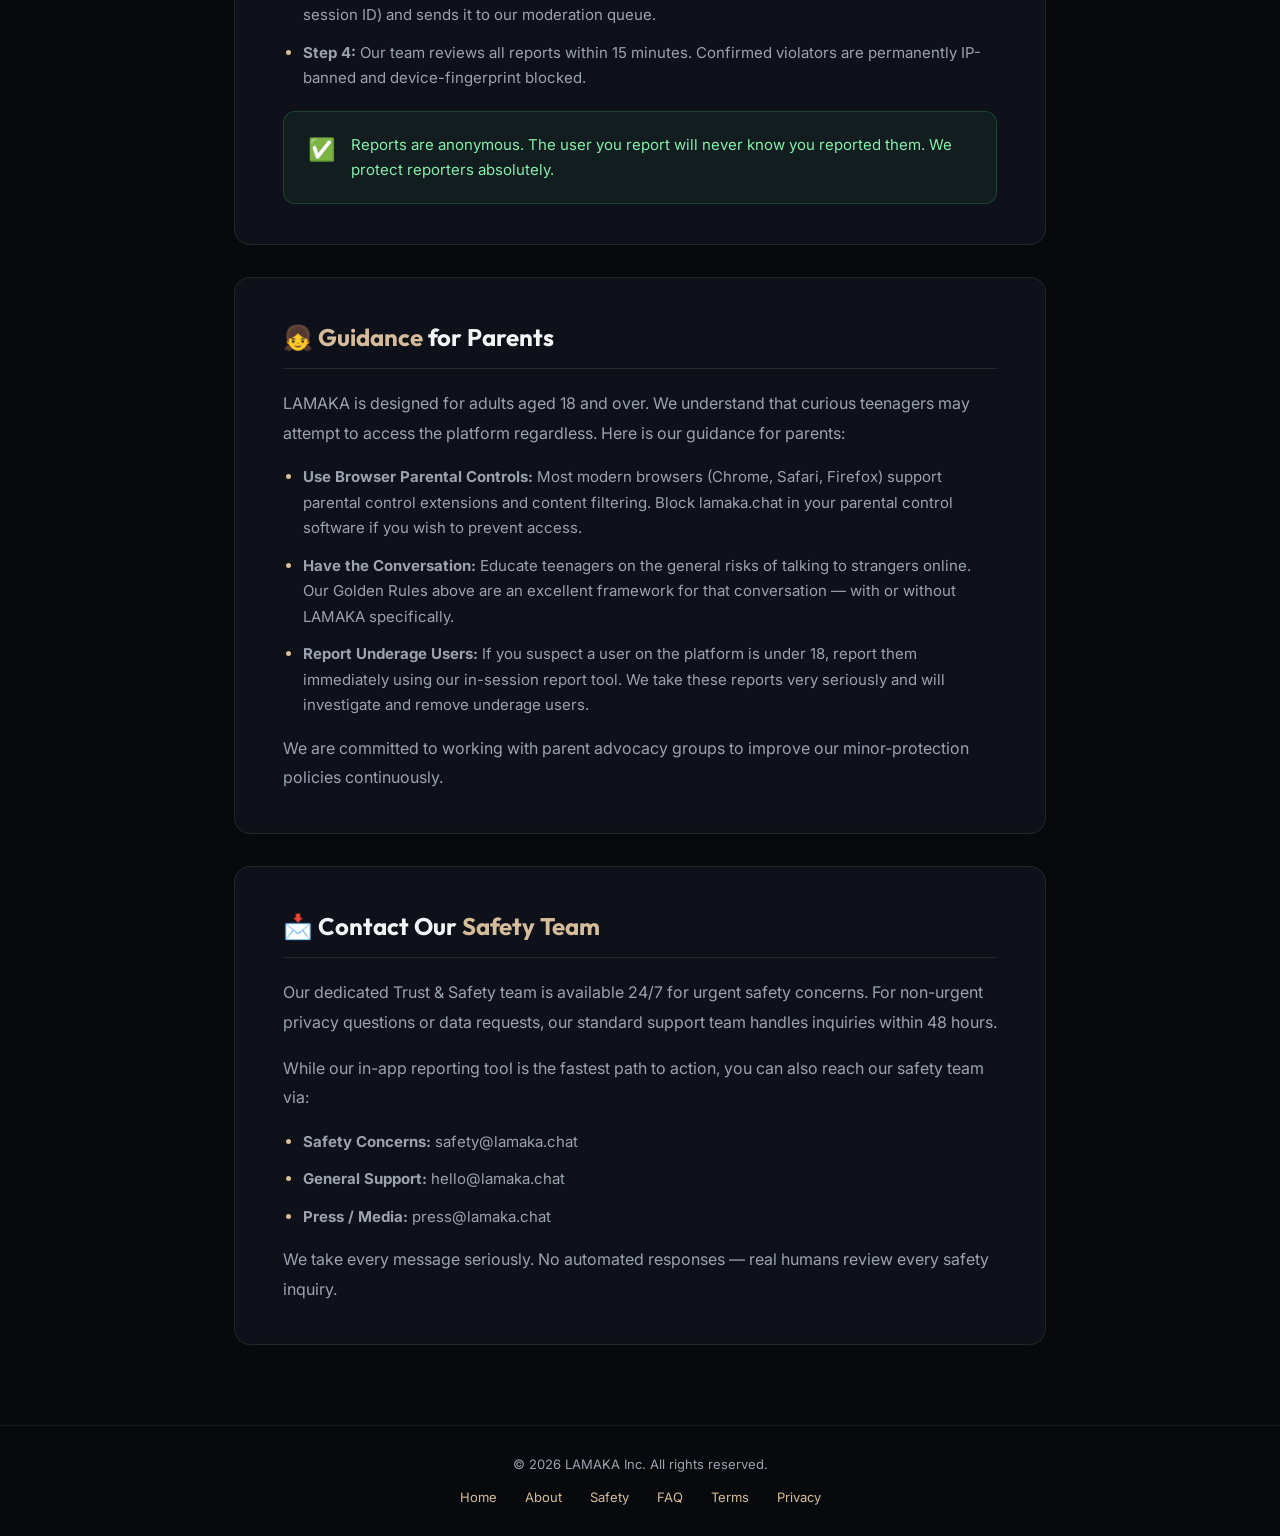
<file: safety.html>
<!DOCTYPE html>
<html lang="en">
<head>
  <meta charset="UTF-8">
  <meta name="viewport" content="width=device-width, initial-scale=1.0">
  <title>Safety Guide – How LAMAKA Keeps You Safe Online | Anonymous Video Chat</title>
  <meta name="description" content="LAMAKA's comprehensive online safety guide for random video chat. Learn how to protect yourself, use our tools, and enjoy safe, anonymous stranger chat online.">
  <link rel="preconnect" href="https://fonts.googleapis.com">
  <link rel="preconnect" href="https://fonts.gstatic.com" crossorigin>
  <link href="https://fonts.googleapis.com/css2?family=Inter:wght@300;400;500;600;700&family=Outfit:wght@400;500;600;700;800&display=swap" rel="stylesheet">
  <link rel="stylesheet" href="styles.css">
  <link rel="icon" type="image/png" href="icon.png">
  <style>
    .static-page { min-height: 100vh; padding: 120px 0 80px; }
    .static-page .container { max-width: 860px; }
    .page-hero { text-align: center; margin-bottom: 64px; }
    .page-hero-eyebrow { font-family: var(--font-heading); font-size: 12px; font-weight: 700; letter-spacing: 3px; color: var(--gold-primary); text-transform: uppercase; margin-bottom: 16px; }
    .page-hero-title { font-family: var(--font-heading); font-size: 48px; font-weight: 800; line-height: 1.15; color: var(--text-primary); margin-bottom: 20px; }
    .page-hero-subtitle { font-size: 18px; color: var(--text-secondary); max-width: 600px; margin: 0 auto; line-height: 1.7; }
    .article-body { display: flex; flex-direction: column; gap: 32px; }
    .article-section { background: rgba(20,24,35,0.6); border: 1px solid rgba(197,168,128,0.12); border-radius: 16px; padding: 40px 48px; backdrop-filter: blur(8px); }
    .article-section h2 { font-family: var(--font-heading); font-size: 24px; font-weight: 700; color: var(--text-primary); margin-bottom: 20px; padding-bottom: 12px; border-bottom: 1px solid rgba(197,168,128,0.15); }
    .article-section h2 span { color: var(--gold-primary); }
    .article-section p { font-size: 16px; line-height: 1.85; color: var(--text-secondary); margin-bottom: 16px; }
    .article-section p:last-child { margin-bottom: 0; }
    .article-section ul { margin: 16px 0 16px 20px; display: flex; flex-direction: column; gap: 12px; }
    .article-section ul li { font-size: 15px; line-height: 1.7; color: var(--text-secondary); }
    .article-section ul li::marker { color: var(--gold-primary); }
    .safety-tips-grid { display: grid; grid-template-columns: 1fr 1fr; gap: 20px; margin-top: 24px; }
    .safety-tip-card { background: rgba(197,168,128,0.04); border: 1px solid rgba(197,168,128,0.12); border-radius: 12px; padding: 24px; }
    .safety-tip-icon { font-size: 28px; margin-bottom: 12px; }
    .safety-tip-title { font-family: var(--font-heading); font-size: 15px; font-weight: 700; color: var(--text-primary); margin-bottom: 8px; }
    .safety-tip-text { font-size: 14px; color: var(--text-secondary); line-height: 1.7; }
    .alert-box { background: rgba(239,68,68,0.08); border: 1px solid rgba(239,68,68,0.25); border-radius: 12px; padding: 20px 24px; display: flex; gap: 16px; align-items: flex-start; }
    .alert-box-icon { font-size: 22px; flex-shrink: 0; }
    .alert-box p { color: #f87171; font-size: 15px; line-height: 1.7; margin: 0; }
    .success-box { background: rgba(74,222,128,0.06); border: 1px solid rgba(74,222,128,0.2); border-radius: 12px; padding: 20px 24px; display: flex; gap: 16px; align-items: flex-start; }
    .success-box p { color: #86efac; font-size: 15px; line-height: 1.7; margin: 0; }
    .static-header { position: fixed; top: 0; left: 0; width: 100%; padding: 16px 0; z-index: 100; background: rgba(8,9,13,0.92); backdrop-filter: blur(14px); border-bottom: 1px solid rgba(197,168,128,0.1); }
    .static-header .container { max-width: 1200px; display: flex; justify-content: space-between; align-items: center; }
    .static-header .logo { display: flex; align-items: center; gap: 10px; text-decoration: none; }
    .static-header .logo img { width: 40px; height: 40px; object-fit: contain; }
    .static-header .logo span { font-family: var(--font-heading); font-weight: 700; font-size: 20px; background: linear-gradient(135deg, #f7e6ce 0%, #d5bd9b 50%, #8e704a 100%); -webkit-background-clip: text; -webkit-text-fill-color: transparent; background-clip: text; }
    .static-header nav { display: flex; gap: 28px; }
    .static-header nav a { font-family: var(--font-heading); font-size: 14px; color: var(--text-secondary); text-decoration: none; transition: color 0.2s; }
    .static-header nav a:hover { color: var(--text-gold); }
    .static-footer { background: rgba(8,9,13,0.9); border-top: 1px solid rgba(197,168,128,0.1); padding: 28px 0; text-align: center; font-size: 13px; color: var(--text-secondary); }
    .static-footer a { color: var(--gold-primary); text-decoration: none; margin: 0 12px; }
  </style>
</head>
<body>

<header class="static-header">
  <div class="container">
    <a href="/" class="logo">
      <img src="icon.png" alt="LAMAKA Logo">
      <span>LAMAKA</span>
    </a>
    <nav>
      <a href="/">Home</a>
      <a href="/chat">Start Chatting</a>
      <a href="/faq">FAQ</a>
      <a href="/safety">Safety</a>
    </nav>
  </div>
</header>

<main class="static-page">
  <div class="container">

    <div class="page-hero">
      <p class="page-hero-eyebrow">Your Protection First</p>
      <h1 class="page-hero-title">LAMAKA <span style="background: linear-gradient(135deg,#f7e6ce,#d5bd9b,#8e704a);-webkit-background-clip:text;-webkit-text-fill-color:transparent;background-clip:text;">Safety Guide</span></h1>
      <p class="page-hero-subtitle">Chatting with strangers online can be fun and enriching. Here's everything you need to know to do it safely on LAMAKA.</p>
    </div>

    <div class="article-body">

      <div class="article-section">
        <h2>🛡️ Our <span>Safety Architecture</span></h2>
        <p>At LAMAKA, safety is not a policy checkbox — it's infrastructure. Every technical and product decision we make is filtered through the lens of user protection. Here is how our safety systems work at a technical level:</p>
        <ul>
          <li><strong>Peer-to-Peer WebRTC:</strong> Your video and audio streams never touch our servers. They travel directly from your browser to your partner's browser using encrypted WebRTC channels. We cannot intercept, record, or view your sessions even if we wanted to.</li>
          <li><strong>TLS Signaling Encryption:</strong> All connection metadata (matching, session initialization) is transmitted over TLS 1.3 — the same encryption standard used by banks and major e-commerce platforms.</li>
          <li><strong>Zero Persistent Logs:</strong> When your session ends, its metadata is purged from our temporary signaling servers within 60 seconds. We maintain no long-term logs of who you chatted with, when, or for how long.</li>
          <li><strong>Real-Time AI Moderation:</strong> Our computer vision moderation layer monitors session thumbnails (never full video) for flagged content categories. If a violation pattern is detected, the session is auto-terminated and the offending user's IP is banned.</li>
          <li><strong>Community Reporting:</strong> Every session has a one-click report button. Our moderation team responds to all reports within 15 minutes, 24 hours a day, 7 days a week.</li>
        </ul>
      </div>

      <div class="article-section">
        <h2>✅ The <span>Golden Rules</span> of Safe Stranger Chat</h2>
        <p>No platform can protect you if you share sensitive information yourself. These rules apply universally when chatting with strangers online, whether on LAMAKA or anywhere else:</p>
        <div class="safety-tips-grid">
          <div class="safety-tip-card">
            <div class="safety-tip-icon">🚫</div>
            <div class="safety-tip-title">Never Share Personal Info</div>
            <div class="safety-tip-text">Your full name, home address, school name, workplace, phone number, and financial details should NEVER be shared with a stranger online. Treat every new connection as completely anonymous until proven otherwise over a long period of trust.</div>
          </div>
          <div class="safety-tip-card">
            <div class="safety-tip-icon">📍</div>
            <div class="safety-tip-title">Guard Your Location</div>
            <div class="safety-tip-text">Avoid mentioning specific neighborhoods, nearby landmarks, or your city unless you are comfortable with that level of sharing. Even seemingly innocent location details can be combined with other information to identify you.</div>
          </div>
          <div class="safety-tip-card">
            <div class="safety-tip-icon">📸</div>
            <div class="safety-tip-title">Think Before You Show</div>
            <div class="safety-tip-text">Be mindful of what is visible behind you in your camera frame. Family photos, diplomas with your name, identifiable street views through windows, or anything personally identifiable could be screenshotted and misused.</div>
          </div>
          <div class="safety-tip-card">
            <div class="safety-tip-icon">💬</div>
            <div class="safety-tip-title">Never Move Off-Platform Quickly</div>
            <div class="safety-tip-text">Bad actors often try to move conversations off-platform quickly (to WhatsApp, Telegram, etc.) before LAMAKA's protections apply. Be cautious of any stranger pushing aggressively to get your personal messaging handles immediately.</div>
          </div>
          <div class="safety-tip-card">
            <div class="safety-tip-icon">👩‍💻</div>
            <div class="safety-tip-title">Use a VPN if Concerned</div>
            <div class="safety-tip-text">Although LAMAKA does not expose your IP address to other users, using a VPN adds an additional layer of anonymity at the network level. Services like NordVPN or ProtonVPN are widely trusted options.</div>
          </div>
          <div class="safety-tip-card">
            <div class="safety-tip-icon">🔇</div>
            <div class="safety-tip-title">Use Your Mute Button</div>
            <div class="safety-tip-text">Use the microphone toggle button in your local camera panel to mute yourself at any time. If background conversations in your home contain personal information, muting proactively is always a smart move.</div>
          </div>
        </div>
      </div>

      <div class="article-section">
        <h2>⚠️ <span>Warning Signs</span> — What to Watch For</h2>
        <div class="alert-box" style="margin-bottom: 20px;">
          <div class="alert-box-icon">🚨</div>
          <p>If anyone on LAMAKA exhibits any of the following behaviors, use the NEXT button immediately and report them. You do not owe a stranger an explanation for ending a conversation.</p>
        </div>
        <ul>
          <li>Asking for your real name, age, address, phone number, school, or social media within the first few minutes.</li>
          <li>Pressuring you to move the conversation to another platform (WhatsApp, Snapchat, Telegram) very early.</li>
          <li>Displaying or requesting sexual content — this is a strict violation of our community guidelines.</li>
          <li>Making threatening, racist, or hateful statements.</li>
          <li>Claiming to be in distress or an emergency as a pretext to get your personal contact details.</li>
          <li>Attempting to get you to click on external links, which could lead to phishing or malware sites.</li>
          <li>Any behavior that makes you feel uncomfortable, regardless of whether it fits one of the above categories — trust your gut.</li>
        </ul>
      </div>

      <div class="article-section">
        <h2>📋 How to <span>Report a User</span></h2>
        <p>Reporting bad actors is the single most impactful thing you can do to keep LAMAKA safe for everyone. Here is how to do it in the current version:</p>
        <ul>
          <li><strong>Step 1:</strong> While in any session, click the NEXT button to end the conversation with the violating user and protect yourself immediately.</li>
          <li><strong>Step 2:</strong> After clicking NEXT, a brief report prompt will appear. Select the violation category (Harassment, Explicit Content, Spam/Bot, Hate Speech, Other).</li>
          <li><strong>Step 3:</strong> Submit the report. Our system logs the violating user's session data (IP, timestamp, session ID) and sends it to our moderation queue.</li>
          <li><strong>Step 4:</strong> Our team reviews all reports within 15 minutes. Confirmed violators are permanently IP-banned and device-fingerprint blocked.</li>
        </ul>
        <div class="success-box" style="margin-top: 20px;">
          <div class="alert-box-icon">✅</div>
          <p>Reports are anonymous. The user you report will never know you reported them. We protect reporters absolutely.</p>
        </div>
      </div>

      <div class="article-section">
        <h2>👧 <span>Guidance</span> for Parents</h2>
        <p>LAMAKA is designed for adults aged 18 and over. We understand that curious teenagers may attempt to access the platform regardless. Here is our guidance for parents:</p>
        <ul>
          <li><strong>Use Browser Parental Controls:</strong> Most modern browsers (Chrome, Safari, Firefox) support parental control extensions and content filtering. Block lamaka.chat in your parental control software if you wish to prevent access.</li>
          <li><strong>Have the Conversation:</strong> Educate teenagers on the general risks of talking to strangers online. Our Golden Rules above are an excellent framework for that conversation — with or without LAMAKA specifically.</li>
          <li><strong>Report Underage Users:</strong> If you suspect a user on the platform is under 18, report them immediately using our in-session report tool. We take these reports very seriously and will investigate and remove underage users.</li>
        </ul>
        <p>We are committed to working with parent advocacy groups to improve our minor-protection policies continuously.</p>
      </div>

      <div class="article-section">
        <h2>📩 Contact Our <span>Safety Team</span></h2>
        <p>Our dedicated Trust & Safety team is available 24/7 for urgent safety concerns. For non-urgent privacy questions or data requests, our standard support team handles inquiries within 48 hours.</p>
        <p>While our in-app reporting tool is the fastest path to action, you can also reach our safety team via:</p>
        <ul>
          <li><strong>Safety Concerns:</strong> safety@lamaka.chat</li>
          <li><strong>General Support:</strong> hello@lamaka.chat</li>
          <li><strong>Press / Media:</strong> press@lamaka.chat</li>
        </ul>
        <p>We take every message seriously. No automated responses — real humans review every safety inquiry.</p>
      </div>

    </div>
  </div>
</main>

<footer class="static-footer">
  <div class="container">
    <p style="margin-bottom:12px;">© 2026 LAMAKA Inc. All rights reserved.</p>
    <a href="/">Home</a>
    <a href="/about">About</a>
    <a href="/safety">Safety</a>
    <a href="/faq">FAQ</a>
    <a href="/terms">Terms</a>
    <a href="/privacy">Privacy</a>
  </div>
</footer>

</body>
</html>
</file>
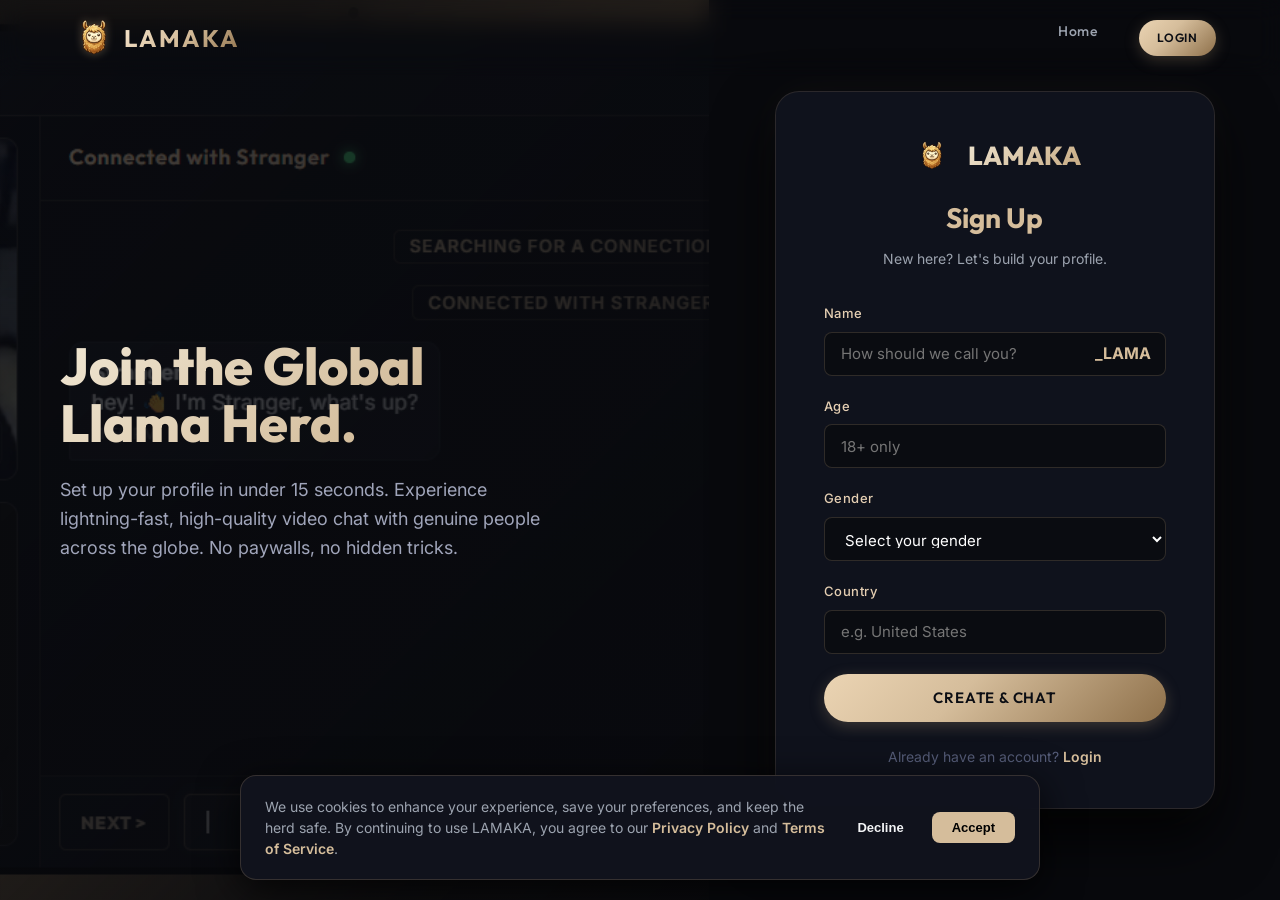
<file: signup.html>
<!DOCTYPE html>
<html lang="en">
<head>
  <meta charset="UTF-8">
  <meta name="viewport" content="width=device-width, initial-scale=1.0">
  <title>Sign Up - LAMAKA</title>
  <meta name="description" content="Sign up for LAMAKA and connect with random strangers today.">
  <link rel="stylesheet" href="styles.css">
  <link href="https://fonts.googleapis.com/css2?family=Inter:wght@300;400;500;600&family=Outfit:wght@400;600;800&display=swap" rel="stylesheet">
  <style>
    body {
      margin: 0;
      padding: 0;
      min-height: 100vh;
      background-color: var(--bg-dark, #08090d);
      display: flex;
      flex-direction: column;
    }
    
    /* Make header float on top of the layout */
    .app-header {
      position: absolute;
      top: 0;
      left: 0;
      width: 100%;
      z-index: 100;
      background: transparent;
      border-bottom: none;
    }
    
    .auth-page-container {
      flex: 1;
      display: flex;
      min-height: 100vh;
    }
    
    .auth-left {
      flex: 1.2;
      display: none;
      position: relative;
      background: linear-gradient(135deg, rgba(8, 9, 13, 0.7), rgba(8, 9, 13, 0.95)), url('assets/lanfing.png');
      background-size: cover;
      background-position: center;
      padding: 60px;
      flex-direction: column;
      justify-content: center;
    }
    
    @media (min-width: 900px) {
      .auth-left {
        display: flex;
      }
    }
    
    .auth-left-content {
      max-width: 500px;
      z-index: 2;
    }
    
    .auth-left h1 {
      font-family: var(--font-heading, 'Outfit', sans-serif);
      font-size: 52px;
      font-weight: 800;
      line-height: 1.1;
      margin-bottom: 24px;
      background: linear-gradient(135deg, #f0e6d2, #c5a880);
      -webkit-background-clip: text;
      -webkit-text-fill-color: transparent;
      background-clip: text;
    }
    
    .auth-left p {
      font-size: 18px;
      color: #a0a5ba;
      line-height: 1.6;
    }
    
    .auth-right {
      flex: 1;
      display: flex;
      justify-content: center;
      align-items: center;
      padding: 40px;
      background-color: var(--bg-dark, #08090d);
    }
    
    .auth-card {
      background: rgba(17, 20, 30, 0.9);
      backdrop-filter: blur(20px);
      border: 1px solid rgba(197, 168, 128, 0.15);
      border-radius: 24px;
      padding: 48px;
      width: 100%;
      max-width: 440px;
      box-shadow: 0 30px 60px rgba(0, 0, 0, 0.8), 0 0 40px rgba(197, 168, 128, 0.05);
    }
    
    .ob-logo {
      display: flex;
      align-items: center;
      justify-content: center;
      gap: 12px;
      margin-bottom: 16px;
    }
    
    .ob-logo span {
      font-family: var(--font-heading, 'Outfit', sans-serif);
      font-weight: 800;
      font-size: 26px;
      background: linear-gradient(135deg, #f0e6d2, #c5a880);
      -webkit-background-clip: text;
      -webkit-text-fill-color: transparent;
      background-clip: text;
    }
    
    .auth-title {
      text-align: center;
      color: var(--gold-primary, #c5a880);
      font-family: var(--font-heading, 'Outfit', sans-serif);
      font-size: 28px;
      margin-bottom: 8px;
      margin-top: 0;
    }
    
    .auth-tagline {
      text-align: center;
      color: var(--text-secondary, #8b92a5);
      font-size: 14px;
      margin-bottom: 32px;
    }
    
    /* Make inputs slightly larger for the bigger card */
    .form-group input, .form-group select {
      height: 44px;
    }
  </style>
</head>
<body>
  <!-- Header Navigation -->
  <header class="app-header">
    <div class="container header-container">
      <div class="logo">
        <a href="/" style="display:flex; align-items:center; text-decoration:none;">
          <img src="icon.png" alt="LAMAKA Logo" class="logo-svg">
          <span class="logo-text">LAMAKA</span>
        </a>
      </div>
      <nav class="nav-links">
        <a href="/" class="nav-link">Home</a>
        <a href="/login" class="btn btn-gold-filled" style="padding: 8px 18px; font-size: 12px; margin-left: 10px;">LOGIN</a>
      </nav>
    </div>
  </header>

  <div class="auth-page-container">
    
    <!-- Left Side: Hero Image & Branding -->
    <div class="auth-left">
      <div class="auth-left-content">
        <h1>Join the Global<br>Llama Herd.</h1>
        <p>Set up your profile in under 15 seconds. Experience lightning-fast, high-quality video chat with genuine people across the globe. No paywalls, no hidden tricks.</p>
      </div>
    </div>
    
    <!-- Right Side: Sign Up Form -->
    <div class="auth-right">
      <div class="auth-card" style="padding-top: 40px; padding-bottom: 40px;">
        <div class="ob-logo">
          <img src="icon.png" alt="LAMAKA" style="width:48px;height:48px;object-fit:contain;">
          <span>LAMAKA</span>
        </div>
        <h2 class="auth-title">Sign Up</h2>
        <p class="auth-tagline">New here? Let's build your profile.</p>

        <form id="onboardingForm" class="ob-form">
          <div class="form-group">
            <label for="obName">Name</label>
            <div style="position: relative; display: flex; align-items: center;">
              <input type="text" id="obName" required minlength="5" maxlength="20" pattern="[a-z]+" title="Name must be 5-20 lowercase letters" oninput="this.value = this.value.toLowerCase().replace(/[^a-z]/g, '')" placeholder="How should we call you?" style="padding-right: 70px; width: 100%; box-sizing: border-box;">
              <span style="position: absolute; right: 15px; color: var(--gold-primary, #c5a880); font-weight: bold; pointer-events: none;">_LAMA</span>
            </div>
          </div>
          <div class="form-group">
            <label for="obAge">Age</label>
            <input type="number" id="obAge" required min="18" max="100" oninput="this.value = this.value.replace(/[^0-9]/g, '')" placeholder="18+ only">
          </div>
          <div class="form-group">
            <label for="obGender">Gender</label>
            <select id="obGender" required>
              <option value="" disabled selected>Select your gender</option>
              <option value="Male">Male</option>
              <option value="Female">Female</option>
              <option value="Other">Other</option>
            </select>
          </div>
          <div class="form-group">
            <label for="obCountry">Country</label>
            <input type="text" id="obCountry" required pattern="[a-zA-Z\s]+" title="Country name should only contain letters and spaces" oninput="this.value = this.value.replace(/[^a-zA-Z\s]/g, '')" placeholder="e.g. United States">
          </div>
          <button type="submit" class="btn btn-gold-filled ob-submit-btn" id="obSubmitBtn" style="height: 48px; font-size: 15px; margin-top: 10px;">
            <span>CREATE &amp; CHAT</span>
            <div class="spinner hidden" id="obSpinner"></div>
          </button>
        </form>
        
        <div style="text-align:center; margin-top: 24px; font-size: 14px;">
          <span style="color:var(--text-muted, #565d79);">Already have an account? </span>
          <a href="/login" style="color:var(--gold-primary, #c5a880); text-decoration:none; font-weight:600; transition: color 0.2s;" onmouseover="this.style.color='#f0e6d2'" onmouseout="this.style.color='var(--gold-primary, #c5a880)'">Login</a>
        </div>
      </div>
    </div>
    
  </div>

  <script src="app.js"></script>
</body>
</html>
</file>
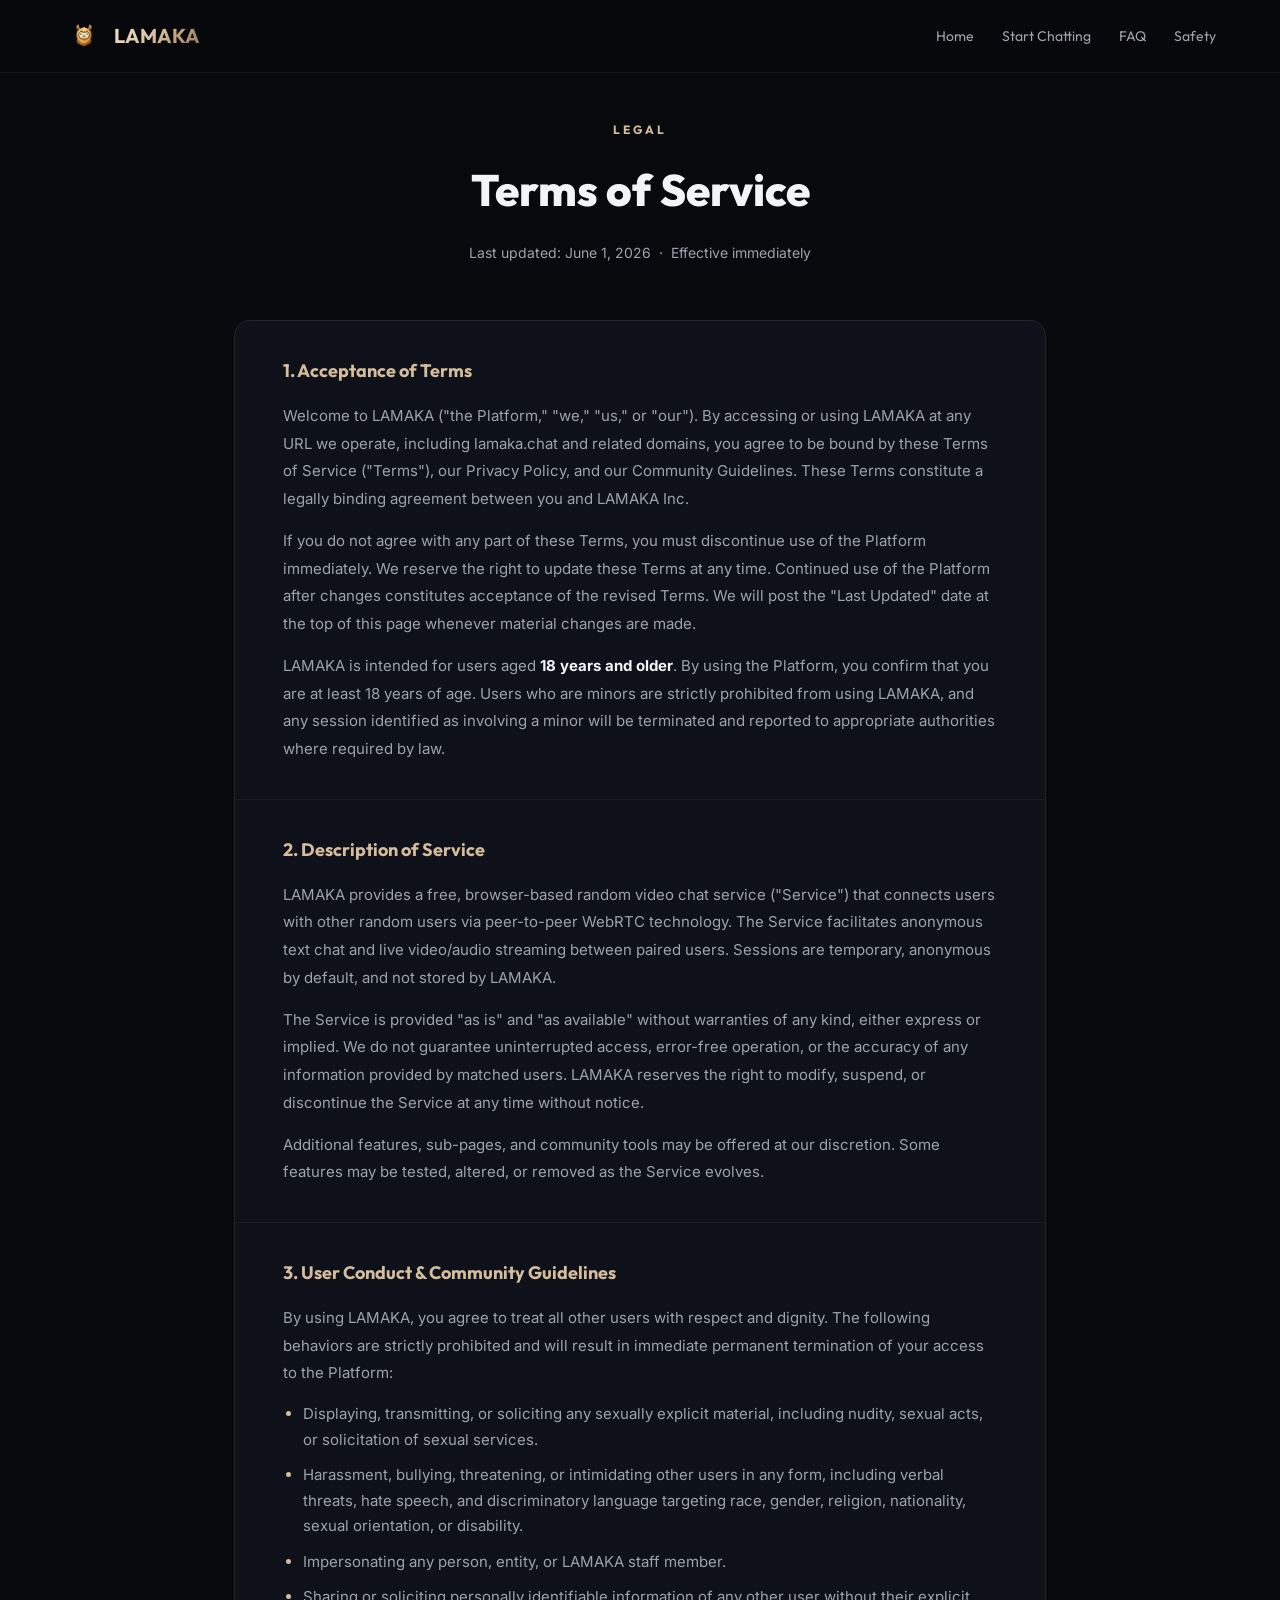
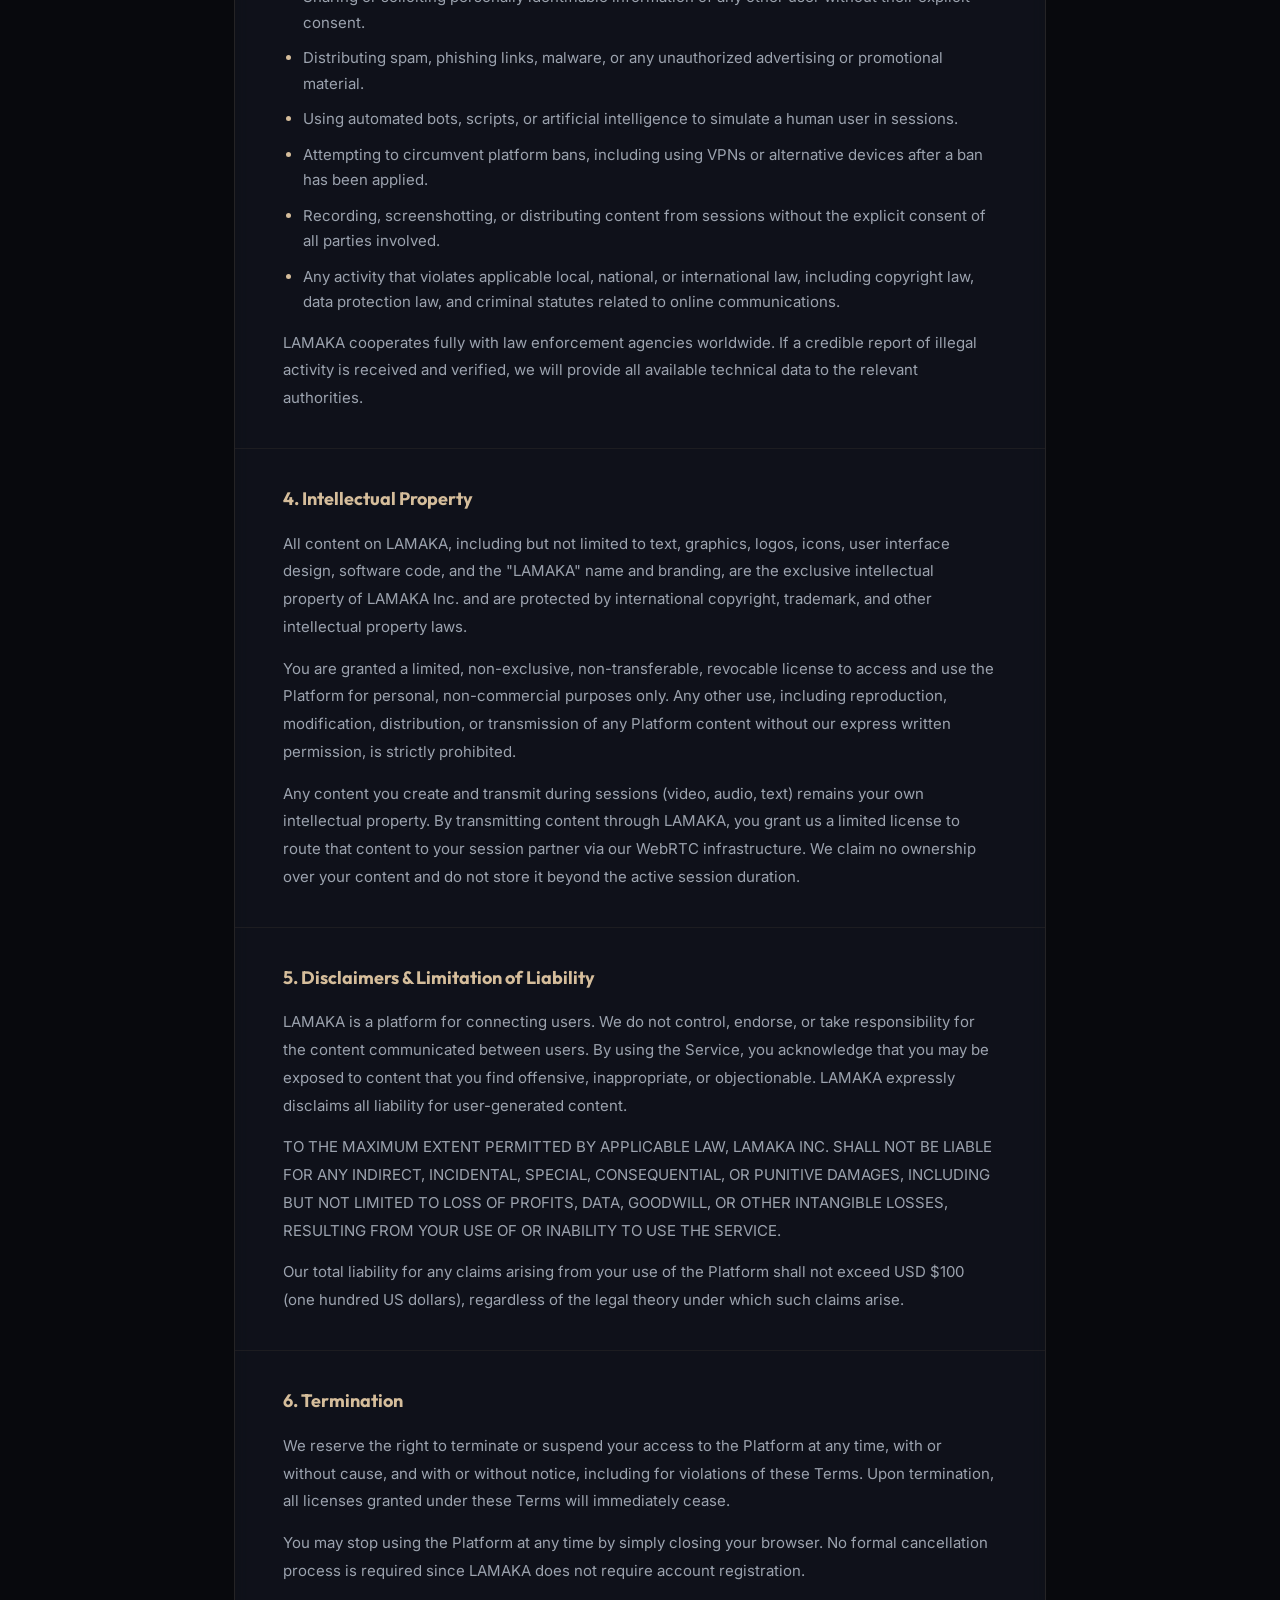
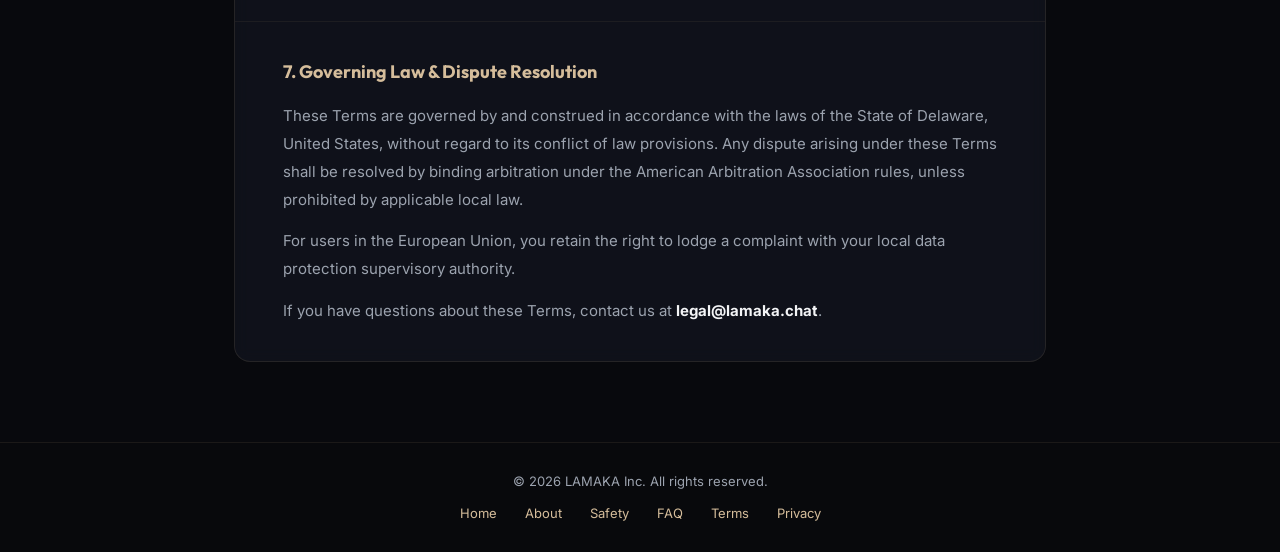
<file: terms.html>
<!DOCTYPE html>
<html lang="en">
<head>
  <meta charset="UTF-8">
  <meta name="viewport" content="width=device-width, initial-scale=1.0">
  <title>Terms of Service – LAMAKA Video Chat Platform</title>
  <meta name="description" content="Read LAMAKA's Terms of Service. Understand your rights and responsibilities when using our free random video chat platform.">
  <link rel="preconnect" href="https://fonts.googleapis.com">
  <link rel="preconnect" href="https://fonts.gstatic.com" crossorigin>
  <link href="https://fonts.googleapis.com/css2?family=Inter:wght@300;400;500;600;700&family=Outfit:wght@400;500;600;700;800&display=swap" rel="stylesheet">
  <link rel="stylesheet" href="styles.css">
  <link rel="icon" type="image/png" href="icon.png">
  <style>
    .static-page { min-height: 100vh; padding: 120px 0 80px; }
    .static-page .container { max-width: 860px; }
    .page-hero { text-align: center; margin-bottom: 56px; }
    .page-hero-eyebrow { font-family: var(--font-heading); font-size: 12px; font-weight: 700; letter-spacing: 3px; color: var(--gold-primary); text-transform: uppercase; margin-bottom: 16px; }
    .page-hero-title { font-family: var(--font-heading); font-size: 44px; font-weight: 800; color: var(--text-primary); margin-bottom: 16px; }
    .page-hero-meta { font-size: 14px; color: var(--text-secondary); }
    .legal-body { display: flex; flex-direction: column; gap: 0; background: rgba(20,24,35,0.6); border: 1px solid rgba(197,168,128,0.12); border-radius: 16px; overflow: hidden; backdrop-filter: blur(8px); }
    .legal-section { padding: 36px 48px; border-bottom: 1px solid rgba(197,168,128,0.08); }
    .legal-section:last-child { border-bottom: none; }
    .legal-section h2 { font-family: var(--font-heading); font-size: 18px; font-weight: 700; color: var(--gold-primary); margin-bottom: 16px; display: flex; align-items: center; gap: 10px; }
    .legal-section p { font-size: 15px; line-height: 1.85; color: var(--text-secondary); margin-bottom: 14px; }
    .legal-section p:last-child { margin-bottom: 0; }
    .legal-section ul { margin: 12px 0 14px 20px; display: flex; flex-direction: column; gap: 10px; }
    .legal-section ul li { font-size: 15px; line-height: 1.7; color: var(--text-secondary); }
    .legal-section ul li::marker { color: var(--gold-primary); }
    .legal-section strong { color: var(--text-primary); }
    .static-header { position: fixed; top: 0; left: 0; width: 100%; padding: 16px 0; z-index: 100; background: rgba(8,9,13,0.92); backdrop-filter: blur(14px); border-bottom: 1px solid rgba(197,168,128,0.1); }
    .static-header .container { max-width: 1200px; display: flex; justify-content: space-between; align-items: center; }
    .static-header .logo { display: flex; align-items: center; gap: 10px; text-decoration: none; }
    .static-header .logo img { width: 40px; height: 40px; object-fit: contain; }
    .static-header .logo span { font-family: var(--font-heading); font-weight: 700; font-size: 20px; background: linear-gradient(135deg, #f7e6ce 0%, #d5bd9b 50%, #8e704a 100%); -webkit-background-clip: text; -webkit-text-fill-color: transparent; background-clip: text; }
    .static-header nav { display: flex; gap: 28px; }
    .static-header nav a { font-family: var(--font-heading); font-size: 14px; color: var(--text-secondary); text-decoration: none; transition: color 0.2s; }
    .static-header nav a:hover { color: var(--text-gold); }
    .static-footer { background: rgba(8,9,13,0.9); border-top: 1px solid rgba(197,168,128,0.1); padding: 28px 0; text-align: center; font-size: 13px; color: var(--text-secondary); }
    .static-footer a { color: var(--gold-primary); text-decoration: none; margin: 0 12px; }
  </style>
</head>
<body>

<header class="static-header">
  <div class="container">
    <a href="/" class="logo">
      <img src="icon.png" alt="LAMAKA Logo">
      <span>LAMAKA</span>
    </a>
    <nav>
      <a href="/">Home</a>
      <a href="/chat">Start Chatting</a>
      <a href="/faq">FAQ</a>
      <a href="/safety">Safety</a>
    </nav>
  </div>
</header>

<main class="static-page">
  <div class="container">

    <div class="page-hero">
      <p class="page-hero-eyebrow">Legal</p>
      <h1 class="page-hero-title">Terms of Service</h1>
      <p class="page-hero-meta">Last updated: June 1, 2026 &nbsp;·&nbsp; Effective immediately</p>
    </div>

    <div class="legal-body">

      <div class="legal-section">
        <h2>1. Acceptance of Terms</h2>
        <p>Welcome to LAMAKA ("the Platform," "we," "us," or "our"). By accessing or using LAMAKA at any URL we operate, including lamaka.chat and related domains, you agree to be bound by these Terms of Service ("Terms"), our Privacy Policy, and our Community Guidelines. These Terms constitute a legally binding agreement between you and LAMAKA Inc.</p>
        <p>If you do not agree with any part of these Terms, you must discontinue use of the Platform immediately. We reserve the right to update these Terms at any time. Continued use of the Platform after changes constitutes acceptance of the revised Terms. We will post the "Last Updated" date at the top of this page whenever material changes are made.</p>
        <p>LAMAKA is intended for users aged <strong>18 years and older</strong>. By using the Platform, you confirm that you are at least 18 years of age. Users who are minors are strictly prohibited from using LAMAKA, and any session identified as involving a minor will be terminated and reported to appropriate authorities where required by law.</p>
      </div>

      <div class="legal-section">
        <h2>2. Description of Service</h2>
        <p>LAMAKA provides a free, browser-based random video chat service ("Service") that connects users with other random users via peer-to-peer WebRTC technology. The Service facilitates anonymous text chat and live video/audio streaming between paired users. Sessions are temporary, anonymous by default, and not stored by LAMAKA.</p>
        <p>The Service is provided "as is" and "as available" without warranties of any kind, either express or implied. We do not guarantee uninterrupted access, error-free operation, or the accuracy of any information provided by matched users. LAMAKA reserves the right to modify, suspend, or discontinue the Service at any time without notice.</p>
        <p>Additional features, sub-pages, and community tools may be offered at our discretion. Some features may be tested, altered, or removed as the Service evolves.</p>
      </div>

      <div class="legal-section">
        <h2>3. User Conduct & Community Guidelines</h2>
        <p>By using LAMAKA, you agree to treat all other users with respect and dignity. The following behaviors are strictly prohibited and will result in immediate permanent termination of your access to the Platform:</p>
        <ul>
          <li>Displaying, transmitting, or soliciting any sexually explicit material, including nudity, sexual acts, or solicitation of sexual services.</li>
          <li>Harassment, bullying, threatening, or intimidating other users in any form, including verbal threats, hate speech, and discriminatory language targeting race, gender, religion, nationality, sexual orientation, or disability.</li>
          <li>Impersonating any person, entity, or LAMAKA staff member.</li>
          <li>Sharing or soliciting personally identifiable information of any other user without their explicit consent.</li>
          <li>Distributing spam, phishing links, malware, or any unauthorized advertising or promotional material.</li>
          <li>Using automated bots, scripts, or artificial intelligence to simulate a human user in sessions.</li>
          <li>Attempting to circumvent platform bans, including using VPNs or alternative devices after a ban has been applied.</li>
          <li>Recording, screenshotting, or distributing content from sessions without the explicit consent of all parties involved.</li>
          <li>Any activity that violates applicable local, national, or international law, including copyright law, data protection law, and criminal statutes related to online communications.</li>
        </ul>
        <p>LAMAKA cooperates fully with law enforcement agencies worldwide. If a credible report of illegal activity is received and verified, we will provide all available technical data to the relevant authorities.</p>
      </div>

      <div class="legal-section">
        <h2>4. Intellectual Property</h2>
        <p>All content on LAMAKA, including but not limited to text, graphics, logos, icons, user interface design, software code, and the "LAMAKA" name and branding, are the exclusive intellectual property of LAMAKA Inc. and are protected by international copyright, trademark, and other intellectual property laws.</p>
        <p>You are granted a limited, non-exclusive, non-transferable, revocable license to access and use the Platform for personal, non-commercial purposes only. Any other use, including reproduction, modification, distribution, or transmission of any Platform content without our express written permission, is strictly prohibited.</p>
        <p>Any content you create and transmit during sessions (video, audio, text) remains your own intellectual property. By transmitting content through LAMAKA, you grant us a limited license to route that content to your session partner via our WebRTC infrastructure. We claim no ownership over your content and do not store it beyond the active session duration.</p>
      </div>

      <div class="legal-section">
        <h2>5. Disclaimers & Limitation of Liability</h2>
        <p>LAMAKA is a platform for connecting users. We do not control, endorse, or take responsibility for the content communicated between users. By using the Service, you acknowledge that you may be exposed to content that you find offensive, inappropriate, or objectionable. LAMAKA expressly disclaims all liability for user-generated content.</p>
        <p>TO THE MAXIMUM EXTENT PERMITTED BY APPLICABLE LAW, LAMAKA INC. SHALL NOT BE LIABLE FOR ANY INDIRECT, INCIDENTAL, SPECIAL, CONSEQUENTIAL, OR PUNITIVE DAMAGES, INCLUDING BUT NOT LIMITED TO LOSS OF PROFITS, DATA, GOODWILL, OR OTHER INTANGIBLE LOSSES, RESULTING FROM YOUR USE OF OR INABILITY TO USE THE SERVICE.</p>
        <p>Our total liability for any claims arising from your use of the Platform shall not exceed USD $100 (one hundred US dollars), regardless of the legal theory under which such claims arise.</p>
      </div>

      <div class="legal-section">
        <h2>6. Termination</h2>
        <p>We reserve the right to terminate or suspend your access to the Platform at any time, with or without cause, and with or without notice, including for violations of these Terms. Upon termination, all licenses granted under these Terms will immediately cease.</p>
        <p>You may stop using the Platform at any time by simply closing your browser. No formal cancellation process is required since LAMAKA does not require account registration.</p>
      </div>

      <div class="legal-section">
        <h2>7. Governing Law & Dispute Resolution</h2>
        <p>These Terms are governed by and construed in accordance with the laws of the State of Delaware, United States, without regard to its conflict of law provisions. Any dispute arising under these Terms shall be resolved by binding arbitration under the American Arbitration Association rules, unless prohibited by applicable local law.</p>
        <p>For users in the European Union, you retain the right to lodge a complaint with your local data protection supervisory authority.</p>
        <p>If you have questions about these Terms, contact us at <strong>legal@lamaka.chat</strong>.</p>
      </div>

    </div>
  </div>
</main>

<footer class="static-footer">
  <div class="container">
    <p style="margin-bottom:12px;">© 2026 LAMAKA Inc. All rights reserved.</p>
    <a href="/">Home</a>
    <a href="/about">About</a>
    <a href="/safety">Safety</a>
    <a href="/faq">FAQ</a>
    <a href="/terms">Terms</a>
    <a href="/privacy">Privacy</a>
  </div>
</footer>

</body>
</html>
</file>
<file: styles.css>
/* ==========================================================================
   LAMAKA Premium Style Sheet
   ========================================================================== */

/* Design Tokens & Variables */
:root {
  --color-bg-deep: #08090d;
  --color-bg-surface: #11141e;
  --color-bg-card: rgba(20, 24, 35, 0.75);
  --color-bg-card-hover: rgba(28, 33, 48, 0.85);
  --color-border-gold-low: rgba(197, 168, 128, 0.15);
  --color-border-gold-mid: rgba(197, 168, 128, 0.35);
  --color-border-gold-high: rgba(197, 168, 128, 0.7);

  /* Metallic Gold Palette */
  --gold-light: #f7e6ce;
  --gold-primary: #d5bd9b;
  --gold-dark: #8e704a;
  --gold-shadow: rgba(197, 168, 128, 0.25);

  /* Typography Colors */
  --text-primary: #f3f4f6;
  --text-secondary: #9ca3af;
  --text-gold: #e5cfb3;

  /* Interface Colors */
  --color-green: #4ade80;
  --color-red: #ef4444;
  --color-blue: #3b82f6;

  /* Font Families */
  --font-heading: 'Outfit', sans-serif;
  --font-body: 'Inter', sans-serif;
}

/* Reset and Core Layout */
* {
  margin: 0;
  padding: 0;
  box-sizing: border-box;
}

html {
  scroll-behavior: smooth;
}

body {
  font-family: var(--font-body);
  background-color: var(--color-bg-deep);
  color: var(--text-primary);
  min-height: 100vh;
  overflow-x: hidden;
  position: relative;
  line-height: 1.6;
}

/* Background Canvas Particles */
#particle-canvas {
  position: fixed;
  top: 0;
  left: 0;
  width: 100%;
  height: 100%;
  z-index: 0;
  pointer-events: none;
  background: radial-gradient(circle at 50% 20%, #161b28 0%, var(--color-bg-deep) 75%);
}

.container {
  width: 100%;
  max-width: 1200px;
  margin: 0 auto;
  padding: 0 24px;
  position: relative;
  z-index: 1;
}

.text-center {
  text-align: center;
}

/* Gold Text Gradients */
.gold-gradient-text {
  background: linear-gradient(135deg, var(--gold-light) 0%, var(--gold-primary) 50%, var(--gold-dark) 100%);
  -webkit-background-clip: text;
  -webkit-text-fill-color: transparent;
  background-clip: text;
  text-fill-color: transparent;
}

/* Button & Action Styles */
.btn {
  display: inline-block;
  padding: 12px 28px;
  font-family: var(--font-heading);
  font-weight: 600;
  font-size: 15px;
  border-radius: 9999px;
  text-decoration: none;
  cursor: pointer;
  transition: all 0.3s cubic-bezier(0.4, 0, 0.2, 1);
  text-transform: uppercase;
  letter-spacing: 0.8px;
  border: none;
  text-align: center;
}

.btn-gold-filled {
  background: linear-gradient(135deg, #ebd4b3 0%, var(--gold-primary) 40%, var(--gold-dark) 100%);
  color: #0b0d13;
  box-shadow: 0 4px 15px var(--gold-shadow);
}

.btn-gold-filled:hover {
  transform: translateY(-2px);
  box-shadow: 0 6px 20px rgba(197, 168, 128, 0.4);
}

.btn-gold-filled:active {
  transform: translateY(1px);
}

.btn-gold-outline {
  background: transparent;
  color: var(--text-gold);
  border: 1px solid var(--color-border-gold-mid);
  box-shadow: 0 2px 10px rgba(0, 0, 0, 0.2);
}

.btn-gold-outline:hover {
  background: rgba(197, 168, 128, 0.1);
  border-color: var(--color-border-gold-high);
  color: var(--gold-light);
  transform: translateY(-1px);
}

.btn-gold-large {
  padding: 16px 36px;
  font-size: 16px;
  background: linear-gradient(135deg, #ebd4b3 0%, var(--gold-primary) 40%, var(--gold-dark) 100%);
  color: #0b0d13;
  box-shadow: 0 5px 20px var(--gold-shadow);
}

.btn-gold-large:hover {
  transform: translateY(-3px);
  box-shadow: 0 8px 25px rgba(197, 168, 128, 0.55);
}

/* Micro Animations */
@keyframes float {
  0% {
    transform: translateY(0px);
  }

  50% {
    transform: translateY(-12px);
  }

  100% {
    transform: translateY(0px);
  }
}

@keyframes pulse {
  0% {
    transform: scale(1);
    opacity: 0.95;
  }

  50% {
    transform: scale(1.05);
    opacity: 1;
    box-shadow: 0 0 20px rgba(197, 168, 128, 0.35);
  }

  100% {
    transform: scale(1);
    opacity: 0.95;
  }
}

.pulse-effect {
  animation: pulse 3s infinite ease-in-out;
}

/* App Header styling */
.app-header {
  position: fixed;
  top: 0;
  left: 0;
  width: 100%;
  padding: 8px 0;
  z-index: 100;
  background: rgba(8, 9, 13, 0.8);
  backdrop-filter: blur(12px);
  border-bottom: 1px solid rgba(255, 255, 255, 0.03);
  transition: all 0.3s ease;
}

.header-container {
  display: flex;
  justify-content: space-between;
  align-items: center;
  height: 100%;
}

.logo {
  display: flex;
  align-items: center;
  gap: 10px;
}

/* Logo icon — constrained to 60px inside the nav bar */
.logo-svg {
  width: 60px;
  height: 60px;
  object-fit: contain;
  filter: drop-shadow(0 0 5px rgba(197, 168, 128, 0.4));
}

/* Mobile nav buttons — hidden on desktop */
.mobile-nav-btns {
  display: none;
}



.logo-text {
  font-family: var(--font-heading);
  font-weight: 700;
  font-size: 24px;
  letter-spacing: 2px;
  background: linear-gradient(135deg, var(--gold-light) 0%, var(--gold-primary) 50%, var(--gold-dark) 100%);
  -webkit-background-clip: text;
  -webkit-text-fill-color: transparent;
  background-clip: text;
  text-fill-color: transparent;
}

.nav-links {
  display: flex;
  gap: 32px;
}

.nav-link {
  font-family: var(--font-heading);
  font-size: 14px;
  font-weight: 500;
  color: var(--text-secondary);
  text-decoration: none;
  transition: color 0.3s ease;
  letter-spacing: 0.5px;
}

.nav-link:hover,
.nav-link.active {
  color: var(--text-gold);
}

.auth-buttons {
  display: flex;
  align-items: center;
  gap: 20px;
}

.btn-login {
  color: var(--text-secondary);
  text-decoration: none;
  font-family: var(--font-heading);
  font-size: 14px;
  font-weight: 600;
  transition: color 0.3s ease;
}

.btn-login:hover {
  color: var(--text-gold);
}

/* Hero Section */
.hero-section {
  padding-top: 160px;
  padding-bottom: 80px;
  min-height: 90vh;
  display: flex;
  align-items: center;
}

.hero-container {
  display: grid;
  grid-template-columns: 1.2fr 0.8fr;
  gap: 60px;
  align-items: center;
}

.hero-content {
  display: flex;
  flex-direction: column;
  gap: 24px;
}

.hero-title {
  font-family: var(--font-heading);
  font-size: 52px;
  font-weight: 800;
  line-height: 1.15;
  color: var(--text-primary);
  letter-spacing: -0.5px;
}

.hero-subtitle {
  font-size: 17px;
  color: var(--text-secondary);
  max-width: 550px;
  line-height: 1.6;
}

.hero-actions {
  display: flex;
  align-items: center;
  gap: 24px;
  margin-top: 10px;
}

.action-subtext {
  font-size: 14px;
  color: var(--text-secondary);
}

.signup-link {
  color: var(--text-gold);
  text-decoration: none;
  font-weight: 500;
  border-bottom: 1px solid var(--color-border-gold-low);
  transition: border 0.3s ease;
}

.signup-link:hover {
  border-bottom-color: var(--gold-light);
}

.hero-image-wrapper {
  position: relative;
  display: flex;
  justify-content: center;
  align-items: center;
}

.glow-bg {
  position: absolute;
  width: 320px;
  height: 320px;
  background: radial-gradient(circle, rgba(197, 168, 128, 0.15) 0%, rgba(197, 168, 128, 0) 70%);
  border-radius: 50%;
  filter: blur(20px);
  z-index: 0;
}

.hero-mascot-img {
  width: 100%;
  max-width: 380px;
  position: relative;
  z-index: 1;
  filter: drop-shadow(0 10px 20px rgba(0, 0, 0, 0.5));
  animation: float 6s infinite ease-in-out;
}

/* Sections Styling */
.simulator-section {
  padding: 160px 0;
  background: rgba(11, 13, 19, 0.3);
  position: relative;
}

.section-header {
  margin-bottom: 60px;
}

.section-title {
  font-family: var(--font-heading);
  font-size: 38px;
  font-weight: 800;
  color: var(--text-primary);
  letter-spacing: 0.5px;
  margin-bottom: 16px;
}

.section-desc {
  font-size: 16px;
  color: var(--text-secondary);
  max-width: 600px;
  margin: 0 auto;
}

/* ==========================================================================
   Landing Preview Image
   ========================================================================== */
.landing-image-wrapper {
  max-width: 960px;
  margin: 40px auto 0;
  position: relative;
  border-radius: 20px;
  overflow: hidden;
}

.landing-image-glow {
  position: absolute;
  inset: -40px;
  background: radial-gradient(ellipse at 50% 50%, rgba(197, 168, 128, 0.2) 0%, transparent 70%);
  pointer-events: none;
  z-index: 0;
}

.landing-preview-img {
  position: relative;
  z-index: 1;
  width: 100%;
  height: auto;
  display: block;
  border-radius: 20px;
  border: 1px solid rgba(197, 168, 128, 0.2);
  box-shadow:
    0 0 0 1px rgba(197, 168, 128, 0.08),
    0 20px 60px rgba(0, 0, 0, 0.7),
    0 0 80px rgba(197, 168, 128, 0.12);
  transition: transform 0.4s ease, box-shadow 0.4s ease;
}

.landing-preview-img:hover {
  transform: translateY(-6px) scale(1.005);
  box-shadow:
    0 0 0 1px rgba(197, 168, 128, 0.18),
    0 32px 80px rgba(0, 0, 0, 0.8),
    0 0 120px rgba(197, 168, 128, 0.2);
}

/* Chat App layout inside monitor screen */
.chat-app {
  width: 100%;
  height: 100%;
  display: flex;
  flex-direction: column;
  background-color: #0d1017;
}

.chat-header {
  height: 48px;
  background-color: rgba(13, 16, 23, 0.95);
  border-bottom: 1px solid rgba(197, 168, 128, 0.15);
  display: flex;
  justify-content: space-between;
  align-items: center;
  padding: 0 16px;
}

.chat-logo {
  display: flex;
  align-items: center;
  gap: 6px;
  font-family: var(--font-heading);
  font-weight: 700;
  font-size: 14px;
  color: var(--text-gold);
}

.chat-logo-svg {
  width: 32px;
  height: 32px;
  object-fit: contain;
}

.chat-nav {
  display: flex;
  gap: 18px;
  font-size: 11px;
  color: var(--text-secondary);
}

.chat-nav span {
  cursor: pointer;
  transition: color 0.2s ease;
}

.chat-nav span:hover {
  color: var(--text-gold);
}

.chat-body {
  flex-grow: 1;
  display: flex;
  overflow: hidden;
}

/* Feeds Panel (Left sidebar) */
.feeds-panel {
  width: 250px;
  border-right: 1px solid rgba(197, 168, 128, 0.15);
  background-color: #090c12;
  padding: 12px;
  display: flex;
  flex-direction: column;
  gap: 12px;
}

.video-box {
  flex: 1;
  background-color: #121620;
  border: 1px solid rgba(197, 168, 128, 0.15);
  border-radius: 8px;
  position: relative;
  overflow: hidden;
  display: flex;
  align-items: center;
  justify-content: center;
}

.video-feed {
  width: 100%;
  height: 100%;
  object-fit: cover;
  object-position: center;
}

.video-feed.hidden {
  display: none;
}

.video-placeholder {
  display: none;
  flex-direction: column;
  align-items: center;
  justify-content: center;
  gap: 10px;
  text-align: center;
  padding: 10px;
}

.video-placeholder.active {
  display: flex;
}

.avatar-circle {
  width: 50px;
  height: 50px;
  border-radius: 50%;
  background: rgba(255, 255, 255, 0.05);
  border: 1px solid rgba(255, 255, 255, 0.1);
  display: flex;
  align-items: center;
  justify-content: center;
  color: var(--text-secondary);
}

.avatar-circle.pulse {
  border-color: rgba(197, 168, 128, 0.4);
  box-shadow: 0 0 15px rgba(197, 168, 128, 0.2);
  animation: pulse 2s infinite ease-in-out;
}

.avatar-svg {
  width: 24px;
  height: 24px;
}

.avatar-svg.gold-svg {
  color: var(--gold-primary);
  width: 32px;
  height: 32px;
}

.video-status-text {
  font-family: var(--font-heading);
  font-size: 10px;
  font-weight: 700;
  letter-spacing: 0.5px;
  color: var(--text-secondary);
}

.video-status-text.gold-text {
  color: var(--gold-primary);
}

.video-label {
  position: absolute;
  bottom: 8px;
  left: 8px;
  right: 8px;
  background: rgba(13, 16, 23, 0.75);
  backdrop-filter: blur(4px);
  padding: 4px 8px;
  border-radius: 4px;
  font-size: 10px;
  border: 1px solid rgba(255, 255, 255, 0.05);
  display: flex;
  justify-content: space-between;
  align-items: center;
}

.label-name {
  color: #fff;
  font-weight: 500;
}

.camera-btn {
  background: transparent;
  border: none;
  color: var(--text-secondary);
  cursor: pointer;
  display: flex;
  align-items: center;
  transition: color 0.2s ease;
}

.camera-btn:hover {
  color: var(--gold-light);
}

/* Chat Panel (Right section) */
.chat-panel {
  flex-grow: 1;
  display: flex;
  flex-direction: column;
  background-color: #0b0d13;
}

.chat-panel-header {
  height: 48px;
  border-bottom: 1px solid rgba(197, 168, 128, 0.15);
  padding: 0 16px;
  display: flex;
  justify-content: space-between;
  align-items: center;
}

.match-status-text {
  font-family: var(--font-heading);
  font-weight: 600;
  font-size: 12px;
  color: var(--text-gold);
  letter-spacing: 0.5px;
  display: flex;
  align-items: center;
  gap: 8px;
}

.match-status-text::after {
  content: '';
  display: inline-block;
  width: 6px;
  height: 6px;
  background-color: var(--color-green);
  border-radius: 50%;
  box-shadow: 0 0 8px var(--color-green);
}

.match-status-text.searching::after {
  background-color: #f59e0b;
  box-shadow: 0 0 8px #f59e0b;
  animation: blinker 1.5s linear infinite;
}

@keyframes blinker {
  50% {
    opacity: 0;
  }
}

/* Gender Selector Dropdown */
.gender-dropdown-wrapper {
  position: relative;
  z-index: 10;
}

.gender-selector {
  display: flex;
  align-items: center;
  gap: 6px;
  background: rgba(197, 168, 128, 0.08);
  border: 1px solid var(--color-border-gold-low);
  padding: 4px 8px;
  border-radius: 4px;
  font-size: 10px;
  color: var(--text-gold);
  cursor: pointer;
  transition: all 0.2s ease;
}

.gender-selector:hover {
  background: rgba(197, 168, 128, 0.15);
  border-color: var(--color-border-gold-mid);
}

.gender-symbols {
  font-size: 11px;
}

.gender-options {
  position: absolute;
  top: calc(100% + 4px);
  right: 0;
  width: 120px;
  background: #11141e;
  border: 1px solid var(--color-border-gold-mid);
  border-radius: 4px;
  box-shadow: 0 4px 12px rgba(0, 0, 0, 0.5);
  display: none;
  flex-direction: column;
  overflow: hidden;
}

.gender-options.show {
  display: flex;
}

.gender-option {
  padding: 6px 10px;
  font-size: 10px;
  color: var(--text-secondary);
  cursor: pointer;
  transition: all 0.2s ease;
}

.gender-option:hover {
  background: rgba(197, 168, 128, 0.1);
  color: var(--text-gold);
}

.gender-option.active {
  background: rgba(197, 168, 128, 0.15);
  color: var(--gold-light);
  font-weight: 600;
}

/* Chat Message Log */
.chat-log {
  flex-grow: 1;
  padding: 16px;
  overflow-y: auto;
  display: flex;
  flex-direction: column;
  gap: 12px;
  scroll-behavior: smooth;
}

/* Styling custom scrollbar for chat log */
.chat-log::-webkit-scrollbar {
  width: 5px;
}

.chat-log::-webkit-scrollbar-track {
  background: transparent;
}

.chat-log::-webkit-scrollbar-thumb {
  background: rgba(197, 168, 128, 0.2);
  border-radius: 10px;
}

.chat-log::-webkit-scrollbar-thumb:hover {
  background: rgba(197, 168, 128, 0.4);
}

.chat-info-msg {
  align-self: center;
  background: rgba(197, 168, 128, 0.05);
  border: 1px dashed var(--color-border-gold-low);
  padding: 12px 16px;
  border-radius: 8px;
  text-align: center;
  max-width: 90%;
  font-size: 11px;
  color: var(--text-secondary);
}

.welcome-title {
  font-family: var(--font-heading);
  font-weight: 700;
  color: var(--text-gold);
  margin-bottom: 4px;
  font-size: 12px;
}

.chat-bubble {
  max-width: 75%;
  padding: 8px 12px;
  border-radius: 8px;
  font-size: 12px;
  line-height: 1.4;
  word-wrap: break-word;
}

.chat-bubble.system {
  align-self: center;
  background-color: transparent;
  color: var(--gold-primary);
  font-weight: 600;
  font-size: 10px;
  text-transform: uppercase;
  letter-spacing: 0.5px;
  padding: 2px 8px;
  border: 1px solid rgba(197, 168, 128, 0.2);
  border-radius: 4px;
}

.chat-bubble.user {
  align-self: flex-end;
  background: linear-gradient(135deg, rgba(197, 168, 128, 0.15) 0%, rgba(197, 168, 128, 0.05) 100%);
  border: 1px solid rgba(197, 168, 128, 0.25);
  color: var(--gold-light);
  border-bottom-right-radius: 2px;
}

.chat-bubble.partner {
  align-self: flex-start;
  background-color: #161922;
  border: 1px solid rgba(255, 255, 255, 0.05);
  color: var(--text-primary);
  border-bottom-left-radius: 2px;
}

.msg-meta {
  display: block;
  font-size: 9px;
  color: rgba(255, 255, 255, 0.3);
  margin-top: 4px;
  text-align: right;
}

.chat-bubble.partner .msg-meta {
  color: rgba(255, 255, 255, 0.25);
  text-align: left;
}

.typing-bubble {
  align-self: flex-start;
  background-color: #161922;
  border: 1px solid rgba(255, 255, 255, 0.05);
  padding: 10px 14px;
  border-radius: 8px;
  display: flex;
  align-items: center;
  gap: 4px;
}

.typing-dot {
  width: 6px;
  height: 6px;
  background-color: var(--text-secondary);
  border-radius: 50%;
  animation: typingDot 1.4s infinite ease-in-out;
}

.typing-dot:nth-child(2) {
  animation-delay: 0.2s;
}

.typing-dot:nth-child(3) {
  animation-delay: 0.4s;
}

@keyframes typingDot {

  0%,
  100% {
    transform: translateY(0);
    opacity: 0.3;
  }

  50% {
    transform: translateY(-4px);
    opacity: 1;
  }
}

/* Chat Input Bar */
.chat-input-bar {
  height: 52px;
  background-color: rgba(13, 16, 23, 0.95);
  border-top: 1px solid rgba(197, 168, 128, 0.15);
  display: flex;
  align-items: center;
  padding: 0 10px;
  gap: 8px;
}

.btn-next {
  height: 32px;
  padding: 0 12px;
  border-radius: 4px;
  background: transparent;
  border: 1px solid var(--color-border-gold-mid);
  color: var(--text-gold);
  font-family: var(--font-heading);
  font-weight: 700;
  font-size: 10px;
  cursor: pointer;
  letter-spacing: 0.5px;
  transition: all 0.2s ease;
}

.btn-next:hover:not(.disabled) {
  background: rgba(197, 168, 128, 0.12);
  border-color: var(--color-border-gold-high);
}

.btn-next.disabled {
  opacity: 0.4;
  cursor: not-allowed;
}

.chat-input-bar input {
  flex-grow: 1;
  height: 32px;
  background-color: rgba(255, 255, 255, 0.03);
  border: 1px solid rgba(255, 255, 255, 0.06);
  border-radius: 4px;
  padding: 0 10px;
  color: #fff;
  font-family: var(--font-body);
  font-size: 11px;
  transition: all 0.2s ease;
}

.chat-input-bar input:focus {
  outline: none;
  background-color: rgba(255, 255, 255, 0.05);
  border-color: rgba(197, 168, 128, 0.4);
  box-shadow: 0 0 8px rgba(197, 168, 128, 0.1);
}

.chat-input-bar input:disabled {
  cursor: not-allowed;
  opacity: 0.6;
}

.emoji-btn {
  background: transparent;
  border: none;
  font-size: 14px;
  cursor: pointer;
  opacity: 0.7;
  transition: opacity 0.2s ease;
}

.emoji-btn:hover:not(:disabled) {
  opacity: 1;
}

.emoji-btn:disabled {
  cursor: not-allowed;
  opacity: 0.3;
}

.send-btn {
  width: 32px;
  height: 32px;
  border-radius: 50%;
  background: linear-gradient(135deg, var(--gold-light) 0%, var(--gold-primary) 50%, var(--gold-dark) 100%);
  color: #0b0d13;
  border: none;
  display: flex;
  align-items: center;
  justify-content: center;
  cursor: pointer;
  transition: all 0.2s cubic-bezier(0.4, 0, 0.2, 1);
}

.send-btn:hover:not(.disabled) {
  transform: scale(1.05);
  box-shadow: 0 0 10px rgba(197, 168, 128, 0.4);
}

.send-btn.disabled {
  opacity: 0.4;
  cursor: not-allowed;
}

/* Camera Overlay */
.camera-overlay {
  position: absolute;
  top: 0;
  left: 0;
  width: 100%;
  height: 100%;
  background: rgba(11, 13, 19, 0.9);
  backdrop-filter: blur(8px);
  z-index: 50;
  display: flex;
  align-items: center;
  justify-content: center;
  padding: 20px;
  transition: opacity 0.3s ease;
}

.camera-overlay.hidden {
  opacity: 0;
  pointer-events: none;
}

.camera-overlay-content {
  max-width: 420px;
  text-align: center;
  background: #11141e;
  border: 1px solid var(--color-border-gold-mid);
  border-radius: 12px;
  padding: 30px;
  box-shadow: 0 10px 30px rgba(0, 0, 0, 0.5);
  display: flex;
  flex-direction: column;
  gap: 16px;
}

.camera-overlay-content h3 {
  font-family: var(--font-heading);
  font-size: 20px;
  color: var(--text-gold);
}

.camera-overlay-content p {
  font-size: 13px;
  color: var(--text-secondary);
  line-height: 1.5;
}

.overlay-buttons {
  display: flex;
  flex-direction: column;
  gap: 10px;
  margin-top: 10px;
}

.overlay-buttons .btn {
  width: 100%;
  font-size: 12px;
  padding: 10px 20px;
}

.simulator-cta {
  margin-top: 40px;
}

/* Features Grid */
.features-section {
  padding: 100px 0;
  position: relative;
}

.features-grid {
  display: grid;
  grid-template-columns: repeat(3, 1fr);
  gap: 30px;
  margin-top: 20px;
}

.feature-card {
  background: var(--color-bg-card);
  backdrop-filter: blur(12px);
  border: 1px solid var(--color-border-gold-low);
  border-radius: 16px;
  padding: 40px 30px;
  transition: all 0.3s cubic-bezier(0.4, 0, 0.2, 1);
  display: flex;
  flex-direction: column;
  align-items: flex-start;
  gap: 20px;
  position: relative;
  overflow: hidden;
}

.feature-card::before {
  content: '';
  position: absolute;
  top: 0;
  left: 0;
  width: 100%;
  height: 100%;
  background: linear-gradient(135deg, rgba(197, 168, 128, 0.05) 0%, rgba(197, 168, 128, 0) 60%);
  opacity: 0;
  transition: opacity 0.3s ease;
  pointer-events: none;
}

.feature-card:hover {
  transform: translateY(-5px);
  background: var(--color-bg-card-hover);
  border-color: var(--color-border-gold-mid);
  box-shadow: 0 10px 30px rgba(197, 168, 128, 0.05);
}

.feature-card:hover::before {
  opacity: 1;
}

.feature-icon-wrapper {
  width: 50px;
  height: 50px;
  border-radius: 12px;
  background: rgba(197, 168, 128, 0.06);
  border: 1px solid var(--color-border-gold-low);
  display: flex;
  align-items: center;
  justify-content: center;
  transition: all 0.3s ease;
}

.feature-card:hover .feature-icon-wrapper {
  background: rgba(197, 168, 128, 0.12);
  border-color: var(--color-border-gold-high);
}

.feature-icon {
  width: 24px;
  height: 24px;
}

.feature-name {
  font-family: var(--font-heading);
  font-size: 20px;
  font-weight: 700;
  color: var(--text-gold);
}

.feature-text {
  font-size: 14px;
  color: var(--text-secondary);
  line-height: 1.6;
}

/* Testimonials Section */
.testimonials-section {
  padding: 100px 0;
  background: rgba(11, 13, 19, 0.3);
  position: relative;
}

.testimonials-grid {
  display: grid;
  grid-template-columns: repeat(3, 1fr);
  gap: 30px;
  margin-bottom: 50px;
}

.testimonial-card {
  background: var(--color-bg-card);
  backdrop-filter: blur(12px);
  border: 1px solid var(--color-border-gold-low);
  border-radius: 16px;
  padding: 30px;
  display: flex;
  flex-direction: column;
  gap: 20px;
  transition: all 0.3s ease;
}

.testimonial-card:hover {
  border-color: var(--color-border-gold-mid);
  transform: scale(1.02);
}

.testimonial-header {
  display: flex;
  align-items: center;
  gap: 16px;
}

.user-avatar {
  width: 48px;
  height: 48px;
  border-radius: 50%;
  border: 2px solid var(--color-border-gold-mid);
  overflow: hidden;
  background-color: var(--color-bg-surface);
}

.user-avatar img {
  width: 100%;
  height: 100%;
  object-fit: cover;
}

.user-info {
  display: flex;
  flex-direction: column;
}

.user-name {
  font-family: var(--font-heading);
  font-weight: 600;
  font-size: 15px;
  color: var(--text-primary);
}

.user-stars {
  color: #fbbf24;
  font-size: 12px;
  letter-spacing: 1px;
}

.testimonial-quote {
  font-style: italic;
  font-size: 14px;
  color: var(--text-secondary);
  line-height: 1.5;
}

.since-badge-container {
  margin-top: 60px;
  margin-bottom: 24px;
}

.since-badge {
  display: inline-block;
  padding: 6px 20px;
  font-family: var(--font-heading);
  font-weight: 700;
  font-size: 12px;
  letter-spacing: 1.5px;
  border: 1px solid var(--color-border-gold-mid);
  background: rgba(197, 168, 128, 0.05);
  border-radius: 4px;
  color: var(--text-gold);
}

.bottom-cta {
  margin-bottom: 40px;
}

/* Footer styling */
.app-footer {
  background-color: #050609;
  border-top: 1px solid rgba(255, 255, 255, 0.02);
  padding: 40px 0;
  position: relative;
  z-index: 10;
}

.footer-container {
  display: flex;
  justify-content: space-between;
  align-items: center;
}

.copyright {
  font-size: 13px;
  color: var(--text-secondary);
}

.footer-right {
  display: flex;
  gap: 24px;
}

.footer-link {
  font-size: 13px;
  color: var(--text-secondary);
  text-decoration: none;
  transition: color 0.3s ease;
}

.footer-link:hover {
  color: var(--text-gold);
}

/* ============================================================
   RESPONSIVE STYLES
   ============================================================ */

/* ── Tablet (≤992px) ──────────────────────────────── */
@media (max-width: 992px) {
  .hero-container {
    grid-template-columns: 1fr;
    gap: 40px;
    text-align: center;
  }

  .hero-content {
    align-items: center;
    order: 1;
  }

  .hero-image-wrapper {
    order: 0;
    margin-bottom: 8px;
  }

  .hero-mascot-img {
    max-width: 240px;
  }

  .hero-title {
    font-size: 42px;
  }

  .hero-subtitle {
    margin: 0 auto;
  }

  .features-grid,
  .testimonials-grid {
    grid-template-columns: 1fr 1fr;
    gap: 20px;
  }
}

/* ── Mobile (≤768px) ──────────────────────────────── */
@media (max-width: 768px) {

  /* Container padding */
  .container {
    padding: 0 16px;
  }

  /* Header */
  .app-header {
    padding: 6px 0;
  }

  .header-container {
    gap: 0;
  }

  .logo-svg {
    width: 44px;
    height: 44px;
  }

  .logo-text {
    font-size: 18px;
  }

  /* Hide the desktop nav on mobile */
  .nav-links {
    display: none;
  }

  /* Show mobile nav buttons */
  .mobile-nav-btns {
    display: flex;
    align-items: center;
    gap: 8px;
  }

  .mobile-login-btn,
  .mobile-signup-btn {
    padding: 7px 14px !important;
    font-size: 11px !important;
    border-radius: 9999px;
    font-family: var(--font-heading);
    font-weight: 700;
    letter-spacing: 0.5px;
    cursor: pointer;
    text-transform: uppercase;
    border: none;
    white-space: nowrap;
  }

  /* Auth buttons (Login) — keep but shrink */
  .auth-buttons {
    gap: 10px;
  }

  /* Hero */
  .hero-section {
    padding-top: 100px;
    padding-bottom: 48px;
    min-height: unset;
  }

  .hero-container {
    grid-template-columns: 1fr;
    gap: 24px;
    text-align: center;
  }

  .hero-content {
    align-items: center;
  }

  .hero-image-wrapper {
    order: -1;
  }

  .hero-mascot-img {
    max-width: 200px;
  }

  .hero-title {
    font-size: 34px;
    letter-spacing: -0.3px;
  }

  .hero-subtitle {
    font-size: 15px;
    margin: 0 auto;
  }

  .hero-actions {
    flex-direction: column;
    width: 100%;
    gap: 14px;
    align-items: center;
  }

  .hero-actions .btn {
    width: 100%;
    max-width: 320px;
  }

  .btn-gold-large {
    padding: 14px 28px;
    font-size: 14px;
  }

  /* Simulator section */
  .simulator-section {
    padding: 80px 0;
  }

  /* Section headings */
  .section-title {
    font-size: 26px;
  }

  .section-header {
    margin-bottom: 36px;
  }

  /* Features & Testimonials → single column */
  .features-section {
    padding: 60px 0;
  }

  .features-grid,
  .testimonials-grid {
    grid-template-columns: 1fr;
    gap: 16px;
  }

  .feature-card {
    padding: 28px 22px;
  }

  .testimonials-section {
    padding: 60px 0;
  }

  /* SEO Grid → single column */
  .seo-grid {
    grid-template-columns: 1fr;
    gap: 20px;
  }

  .seo-accordion>summary {
    padding: 16px 20px;
    font-size: 14px;
  }

  /* Footer */
  .footer-container {
    flex-direction: column;
    gap: 20px;
    text-align: center;
  }

  .footer-right {
    flex-wrap: wrap;
    justify-content: center;
    gap: 12px 20px;
  }

  /* Legacy mini chat preview in landing */
  .monitor-frame {
    padding: 8px;
  }

  .chat-body {
    flex-direction: column;
    overflow-y: auto;
  }

  .feeds-panel {
    width: 100%;
    height: 160px;
    flex-direction: row;
    border-right: none;
    border-bottom: 1px solid rgba(197, 168, 128, 0.15);
  }

  .video-box {
    flex: 1;
    height: 100%;
  }

  .chat-panel {
    height: 300px;
  }
}

/* ── Small phones (≤480px) ────────────────────────── */
@media (max-width: 480px) {
  .hero-title {
    font-size: 28px;
  }

  .hero-mascot-img {
    max-width: 160px;
  }

  .btn-gold-large {
    font-size: 13px;
    padding: 13px 22px;
  }

  .section-title {
    font-size: 22px;
  }

  .feature-card {
    padding: 22px 18px;
  }

  .feature-name {
    font-size: 17px;
  }

  .seo-card {
    padding: 20px 16px;
  }

  .cookie-banner {
    bottom: 10px;
    left: 10px;
    right: 10px;
    padding: 16px;
  }
}

/* ==========================================================================
   Full-Screen Video Chat Interface Styles
   ========================================================================== */

#chat-view {
  position: fixed;
  top: 0;
  left: 0;
  width: 100vw;
  height: 100vh;
  z-index: 200;
  background-color: #0b0d13;
  display: flex;
  flex-direction: column;
  overflow: hidden;
}

#landing-view.hidden {
  display: none !important;
}

#chat-view.hidden {
  display: none !important;
}

/* Light Gold Header Banner */
.chat-view-header {
  height: 60px;
  min-height: 60px;
  flex-shrink: 0;
  background-color: #e9d097;
  display: flex;
  justify-content: space-between;
  align-items: center;
  padding: 0 24px;
  border-bottom: 2px solid #bda369;
  z-index: 10;
}

.chat-view-logo {
  display: flex;
  align-items: center;
  gap: 10px;
  cursor: pointer;
}

.chat-view-logo-svg {
  width: 48px;
  height: 48px;
  object-fit: contain;
  filter: drop-shadow(0 2px 4px rgba(0, 0, 0, 0.15));
}

.chat-view-logo span {
  font-family: var(--font-heading);
  font-weight: 800;
  font-size: 20px;
  color: #0c0e14;
  letter-spacing: 1.5px;
}

.chat-view-nav {
  display: flex;
  gap: 28px;
}

.chat-view-nav-link {
  font-family: var(--font-heading);
  font-weight: 700;
  font-size: 13.5px;
  color: #0c0e14;
  text-decoration: none;
  letter-spacing: 0.5px;
  transition: opacity 0.2s ease;
}

.chat-view-nav-link:hover {
  opacity: 0.7;
}

.chat-view-body {
  flex: 1;
  display: flex;
  overflow: hidden;
  height: calc(100vh - 60px);
}

/* Left Panel: Feeds Stack */
.chat-view-video-panel {
  width: 360px;
  min-width: 320px;
  max-width: 400px;
  flex-shrink: 0;
  display: flex;
  flex-direction: column;
  background-color: #0c0e14;
  padding: 16px;
  gap: 16px;
  height: 100%;
  overflow: hidden;
}

.chat-view-video-container {
  flex: 1;
  min-height: 0;
  position: relative;
  overflow: hidden;
  background-color: #050608;
  border-radius: 12px;
  border: 1px solid rgba(255, 255, 255, 0.08);
  display: flex;
  align-items: center;
  justify-content: center;
}

.fs-video {
  width: 100%;
  height: 100%;
  object-fit: cover;
  object-position: center;
  z-index: 2;
  position: relative;
}

.fs-video.hidden {
  display: none;
}

.fs-video-static {
  width: 100%;
  height: 100%;
  position: absolute;
  top: 0;
  left: 0;
  object-fit: cover;
  z-index: 1;
  opacity: 0.45;
}

.fs-video-label {
  position: absolute;
  bottom: 12px;
  left: 12px;
  background: rgba(13, 16, 23, 0.75);
  backdrop-filter: blur(4px);
  padding: 4px 10px;
  border-radius: 4px;
  font-size: 11px;
  border: 1px solid rgba(255, 255, 255, 0.05);
  z-index: 5;
  display: flex;
  align-items: center;
  justify-content: space-between;
  width: calc(100% - 24px);
}

.fs-label-name {
  color: #fff;
  font-weight: 500;
}

.fs-camera-btn {
  background: transparent;
  border: none;
  color: var(--text-secondary);
  cursor: pointer;
  display: flex;
  align-items: center;
  transition: color 0.2s ease;
}

.fs-camera-btn:hover {
  color: #00ffd2;
}

/* horizontal divider (separator between two video feeds) */
.chat-view-video-divider {
  display: none;
}

.divider-dots-horizontal {
  line-height: 1;
}

/* Vertical Divider (between streams and chat) */
.chat-view-divider-vertical {
  width: 10px;
  flex-shrink: 0;
  background-color: #0b0d13;
  border-left: 1px solid rgba(255, 255, 255, 0.04);
  border-right: 1px solid rgba(255, 255, 255, 0.04);
  display: flex;
  align-items: center;
  justify-content: center;
  color: #00ffd2;
  cursor: col-resize;
  height: 100%;
}

.divider-dots {
  display: flex;
  flex-direction: column;
  gap: 4px;
  font-size: 14px;
  line-height: 1;
  opacity: 0.8;
}

/* Right Panel: Chat Room */
.chat-view-chat-panel {
  flex: 1;
  min-width: 0;
  display: flex;
  flex-direction: column;
  background-color: #0b0d13;
  overflow: hidden;
  height: 100%;
}

/* Header in Chat Room */
.chat-view-chat-header {
  height: 60px;
  min-height: 60px;
  flex-shrink: 0;
  border-bottom: 1px solid rgba(255, 255, 255, 0.05);
  padding: 0 24px;
  display: flex;
  justify-content: space-between;
  align-items: center;
}

.chat-view-status {
  font-family: var(--font-heading);
  font-weight: 600;
  font-size: 14px;
  color: var(--text-gold);
  letter-spacing: 0.5px;
  display: flex;
  align-items: center;
  gap: 8px;
}

.chat-view-status::before {
  content: '';
  display: inline-block;
  width: 7px;
  height: 7px;
  background-color: var(--color-green);
  border-radius: 50%;
  box-shadow: 0 0 8px var(--color-green);
}

.chat-view-status.searching::before {
  background-color: #f59e0b;
  box-shadow: 0 0 8px #f59e0b;
  animation: blinker 1.5s linear infinite;
}

/* Custom Cyan/Teal Gender Selector Dropdown */
.fs-gender-dropdown-wrapper {
  position: relative;
  z-index: 50;
}

.fs-gender-selector {
  display: flex;
  align-items: center;
  gap: 8px;
  background: transparent;
  border: 1.5px solid #00ffd2;
  padding: 6px 16px;
  border-radius: 9999px;
  font-size: 12.5px;
  font-weight: 600;
  color: #00ffd2;
  cursor: pointer;
  transition: all 0.2s ease;
  box-shadow: 0 0 8px rgba(0, 255, 210, 0.1);
}

.fs-gender-selector:hover {
  background: rgba(0, 255, 210, 0.08);
  box-shadow: 0 0 12px rgba(0, 255, 210, 0.2);
}

.gender-badge-icon {
  color: #00ffd2;
}

.fs-arrow-down {
  font-size: 9px;
  margin-left: 2px;
}

.fs-gender-options {
  position: absolute;
  top: calc(100% + 6px);
  right: 0;
  width: 140px;
  background: #11141e;
  border: 1px solid #00ffd2;
  border-radius: 8px;
  box-shadow: 0 6px 20px rgba(0, 0, 0, 0.6);
  display: none;
  flex-direction: column;
  overflow: hidden;
}

.fs-gender-options.show {
  display: flex;
}

.fs-gender-option {
  padding: 8px 14px;
  font-size: 11px;
  color: var(--text-secondary);
  cursor: pointer;
  transition: all 0.2s ease;
}

.fs-gender-option:hover {
  background: rgba(0, 255, 210, 0.08);
  color: #00ffd2;
}

.fs-gender-option.active {
  background: rgba(0, 255, 210, 0.15);
  color: #00ffd2;
  font-weight: 700;
}

/* Chat Messages */
.chat-view-messages {
  flex: 1;
  min-height: 0;
  padding: 24px;
  overflow-y: auto;
  display: flex;
  flex-direction: column;
  gap: 16px;
  background-color: #08090d;
}

.chat-view-messages::-webkit-scrollbar {
  width: 5px;
}

.chat-view-messages::-webkit-scrollbar-track {
  background: transparent;
}

.chat-view-messages::-webkit-scrollbar-thumb {
  background: rgba(0, 255, 210, 0.15);
  border-radius: 10px;
}

.chat-view-messages::-webkit-scrollbar-thumb:hover {
  background: rgba(0, 255, 210, 0.35);
}

.chat-view-info-msg {
  align-self: center;
  background: rgba(0, 255, 210, 0.03);
  border: 1px dashed rgba(0, 255, 210, 0.2);
  padding: 16px 20px;
  border-radius: 8px;
  text-align: center;
  max-width: 80%;
  font-size: 12px;
  color: var(--text-secondary);
}

/* Input Bar Bottom */
.chat-view-input-bar {
  height: 70px;
  min-height: 70px;
  flex-shrink: 0;
  background-color: rgba(8, 9, 13, 0.95);
  border-top: 1px solid rgba(255, 255, 255, 0.05);
  display: flex;
  align-items: center;
  padding: 0 24px;
  gap: 16px;
}

.fs-btn-next {
  height: 40px;
  padding: 0 20px;
  border-radius: 6px;
  background-color: #31353f;
  border: none;
  color: #cbd5e1;
  font-family: var(--font-heading);
  font-weight: 700;
  font-size: 12.5px;
  cursor: pointer;
  letter-spacing: 0.5px;
  transition: all 0.2s ease;
}

.fs-btn-next:hover:not(.disabled) {
  background-color: #434956;
  color: #fff;
}

.fs-btn-next.disabled {
  opacity: 0.4;
  cursor: not-allowed;
}

.fs-input-container {
  flex-grow: 1;
  position: relative;
  display: flex;
  align-items: center;
}

.fs-input-container input {
  width: 100%;
  height: 40px;
  background-color: rgba(255, 255, 255, 0.03);
  border: 1px solid rgba(255, 255, 255, 0.06);
  border-radius: 9999px;
  padding: 0 44px 0 20px;
  color: #fff;
  font-family: var(--font-body);
  font-size: 13.5px;
  transition: all 0.2s ease;
}

.fs-input-container input:focus {
  outline: none;
  background-color: rgba(255, 255, 255, 0.05);
  border-color: rgba(0, 255, 210, 0.4);
  box-shadow: 0 0 10px rgba(0, 255, 210, 0.15);
}

.fs-input-container input:disabled {
  cursor: not-allowed;
  opacity: 0.6;
}

.fs-emoji-btn {
  position: absolute;
  right: 16px;
  background: transparent;
  border: none;
  font-size: 16px;
  cursor: pointer;
  opacity: 0.7;
  transition: opacity 0.2s ease;
}

.fs-emoji-btn:hover:not(:disabled) {
  opacity: 1;
}

.fs-emoji-btn:disabled {
  cursor: not-allowed;
  opacity: 0.3;
}

.fs-send-btn {
  width: 40px;
  height: 40px;
  border-radius: 50%;
  background-color: #31353f;
  color: #fff;
  border: none;
  display: flex;
  align-items: center;
  justify-content: center;
  cursor: pointer;
  transition: all 0.2s cubic-bezier(0.4, 0, 0.2, 1);
}

.fs-send-btn:hover:not(.disabled) {
  background-color: #00ffd2;
  color: #0b0d13;
  transform: scale(1.05);
}

.fs-send-btn.disabled {
  opacity: 0.4;
  cursor: not-allowed;
}

/* Responsive Overrides for Chat View */
@media (max-width: 768px) {
  .chat-view-body {
    flex-direction: column;
  }

  .chat-view-video-panel {
    width: 100%;
    height: 260px;
    flex-direction: row;
    border-bottom: 2px solid rgba(255, 255, 255, 0.05);
  }

  .chat-view-video-container {
    height: 100%;
  }

  .chat-view-video-divider {
    display: flex;
  }

  .chat-view-divider-vertical {
    display: none;
  }

  .chat-view-chat-panel {
    flex-grow: 1;
    height: calc(100vh - 320px);
  }
}

/* ==========================================================================
   Onboarding Modal
   ========================================================================== */

.onboarding-modal {
  position: fixed;
  top: 0;
  left: 0;
  width: 100%;
  height: 100%;
  background: rgba(8, 9, 13, 0.9);
  backdrop-filter: blur(10px);
  display: flex;
  justify-content: center;
  align-items: center;
  z-index: 9999;
  opacity: 0;
  pointer-events: none;
  transition: opacity 0.3s ease;
}

.onboarding-modal.active {
  opacity: 1;
  pointer-events: auto;
}

.onboarding-content {
  background: #11141e;
  border: 1px solid rgba(197, 168, 128, 0.3);
  border-radius: 16px;
  padding: 40px;
  width: 90%;
  max-width: 480px;
  position: relative;
  box-shadow: 0 10px 40px rgba(0, 0, 0, 0.6), 0 0 20px rgba(197, 168, 128, 0.15);
  transform: translateY(20px);
  transition: transform 0.3s ease;
}

.onboarding-modal.active .onboarding-content {
  transform: translateY(0);
}

.onboarding-content h2 {
  font-family: var(--font-heading);
  font-size: 28px;
  color: var(--gold-primary);
  margin-bottom: 8px;
  text-align: center;
}

.onboarding-content p {
  color: var(--text-secondary);
  text-align: center;
  font-size: 14px;
  margin-bottom: 30px;
}

.form-group {
  margin-bottom: 20px;
}

.form-group label {
  display: block;
  font-size: 13px;
  color: var(--text-gold);
  margin-bottom: 8px;
  font-weight: 500;
  letter-spacing: 0.5px;
}

.form-group input,
.form-group select {
  width: 100%;
  background: rgba(8, 9, 13, 0.6);
  border: 1px solid rgba(197, 168, 128, 0.2);
  color: #fff;
  padding: 12px 16px;
  border-radius: 8px;
  font-size: 15px;
  font-family: var(--font-body);
  transition: border-color 0.2s;
  outline: none;
}

.form-group input:focus,
.form-group select:focus {
  border-color: var(--gold-primary);
}

#obSubmitBtn {
  width: 100%;
  margin-top: 10px;
  display: flex;
  justify-content: center;
  align-items: center;
  gap: 12px;
}

.spinner {
  width: 18px;
  height: 18px;
  border: 3px solid rgba(0, 0, 0, 0.1);
  border-left-color: #000;
  border-radius: 50%;
  animation: spin 1s linear infinite;
}

.spinner.hidden {
  display: none;
}

@keyframes spin {
  to {
    transform: rotate(360deg);
  }
}

/* ==========================================================================
   SEO Accordion Section
   ========================================================================== */

.seo-section {
  padding: 60px 0 80px;
  position: relative;
  background: rgba(8, 9, 13, 0.4);
  border-top: 1px solid rgba(197, 168, 128, 0.06);
}

.seo-accordion-container {
  display: flex;
  flex-direction: column;
  gap: 12px;
  max-width: 900px;
  margin: 0 auto;
}

.seo-accordion {
  background: rgba(20, 24, 35, 0.55);
  border: 1px solid rgba(197, 168, 128, 0.12);
  border-radius: 14px;
  overflow: hidden;
  backdrop-filter: blur(6px);
  transition: border-color 0.3s ease, box-shadow 0.3s ease;
}

.seo-accordion:hover {
  border-color: rgba(197, 168, 128, 0.28);
  box-shadow: 0 4px 24px rgba(0, 0, 0, 0.25);
}

.seo-accordion[open] {
  border-color: rgba(197, 168, 128, 0.3);
}

.seo-accordion>summary {
  padding: 22px 28px;
  font-family: var(--font-heading);
  font-size: 16px;
  font-weight: 600;
  color: var(--text-primary);
  cursor: pointer;
  list-style: none;
  display: flex;
  justify-content: space-between;
  align-items: center;
  user-select: none;
  transition: background 0.2s ease;
}

.seo-accordion>summary::-webkit-details-marker {
  display: none;
}

.seo-accordion>summary::after {
  content: '+';
  font-size: 24px;
  font-weight: 300;
  color: var(--gold-primary);
  line-height: 1;
  transition: transform 0.3s ease;
  flex-shrink: 0;
  margin-left: 16px;
}

.seo-accordion[open]>summary::after {
  content: '−';
}

.seo-accordion>summary:hover {
  background: rgba(197, 168, 128, 0.04);
}

.seo-accordion-content {
  padding: 8px 28px 28px;
  border-top: 1px solid rgba(197, 168, 128, 0.08);
}

.seo-accordion-content p {
  font-size: 15px;
  line-height: 1.85;
  color: var(--text-secondary);
  margin-bottom: 14px;
}

.seo-accordion-content p:last-child {
  margin-bottom: 0;
}

.seo-accordion-content strong {
  color: var(--text-primary);
}

.seo-accordion-content em {
  color: var(--text-gold);
  font-style: normal;
}

/* ==========================================================================
   SEO Content Section
   ========================================================================== */
.seo-section {
  padding: 80px 20px;
  background: var(--bg-card);
  border-top: 1px solid rgba(197, 168, 128, 0.1);
}

.seo-header {
  max-width: 800px;
  margin: 0 auto 50px;
}

.seo-title {
  font-family: var(--font-heading);
  font-size: 32px;
  color: var(--gold-light);
  margin-bottom: 20px;
}

.seo-intro {
  color: var(--text-secondary);
  line-height: 1.7;
  font-size: 16px;
  text-align: left;
}

.seo-grid {
  display: grid;
  grid-template-columns: repeat(auto-fit, minmax(320px, 1fr));
  gap: 30px;
  max-width: 1200px;
  margin: 0 auto 60px;
}

.seo-card {
  background: rgba(0, 0, 0, 0.2);
  border: 1px solid rgba(197, 168, 128, 0.08);
  border-radius: 12px;
  padding: 30px;
  transition: all 0.3s ease;
}

.seo-card:hover {
  transform: translateY(-5px);
  border-color: rgba(197, 168, 128, 0.25);
  box-shadow: 0 10px 30px rgba(0, 0, 0, 0.5);
}

.seo-card h3 {
  font-family: var(--font-heading);
  color: var(--gold-mid);
  font-size: 20px;
  margin-top: 0;
  margin-bottom: 15px;
}

.seo-card p {
  color: var(--text-muted);
  font-size: 14.5px;
  line-height: 1.6;
  margin: 0;
}

.seo-cta {
  background: linear-gradient(180deg, rgba(197, 168, 128, 0.05) 0%, transparent 100%);
  border: 1px solid rgba(197, 168, 128, 0.15);
  border-radius: 16px;
  padding: 40px 20px;
  max-width: 600px;
  margin: 0 auto;
}

.seo-cta h3 {
  font-family: var(--font-heading);
  color: var(--text-primary);
  font-size: 24px;
  margin: 0 0 10px 0;
}

.seo-cta p {
  color: var(--text-secondary);
  margin: 0 0 25px 0;
}


/* Modal Close Button */
.ob-close-btn {
  position: absolute;
  top: 15px;
  right: 15px;
  background: none;
  border: none;
  color: var(--text-muted);
  font-size: 26px;
  cursor: pointer;
  transition: color 0.2s;
  padding: 5px;
  line-height: 1;
}

.ob-close-btn:hover {
  color: #ff5252;
}


/* ==========================================================================
   Auth Modal Tabs
   ========================================================================== */
.ob-logo {
  display: flex;
  align-items: center;
  justify-content: center;
  gap: 10px;
  margin-bottom: 20px;
}

.ob-logo span {
  font-family: var(--font-heading);
  font-weight: 800;
  font-size: 22px;
  background: linear-gradient(135deg, var(--gold-light), var(--gold-primary));
  -webkit-background-clip: text;
  -webkit-text-fill-color: transparent;
  background-clip: text;
}

.ob-tabs {
  display: flex;
  gap: 0;
  margin-bottom: 24px;
  background: rgba(0, 0, 0, 0.3);
  border-radius: 12px;
  padding: 4px;
}

.ob-tab {
  flex: 1;
  padding: 10px 0;
  font-family: var(--font-heading);
  font-size: 14px;
  font-weight: 600;
  letter-spacing: 0.5px;
  background: transparent;
  border: none;
  color: var(--text-muted);
  cursor: pointer;
  border-radius: 9px;
  transition: all 0.25s;
}

.ob-tab.active {
  background: linear-gradient(135deg, var(--gold-primary), var(--gold-dark));
  color: #0b0d13;
  box-shadow: 0 2px 10px rgba(197, 168, 128, 0.3);
}

.ob-tab:not(.active):hover {
  color: var(--gold-mid);
}

.ob-form {
  display: block;
}

.ob-tagline {
  color: var(--text-secondary) !important;
  font-size: 13px !important;
  text-align: center;
  margin-bottom: 20px !important;
}

.ob-submit-btn {
  width: 100%;
  justify-content: center;
  display: flex;
  align-items: center;
  gap: 8px;
}

.ob-error {
  background: rgba(255, 60, 60, 0.1);
  border: 1px solid rgba(255, 60, 60, 0.3);
  color: #ff6b6b;
  border-radius: 8px;
  padding: 10px 14px;
  font-size: 13px;
  margin-bottom: 16px;
  text-align: center;
}


/* ==========================================================================
   Cookie Consent Banner
   ========================================================================== */
.cookie-banner {
  position: fixed;
  bottom: 20px;
  left: 20px;
  right: 20px;
  background: rgba(17, 20, 30, 0.95);
  backdrop-filter: blur(15px);
  border: 1px solid rgba(197, 168, 128, 0.2);
  border-radius: 16px;
  padding: 20px 24px;
  display: flex;
  flex-direction: column;
  gap: 16px;
  z-index: 10000;
  box-shadow: 0 10px 40px rgba(0, 0, 0, 0.8);
  transform: translateY(150%);
  transition: transform 0.5s cubic-bezier(0.175, 0.885, 0.32, 1.275);
}

.cookie-banner.show {
  transform: translateY(0);
}

@media (min-width: 768px) {
  .cookie-banner {
    flex-direction: row;
    align-items: center;
    justify-content: space-between;
    max-width: 800px;
    margin: 0 auto;
  }
}

.cookie-text {
  color: var(--text-secondary);
  font-size: 14px;
  line-height: 1.5;
  margin: 0;
}

.cookie-text a {
  color: var(--gold-primary);
  text-decoration: none;
  font-weight: 600;
}

.cookie-text a:hover {
  text-decoration: underline;
}

.cookie-actions {
  display: flex;
  gap: 12px;
  flex-shrink: 0;
}

.btn-cookie-outline {
  background: transparent;
  border: 1px solid var(--text-muted);
  color: var(--text-muted);
  padding: 8px 16px;
  border-radius: 8px;
  font-size: 13px;
  font-weight: 600;
  cursor: pointer;
  transition: all 0.2s;
}

.btn-cookie-outline:hover {
  border-color: #fff;
  color: #fff;
}

.btn-cookie-accept {
  background: var(--gold-primary);
  border: none;
  color: #000;
  padding: 8px 20px;
  border-radius: 8px;
  font-size: 13px;
  font-weight: 700;
  cursor: pointer;
  transition: opacity 0.2s;
}

.btn-cookie-accept:hover {
  opacity: 0.9;
}
</file>
